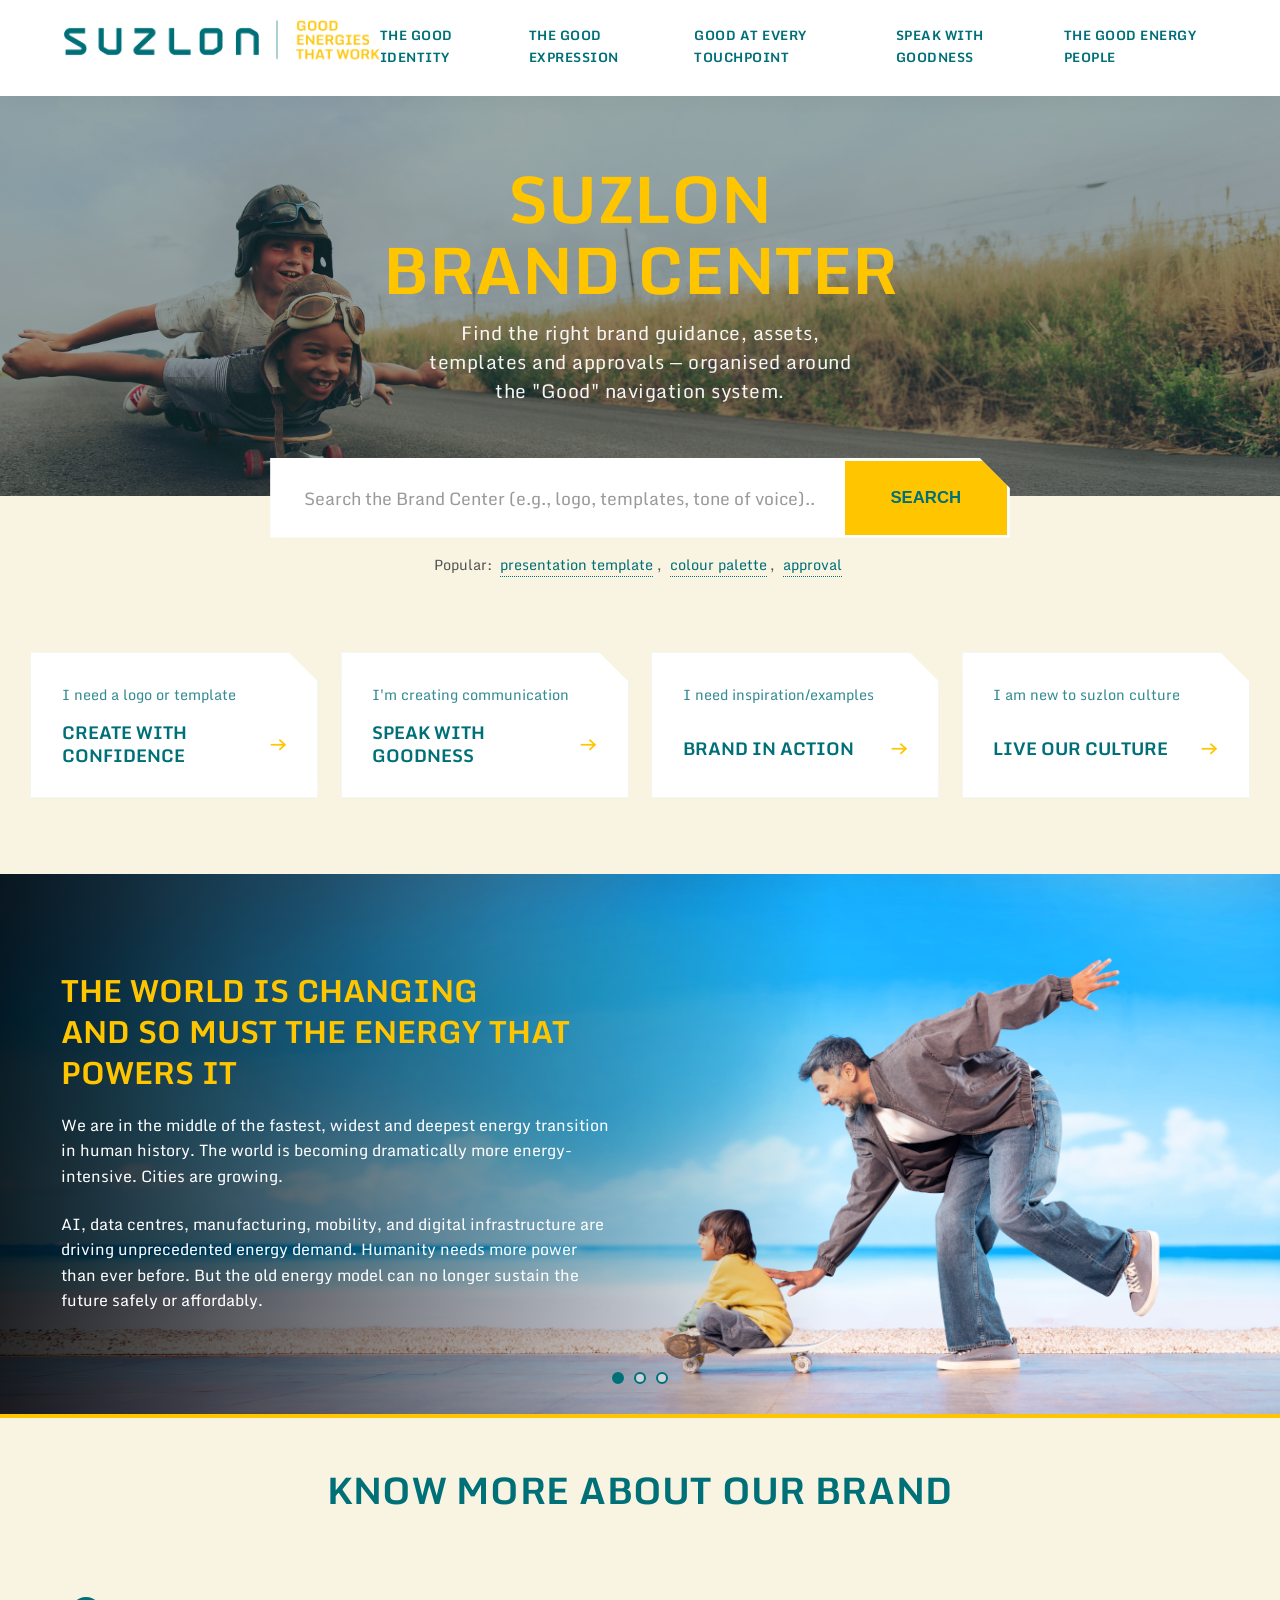
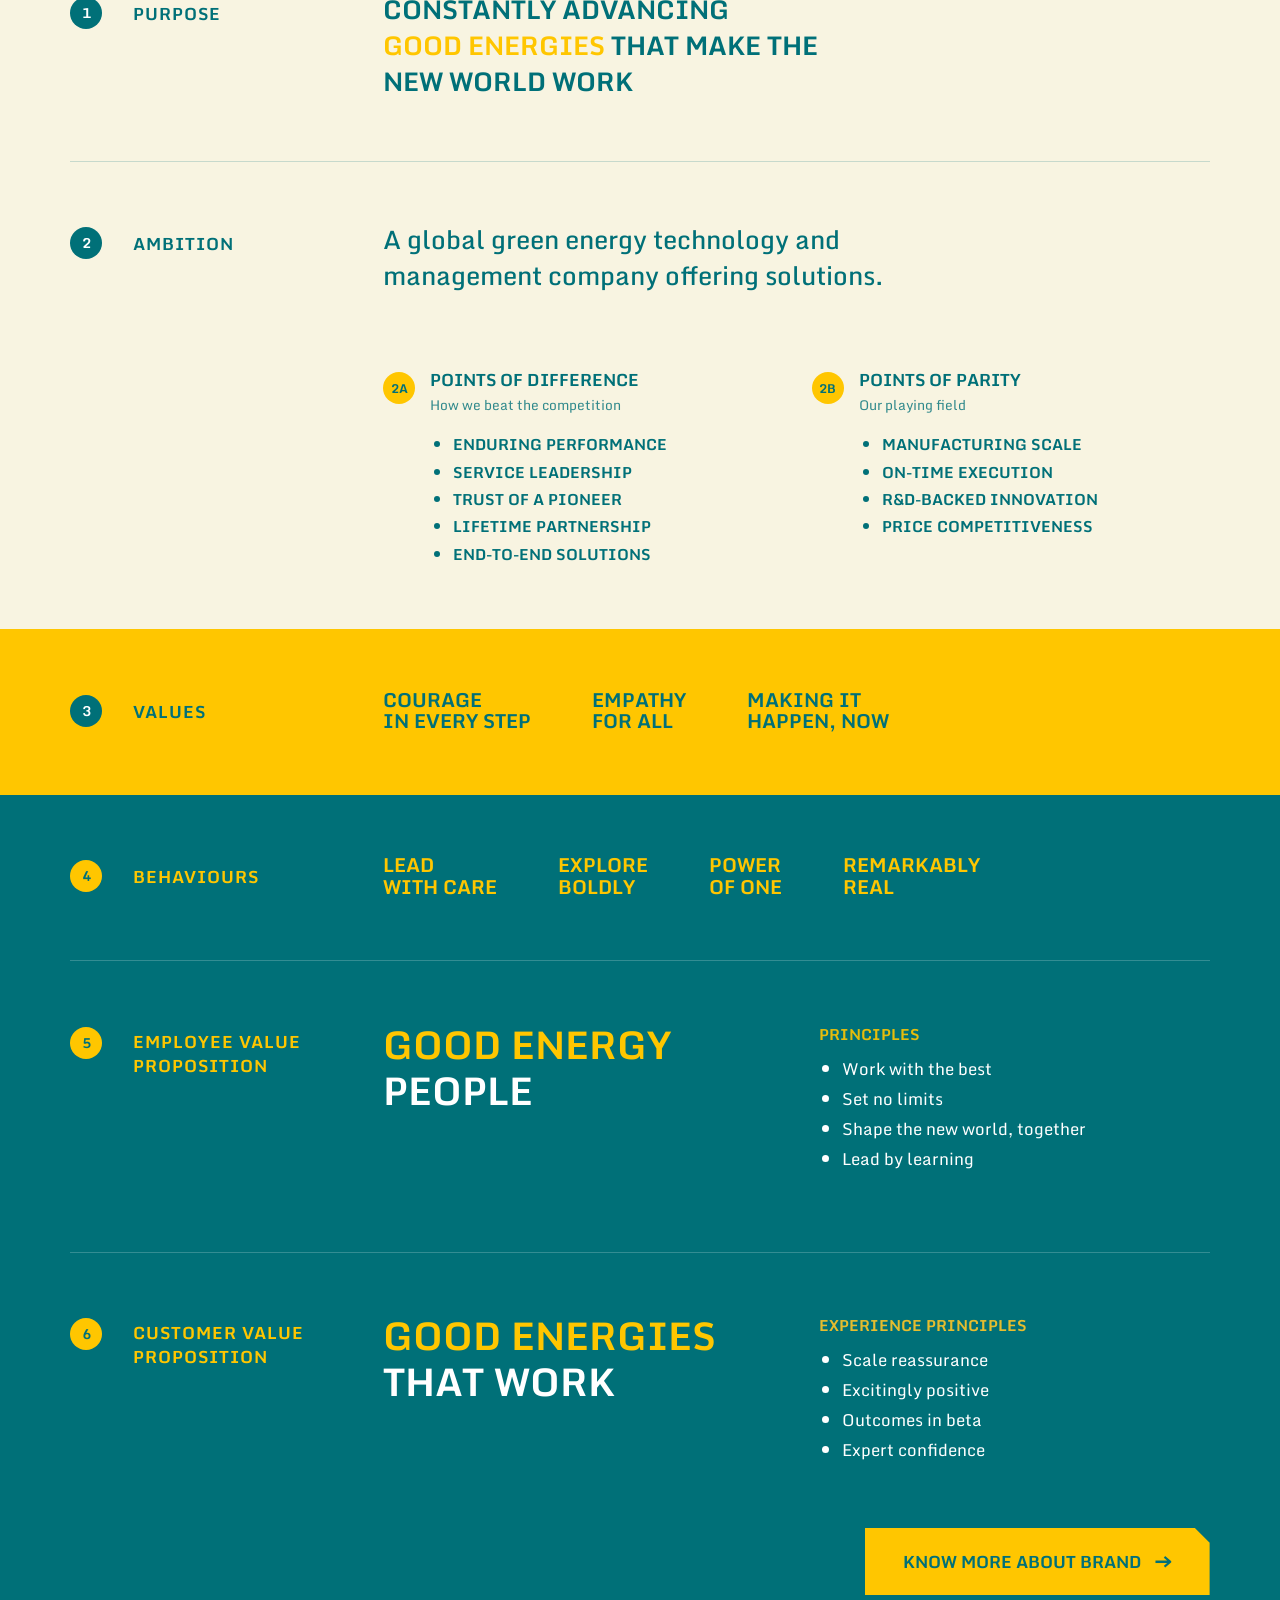
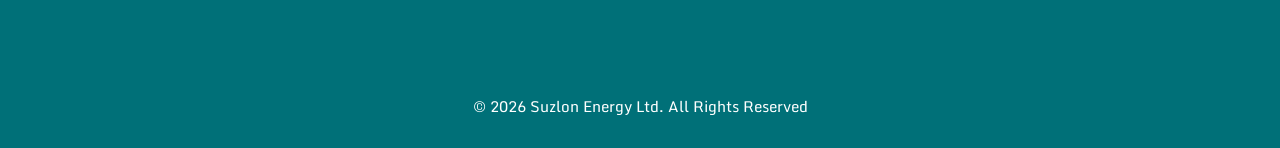
<file: index.html>
<!DOCTYPE html>
<html lang="en">
<head>
    <meta charset="UTF-8">
    <meta name="viewport" content="width=device-width, initial-scale=1.0">
    <title>Suzlon Brand Centre</title>
    
    <!-- Mandatory Primary Typeface: Monda -->
    <link rel="preconnect" href="https://fonts.googleapis.com">
    <link rel="preconnect" href="https://fonts.gstatic.com" crossorigin>
    <link href="https://fonts.googleapis.com/css2?family=Monda:wght@400;500;600;700&display=swap" rel="stylesheet">
    
    <!-- External Stylesheet -->
    <link rel="stylesheet" href="style.css">
</head>
<body>
    <!-- Global Navigation -->
<header class="main-header">
    <div class="logo">
        <!-- Logo links back to the main homepage. Primary version: Teal on light background -->
        <a href="index.html">
            <img src="Homepage Images/Asset 1@2x-8.png" alt="Suzlon Logo" style="height: 45px; border: none;">
        </a>
    </div>
      <nav class="nav-links">
        
        <a href="TheGoodIdentity.html" >The Good Identity</a>
            <a href="TheGoodExpression.html" >The Good Expression</a>
            <a href="touchpoints.html" >Good at Every Touchpoint</a>
			<a href="thegoodvoice.html" >Speak with Goodness</a>
			<a href="good-energy-people.html" >The Good Energy People</a>
    </nav>
</header>

    <main>
        
        <!-- Modern Hero Banner -->
       <section class="video-banner">
    <img src="Homepage Images/Main Banner.jpg" alt="Our Brand Banner" class="bg-video">
    <div class="video-overlay"></div>
    <div class="banner-content">
        <h1>Suzlon</br>Brand Center</h1>
		   <p>Find the right brand guidance, assets,</br> templates and approvals — organised around</br> the "Good" navigation system.</p>
<!--        <div class="brand-promise-tag">GOOD ENERGIES THAT WORK</div>-->
    </div>
</section>

       <!-- Floating Global Search Component -->
<div class="search-container" style="position: relative;">
    <div class="search-box cut-top-right">
        <!-- Added ID and autocomplete="off" -->
        <input type="text" id="brandSearchInput" placeholder="Search the Brand Center (e.g., logo, templates, tone of voice)..." autocomplete="off">
        <!-- Added ID -->
        <button id="brandSearchBtn">Search</button>
    </div>
    
    <!-- NEW: Dropdown container for live results -->
    <div id="brandSearchResults" class="search-results-dropdown"></div>

    <!-- Updated hrefs to actually work! -->
    <div class="search-hint">Popular: <a href="touchpoints.html">presentation template</a>, <a href="visualidentity.html">colour palette</a>, <a href="mailto:corpcom@suzlon.com">approval</a></div>
</div>

        <!-- Priority User Journeys -->
        <section class="journeys-section">
            
            <div class="journeys-grid">
<!--
                <a href="#" class="journey-card cut-bottom-left">
                    <span class="need">I'm new to Suzlon brand</span>
                    <div class="action-row">
                        <span class="action">Start with Good</span>
                        <span class="arrow">&rarr;</span>
                    </div>
                </a>
-->
                <a href="TheGoodIdentity.html" class="journey-card cut-top-right">
                    <span class="need">I need a logo or template</span>
                    <div class="action-row">
                        <span class="action">Create with Confidence</span>
                        <span class="arrow">&rarr;</span>
                    </div>
                </a>
                <a href="thegoodvoice.html" class="journey-card cut-top-right">
                    <span class="need">I'm creating communication</span>
                    <div class="action-row">
                        <span class="action">Speak with Goodness</span>
                        <span class="arrow">&rarr;</span>
                    </div>
                </a>
                <a href="touchpoints.html" class="journey-card cut-top-right">
                    <span class="need">I need inspiration/examples</span>
                    <div class="action-row">
                        <span class="action">Brand in Action</span>
                        <span class="arrow">&rarr;</span>
                    </div>
                </a>
                <a href="good-energy-people.html" class="journey-card cut-top-right">
                    <span class="need">I am new to suzlon culture</span>
                    <div class="action-row">
                        <span class="action">Live our culture</span>
                        <span class="arrow">&rarr;</span>
                    </div>
                </a>
            </div>

        </section>

		<!-- ==========================================
     MANIFESTO CAROUSEL (Combines Sec 3, 6, 7)
=========================================== -->
<section class="manifesto-carousel">
    
    <div class="carousel-track" id="manifestoTrack">
        
        <!-- SLIDE 1 (Former Section 3) -->
       
<!-- SLIDE 1 (Full Height Image & Exact Text) -->
        <div class="carousel-slide" style="background-image: linear-gradient(to right, rgba(0, 0, 0, 0.85) 0%, rgba(0, 0, 0, 0) 65%), url('Homepage%20Images/Manifesto%20Image.png'); background-size: cover; background-position: center; width: 100%; min-height: 60vh; position: relative; display: flex; align-items: center; box-sizing: border-box;">
            
            <div class="evolving-content-wrapper" style="display: flex; align-items: center; justify-content: flex-start; width: 100%; max-width: 1650px; margin: 0 auto; padding: 0 4rem; box-sizing: border-box;">
                
                <div class="evolving-text-group" style="text-align: left; max-width: 550px;">
                    <h2>
                        <span style="color:#FFC600; font-size: 2rem; line-height: 2.5rem;">THE WORLD IS CHANGING</span><br>
                        <span style="color:#FFC600; font-size: 2rem; line-height: 2.5rem;">AND SO MUST THE ENERGY THAT POWERS IT</span>
                    </h2>
                    <p style="font-size: 1.05rem; line-height: 1.6; color: #FFFFFF; margin-bottom: 1.5rem; font-weight: 400;">
                        We are in the middle of the fastest, widest and deepest energy transition in human history. The world is becoming dramatically more energy-intensive. Cities are growing.
                    </p>
                    <p style="font-size: 1.05rem; line-height: 1.6; color: #FFFFFF; margin-bottom: 1.5rem; font-weight: 400;">
                        AI, data centres, manufacturing, mobility, and digital infrastructure are driving unprecedented energy demand. Humanity needs more power than ever before. But the old energy model can no longer sustain the future safely or affordably.
                    </p>
                </div>
                
            </div>
        </div>

<!-- SLIDE 2 (Former Section 6) -->
        <div class="carousel-slide" style="background-image: linear-gradient(to right, rgba(0, 0, 0, 0.85) 0%, rgba(0, 0, 0, 0) 65%), url('Homepage Images/SUZLON IS EVOLVING (2).jpg'); background-size: cover; background-position: center; width: 100%; min-height: 60vh; position: relative; display: flex; align-items: center; box-sizing: border-box;">
            
            <div class="evolving-content-wrapper" style="display: flex; align-items: center; justify-content: flex-start; width: 100%; max-width: 1650px; margin: 0 auto; padding: 0 4rem; box-sizing: border-box;">
                
                <div class="evolving-text-group" style="text-align: left; max-width: 650px;">
                    <p class="body-desc">Wind, solar, battery storage, digital intelligence, predictive analytics, and grid-smart controls must now work together as one coordinated system to deliver flexible, stable, round-the-clock renewable power.</p>
                    <h2 style="color: white; font-size: 2rem; line-height: 2.5rem">THAT'S WHY <span class="highlight-yellow"><br>SUZLON IS EVOLVING.</span><br> TO REFLECT THIS LARGER SHIFT<br> IN THE ENERGY WORLD.</h2>
                    <p class="history-desc">Three decades ago, Suzlon pioneered wind energy in India at a time when renewable energy itself was still emerging.</p>
                    <p class="history-desc">We built deep expertise across wind technology, manufacturing, development, EPC, and lifecycle services. But the future of energy now demands more than standalone wind solutions.</p>
                </div>
                
            </div>
        </div>

        <!-- SLIDE 3 (Former Section 7) -->
        <div class="carousel-slide" style="background-image: linear-gradient(to right, rgba(0, 0, 0, 0.8) 0%, rgba(0, 0, 0, 0) 55%), url('Homepage%20Images/WindSolarStorage%202.jpg'); background-size: cover; background-position: center; width: 100%; min-height: 60vh; position: relative; display: flex; align-items: center; box-sizing: border-box;">
            
            <div class="evolving-content-wrapper" style="display: flex; align-items: center; justify-content: flex-start; width: 100%; max-width: 1650px; margin: 0 auto; padding: 0 4rem; box-sizing: border-box;">
                
                <div class="evolving-text-group" style="text-align: left; max-width: 750px;">
                    <h2>
                        <span style="color: #FFC600; font-size: 2rem; line-height: 2.5rem">THAT'S WHY TO SOLVE <br> THE MODERN ENERGY CHALLENGE,</span><br>
                        <span style="color: white; font-size: 2rem; line-height: 2.5rem">SUZLON IS NOW A FULL-STACK <br> RENEWABLE ENERGY SOLUTIONS<br>CONGLOMERATE.</span>
                    </h2>
                </div>
                
            </div>
        </div>

    <!-- Controls -->
<!--
    <button class="carousel-btn prev-btn" id="prevSlide">&#10094;</button>
    <button class="carousel-btn next-btn" id="nextSlide">&#10095;</button>
-->
    <div class="carousel-dots" id="carouselDots">
        <div class="dot active" data-index="0"></div>
        <div class="dot" data-index="1"></div>
        <div class="dot" data-index="2"></div>
    </div>

</section>

<!-- ==========================================
     SECTION 10: BRAND ON A PAGE (Strict 3-Column Left-Aligned Layout)
=========================================== -->
<section class="boap-framework" style="font-family: 'Monda', sans-serif;">
    
   <div class="boap-row-light" style="background-color: #F8F4E1; padding: 3rem 0 1rem 0;">
        <!-- Changed text-align to center -->
        <div class="boap-container" style="max-width: 1200px; margin: 0 auto; padding: 0rem; text-align: center;">
            <!-- Changed transform-origin to center center -->
            <div class="boap-text" style="display: inline-block; transform: scale(0.8); transform-origin: center center;">
                <h2 class="main-heading" style="margin: 0;">
                    <span class="teal-text" style="font-size: 3rem; color: #007078;">know more about our brand</span>
                </h2>
            </div>
        </div>
    </div>

    <!-- LIGHT SECTION: Purpose, Ambition & Points -->
    <div style="background-color: #F8F4E1; padding: 4rem 0;">
        <div class="boap-container" style="max-width: 1200px; margin: 0 auto; display: flex; flex-direction: column; gap: 4rem; padding: 0 2rem;">

            <!-- 1. PURPOSE -->
            <div style="display: flex; align-items: flex-start; gap: 2rem; border-bottom: 1px solid rgba(0, 112, 120, 0.2); padding-bottom: 4rem; width: 100%; flex-wrap: wrap;">
                <!-- Column 1: Number -->
                <div style="flex: 0 0 auto; margin-top: 5px;">
                    <span style="width: 32px; height: 32px; background: #007078; color: #fff; border-radius: 50%; display: flex; justify-content: center; align-items: center; font-size: 0.9rem; font-weight: 700;">1</span>
                </div>
                <!-- Column 2: Header -->
                <div style="flex: 0 0 220px; margin-top: 8px;">
                    <strong style="color: #007078; letter-spacing: 1px; font-size: 1.1rem;">PURPOSE</strong>
                </div>
                <!-- Column 3: Content -->
                <div style="flex: 1; min-width: 300px; text-align: left;">
                    <h2 style="color: #007078; font-size: clamp(1.4rem, 2vw, 1.8rem); font-weight: 700; margin: 0; line-height: 1.4;">
                        CONSTANTLY ADVANCING<br>
                        <span style="color: #FFC600;">GOOD ENERGIES</span> THAT MAKE THE<br>
                        NEW WORLD WORK
                    </h2>
                </div>
            </div>

            <!-- 2. AMBITION & POINTS -->
            <div style="display: flex; align-items: flex-start; gap: 2rem; width: 100%; flex-wrap: wrap;">
                <!-- Column 1: Number -->
                <div style="flex: 0 0 auto; margin-top: 5px;">
                    <span style="width: 32px; height: 32px; background: #007078; color: #fff; border-radius: 50%; display: flex; justify-content: center; align-items: center; font-size: 0.9rem; font-weight: 700;">2</span>
                </div>
                <!-- Column 2: Header -->
                <div style="flex: 0 0 220px; margin-top: 8px;">
                    <strong style="color: #007078; letter-spacing: 1px; font-size: 1.1rem;">AMBITION</strong>
                </div>
                <!-- Column 3: Content -->
                <div style="flex: 1; min-width: 300px; text-align: left;">
                    <h3 style="color: #007078; font-size: clamp(1.4rem, 2vw, 1.8rem); font-weight: 500; margin: 0; line-height: 1.4;">A global green energy technology and<br>management company offering solutions.</h3>
                    
                    <!-- 2A & 2B Nested Framework -->
                    <!-- 2A & 2B Nested Framework (No Overlap) -->
                    <!-- Increased gap to 3rem -->
                    <div style="display: flex; gap: 3rem; flex-wrap: wrap; margin-top: 2.5rem; color: #007078;">
                        
                        <!-- 2A POINTS OF DIFFERENCE -->
                        <!-- Increased min-width to 460px -->
                       <!-- 2A & 2B Nested Framework (Split-List Layout) -->
                   <!-- 2A & 2B Nested Framework (Forced Side-by-Side & Single-Line Text) -->
                    <div style="display: flex; gap: 2rem; flex-wrap: wrap; margin-top: 2.5rem; color: #007078;">
                        
                        <!-- 2A POINTS OF DIFFERENCE -->
                        <div style="flex: 1; min-width: 390px; display: flex; align-items: flex-start; gap: 1rem;">
                            <div style="flex: 0 0 auto; margin-top: 2px;">
                                <span style="width: 32px; height: 32px; background: #FFC600; color: #007078; border-radius: 50%; display: flex; justify-content: center; align-items: center; font-size: 0.8rem; font-weight: 700;">2A</span>
                            </div>
                            <div style="flex: 1; display: flex; gap: 1rem; flex-wrap: wrap;">
                                <!-- Increased width to 200px and added nowrap -->
                                <div style="flex: 0 0 200px; text-align: left;">
                                    <strong style="font-size: 1.1rem; display: block; line-height: 1.2; white-space: nowrap;">POINTS OF DIFFERENCE</strong>
                                    <span style="opacity: 0.8; font-size: 0.9rem; display: block; margin-top: 4px; white-space: nowrap;">How we beat the competition</span>
                                </div>
                                <div style="flex: 1; min-width: 140px; text-align: left;">
                                    <ul style="list-style: disc; padding: 0 0 0 1.5rem; font-weight: 700; line-height: 1.8; margin: 0;">
                                        <li>ENDURING PERFORMANCE</li>
                                        <li>SERVICE LEADERSHIP</li>
                                        <li>TRUST OF A PIONEER</li>
                                        <li>LIFETIME PARTNERSHIP</li>
                                        <li>END-TO-END SOLUTIONS</li>
                                    </ul>
                                </div>
                            </div>
                        </div>
                        
                        <!-- 2B POINTS OF PARITY -->
                        <div style="flex: 1; min-width: 390px; display: flex; align-items: flex-start; gap: 1rem;">
                            <div style="flex: 0 0 auto; margin-top: 2px;">
                                <span style="width: 32px; height: 32px; background: #FFC600; color: #007078; border-radius: 50%; display: flex; justify-content: center; align-items: center; font-size: 0.8rem; font-weight: 700;">2B</span>
                            </div>
                            <div style="flex: 1; display: flex; gap: 1rem; flex-wrap: wrap;">
                                <!-- Increased width to 200px and added nowrap -->
                                <div style="flex: 0 0 200px; text-align: left;">
                                    <strong style="font-size: 1.1rem; display: block; line-height: 1.2; white-space: nowrap;">POINTS OF PARITY</strong>
                                    <span style="opacity: 0.8; font-size: 0.9rem; display: block; margin-top: 4px; white-space: nowrap;">Our playing field</span>
                                </div>
                                <div style="flex: 1; min-width: 140px; text-align: left;">
                                    <ul style="list-style: disc; padding: 0 0 0 1.5rem; font-weight: 700; line-height: 1.8; margin: 0;">
                                        <li>MANUFACTURING SCALE</li>
                                        <li>ON-TIME EXECUTION</li>
                                        <li>R&D-BACKED INNOVATION</li>
                                        <li>PRICE COMPETITIVENESS</li>
                                    </ul>
                                </div>
                            </div>
                        </div>
                        
                    </div>
                        
                    </div>
                        
                    </div>
                        
                    </div>
                </div>
            </div>

    <!-- YELLOW SECTION: Values -->
    <div class="boap-row-yellow" style="background-color: #FFC600; padding: 4rem 0;">
        <div class="boap-container" style="max-width: 1200px; margin: 0 auto; padding: 0 2rem;">
            <div style="display: flex; align-items: flex-start; gap: 2rem; width: 100%; flex-wrap: wrap;">
                <!-- Column 1: Number -->
                <div style="flex: 0 0 auto; margin-top: 5px;">
                    <span style="width: 32px; height: 32px; background: #007078; color: #fff; border-radius: 50%; display: flex; justify-content: center; align-items: center; font-size: 0.9rem; font-weight: 700;">3</span>
                </div>
                <!-- Column 2: Header -->
                <div style="flex: 0 0 220px; margin-top: 8px;">
                    <strong style="color: #007078; letter-spacing: 1px; font-size: 1.1rem;">VALUES</strong>
                </div>
                <!-- Column 3: Content -->
                <div style="flex: 1; min-width: 300px; display: flex; gap: 4rem; flex-wrap: wrap; color: #007078; text-align: left;">
                    <h3 style="margin: 0; font-size: clamp(1.1rem, 1.5vw, 1.4rem); font-weight: 700; line-height: 1;">COURAGE<br><span style="font-weight: 400; font-size: clamp(1.1rem, 1.5vw, 1.4rem);font-weight: 700; line-height: 1.3;">IN EVERY STEP</span></h3>
                    <h3 style="margin: 0; font-size: clamp(1.1rem, 1.5vw, 1.4rem); font-weight: 700; line-height: 1;">EMPATHY<br><span style="font-weight: 400; font-size: clamp(1.1rem, 1.5vw, 1.4rem);font-weight: 700; line-height: 1.3;">FOR ALL</span></h3>
                    <h3 style="margin: 0; font-size: clamp(1.1rem, 1.5vw, 1.4rem); font-weight: 700; line-height: 1;">MAKING IT<br><span style="font-weight: 400; font-size: clamp(1.1rem, 1.5vw, 1.4rem);font-weight: 700; line-height: 1.3;">HAPPEN, NOW</span></h3>
                </div>
            </div>
        </div>
    </div>

    <!-- TEAL SECTION: Behaviours & Value Propositions -->
    <div class="boap-row-teal" style="background-color: #007078; padding: 4rem 0;">
        <div class="boap-container" style="max-width: 1200px; margin: 0 auto; display: flex; flex-direction: column; gap: 4rem; padding: 0 2rem;">
            
            <!-- 4. BEHAVIOURS -->
            <div style="display: flex; align-items: flex-start; gap: 2rem; width: 100%; border-bottom: 1px solid rgba(255, 255, 255, 0.2); padding-bottom: 4rem; flex-wrap: wrap;">
                <!-- Column 1: Number -->
                <div style="flex: 0 0 auto; margin-top: 5px;">
                    <span style="width: 32px; height: 32px; background: #FFC600; color: #007078; border-radius: 50%; display: flex; justify-content: center; align-items: center; font-size: 0.9rem; font-weight: 700;">4</span>
                </div>
                <!-- Column 2: Header -->
                <div style="flex: 0 0 220px; margin-top: 8px;">
                    <strong style="color: #FFC600; letter-spacing: 1px; font-size: 1.1rem;">BEHAVIOURS</strong>
                </div>
                <!-- Column 3: Content -->
                <div style="flex: 1; min-width: 300px; display: flex; gap: 4rem; flex-wrap: wrap; color: #FFC600; text-align: left;">
                    <h3 style="margin: 0; font-size: clamp(1.1rem, 1.5vw, 1.4rem); font-weight: 700; line-height: 1;">LEAD<br><span style="font-weight: 400; font-size: clamp(1.1rem, 1.5vw, 1.4rem);font-weight: 700; line-height: 1.3;">WITH CARE</span></h3>
                    <h3 style="margin: 0; font-size: clamp(1.1rem, 1.5vw, 1.4rem); font-weight: 700; line-height: 1;">EXPLORE<br><span style="font-weight: 400; font-size: clamp(1.1rem, 1.5vw, 1.4rem);font-weight: 700; line-height: 1.3;">BOLDLY</span></h3>
                    <h3 style="margin: 0; font-size: clamp(1.1rem, 1.5vw, 1.4rem); font-weight: 700; line-height: 1;">POWER<br><span style="font-weight: 400; font-size: clamp(1.1rem, 1.5vw, 1.4rem);font-weight: 700; line-height: 1.3;">OF ONE</span></h3>
                    <h3 style="margin: 0; font-size: clamp(1.1rem, 1.5vw, 1.4rem); font-weight: 700; line-height: 1;">REMARKABLY<br><span style="font-weight: 400; font-size: clamp(1.1rem, 1.5vw, 1.4rem);font-weight: 700; line-height: 1.3;">REAL</span></h3>
                </div>
            </div>

            <!-- 5. EMPLOYEE VALUE PROPOSITION -->
            <div style="display: flex; align-items: flex-start; gap: 2rem; width: 100%; border-bottom: 1px solid rgba(255, 255, 255, 0.2); padding-bottom: 4rem; flex-wrap: wrap;">
                <!-- Column 1: Number -->
                <div style="flex: 0 0 auto; margin-top: 5px;">
                    <span style="width: 32px; height: 32px; background: #FFC600; color: #007078; border-radius: 50%; display: flex; justify-content: center; align-items: center; font-size: 0.9rem; font-weight: 700;">5</span>
                </div>
                <!-- Column 2: Header -->
                <div style="flex: 0 0 220px; margin-top: 8px;">
                    <strong style="color: #FFC600; letter-spacing: 1px; font-size: 1.1rem; line-height: 1.4; display: block;">EMPLOYEE VALUE<br>PROPOSITION</strong>
                </div>
                <!-- Column 3: Content (Split into Headline & List) -->
                <div style="flex: 1; min-width: 300px; display: flex; gap: 3rem; flex-wrap: wrap; text-align: left;">
                    <div style="flex: 1; min-width: 250px;">
                        <h2 style="color: #FFC600; font-size: clamp(2rem, 3vw, 2.5rem); margin: 0; line-height: 1.2;">GOOD ENERGY<br><span style="color: #ffffff;">PEOPLE</span></h2>
                    </div>
                    <div style="flex: 1; min-width: 250px;">
                        <strong style="color: #FFC600; font-size: 1rem; opacity: 0.9;">PRINCIPLES</strong>
                        <ul style="list-style: disc; padding: 0 0 0 1.5rem; color: #ffffff; line-height: 1.8; margin-top: 0.5rem; font-size: 1.1rem;">
                            <li>Work with the best</li>
                            <li>Set no limits</li>
                            <li>Shape the new world, together</li>
                            <li>Lead by learning</li>
                        </ul>
                    </div>
                </div>
            </div>

            <!-- 6. CUSTOMER VALUE PROPOSITION -->
            <div style="display: flex; align-items: flex-start; gap: 2rem; width: 100%; flex-wrap: wrap;">
                <!-- Column 1: Number -->
                <div style="flex: 0 0 auto; margin-top: 5px;">
                    <span style="width: 32px; height: 32px; background: #FFC600; color: #007078; border-radius: 50%; display: flex; justify-content: center; align-items: center; font-size: 0.9rem; font-weight: 700;">6</span>
                </div>
                <!-- Column 2: Header -->
                <div style="flex: 0 0 220px; margin-top: 8px;">
                    <strong style="color: #FFC600; letter-spacing: 1px; font-size: 1.1rem; line-height: 1.4; display: block;">CUSTOMER VALUE<br>PROPOSITION</strong>
                </div>
                <!-- Column 3: Content (Split into Headline & List) -->
                <div style="flex: 1; min-width: 300px; display: flex; gap: 3rem; flex-wrap: wrap; text-align: left;">
                    <div style="flex: 1; min-width: 250px;">
                        <h2 style="color: #FFC600; font-size: clamp(2rem, 3vw, 2.5rem); margin: 0; line-height: 1.2;">GOOD ENERGIES<br><span style="color: #ffffff;">THAT WORK</span></h2>
                    </div>
                    <div style="flex: 1; min-width: 250px; display: flex; justify-content: space-between; align-items: flex-end; flex-wrap: wrap; gap: 2rem;">
    
    <!-- Left Side: Heading and List -->
    <div>
        <strong style="color: #FFC627; font-size: 1rem; opacity: 0.9;">EXPERIENCE PRINCIPLES</strong>
        <ul style="list-style: disc; padding: 0 0 0 1.5rem; color: #ffffff; line-height: 1.8; margin-top: 0.5rem; font-size: 1.1rem;">
            <li>Scale reassurance</li>
            <li>Excitingly positive</li>
            <li>Outcomes in beta</li>
            <li>Expert confidence</li>
        </ul>
    </div>

   

</div>
					 <!-- Right Side: Download Button -->
<div style="margin-bottom: 0.5rem; display: flex; justify-content: flex-end; width: 100%;">
        <!-- Add your actual download link inside the href below -->
        <a href="#" class="contact-btn">
            Know more about Brand <span class="arrow">&rarr;</span>
        </a>
    </div>
                </div>
            </div>

        </div>
    </div>

</section>
<!-- ========================================== -->
<!-- ========================================== -->

    </main>
    
    <!-- Support / Contact Section -->
    <footer class="support-section">
       
         
			<p>© 2026 Suzlon Energy Ltd. All Rights Reserved</p>
            
        
    </footer>
		<script>
document.addEventListener('DOMContentLoaded', () => {
    
    // The content index for your site
    const searchIndex = [
        {
            title: "The Good Expression",
            url: "TheGoodExpression.html",
            description: "Icons, photography style, motion principles, and layout grids.",
            keywords: "icon, dual tone, photography, images, warmth, motion, layout, grid, system"
        },
        {
            title: "Speak with Goodness (Tone of Voice)",
            url: "thegoodvoice.html",
            description: "Verbal identity, grammar, and writing style guidelines.",
            keywords: "voice, tone, writing, grammar, checklist, active voice, copy, messaging"
        },
        {
            title: "The Good Energy People",
            url: "good-energy-people.html",
            description: "Culture, EVP, Values, Behaviours, and Recruitment assets.",
            keywords: "people, culture, video, film, evp, employer brand, values, behaviours, recruitment, posters"
        },
        {
            title: "Good at Every Touchpoint",
            url: "touchpoints.html",
            description: "Download PPT, Word, and digital UI templates.",
            keywords: "templates, presentation template, ready to use, ppt, powerpoint, word, document, ui, physical, operations, signage"
        },
        {
            title: "The Visual Identity",
            url: "TheGoodIdentity.html",
            description: "Logos, colour palettes, typography, and core brand identity.",
            keywords: "logo, colours, colour palette, fonts, typography, identity, brand, yellow, teal"
        }
    ];

    const searchInput = document.getElementById('brandSearchInput');
    const searchBtn = document.getElementById('brandSearchBtn');
    const searchDropdown = document.getElementById('brandSearchResults');

    if (searchInput && searchDropdown) {
        
        const performSearch = () => {
            const query = searchInput.value.toLowerCase().trim();
            
            if (query.length === 0) {
                searchDropdown.innerHTML = '';
                searchDropdown.classList.remove('active');
                return;
            }

            const results = searchIndex.filter(item => {
                return item.title.toLowerCase().includes(query) || 
                       item.keywords.toLowerCase().includes(query) || 
                       item.description.toLowerCase().includes(query);
            });

            searchDropdown.innerHTML = '';
            
            if (results.length > 0) {
                results.forEach(item => {
                    const link = document.createElement('a');
                    link.href = item.url;
                    link.className = 'search-result-item';
                    link.innerHTML = `
                        <span class="search-result-title">${item.title}</span>
                        <span class="search-result-desc">${item.description}</span>
                    `;
                    searchDropdown.appendChild(link);
                });
            } else {
                searchDropdown.innerHTML = `<div class="no-results">No results found for "${query}"</div>`;
            }

            searchDropdown.classList.add('active');
        };

        // Trigger on typing
        searchInput.addEventListener('input', performSearch);
        
        // Trigger on button click
        if(searchBtn) {
            searchBtn.addEventListener('click', (e) => {
                e.preventDefault();
                performSearch();
            });
        }

        // Close when clicking outside
        document.addEventListener('click', function(e) {
            if (!searchInput.contains(e.target) && !searchDropdown.contains(e.target) && (!searchBtn || !searchBtn.contains(e.target))) {
                searchDropdown.classList.remove('active');
            }
        });
        
        // Re-open if input clicked
        searchInput.addEventListener('click', function() {
            if (this.value.trim().length > 0) {
                searchDropdown.classList.add('active');
            }
        });
    }
});
			// --- MANIFESTO CAROUSEL LOGIC ---
    const track = document.getElementById('manifestoTrack');
    const dots = document.querySelectorAll('.dot');
    const prevBtn = document.getElementById('prevSlide');
    const nextBtn = document.getElementById('nextSlide');
    let currentSlide = 0;
    const totalSlides = 3;

    if (track && dots.length > 0) {
        const updateCarousel = (index) => {
            // Slide the track
            track.style.transform = `translateX(-${index * 100}%)`;
            // Update active dot
            dots.forEach(dot => dot.classList.remove('active'));
            dots[index].classList.add('active');
        };

        const nextSlide = () => {
            currentSlide = (currentSlide === totalSlides - 1) ? 0 : currentSlide + 1;
            updateCarousel(currentSlide);
        };

        const prevSlideFunc = () => {
            currentSlide = (currentSlide === 0) ? totalSlides - 1 : currentSlide - 1;
            updateCarousel(currentSlide);
        };

        // Button Listeners
//        nextBtn.addEventListener('click', nextSlide);
//        prevBtn.addEventListener('click', prevSlideFunc);

        // Dot Listeners
        dots.forEach(dot => {
            dot.addEventListener('click', (e) => {
                currentSlide = parseInt(e.target.getAttribute('data-index'));
                updateCarousel(currentSlide);
            });
        });

        // Optional: Auto-play every 6 seconds (Remove if you don't want it to auto-slide)
        setInterval(nextSlide, 4000);
    }
</script>
</body>
</html>
</file>
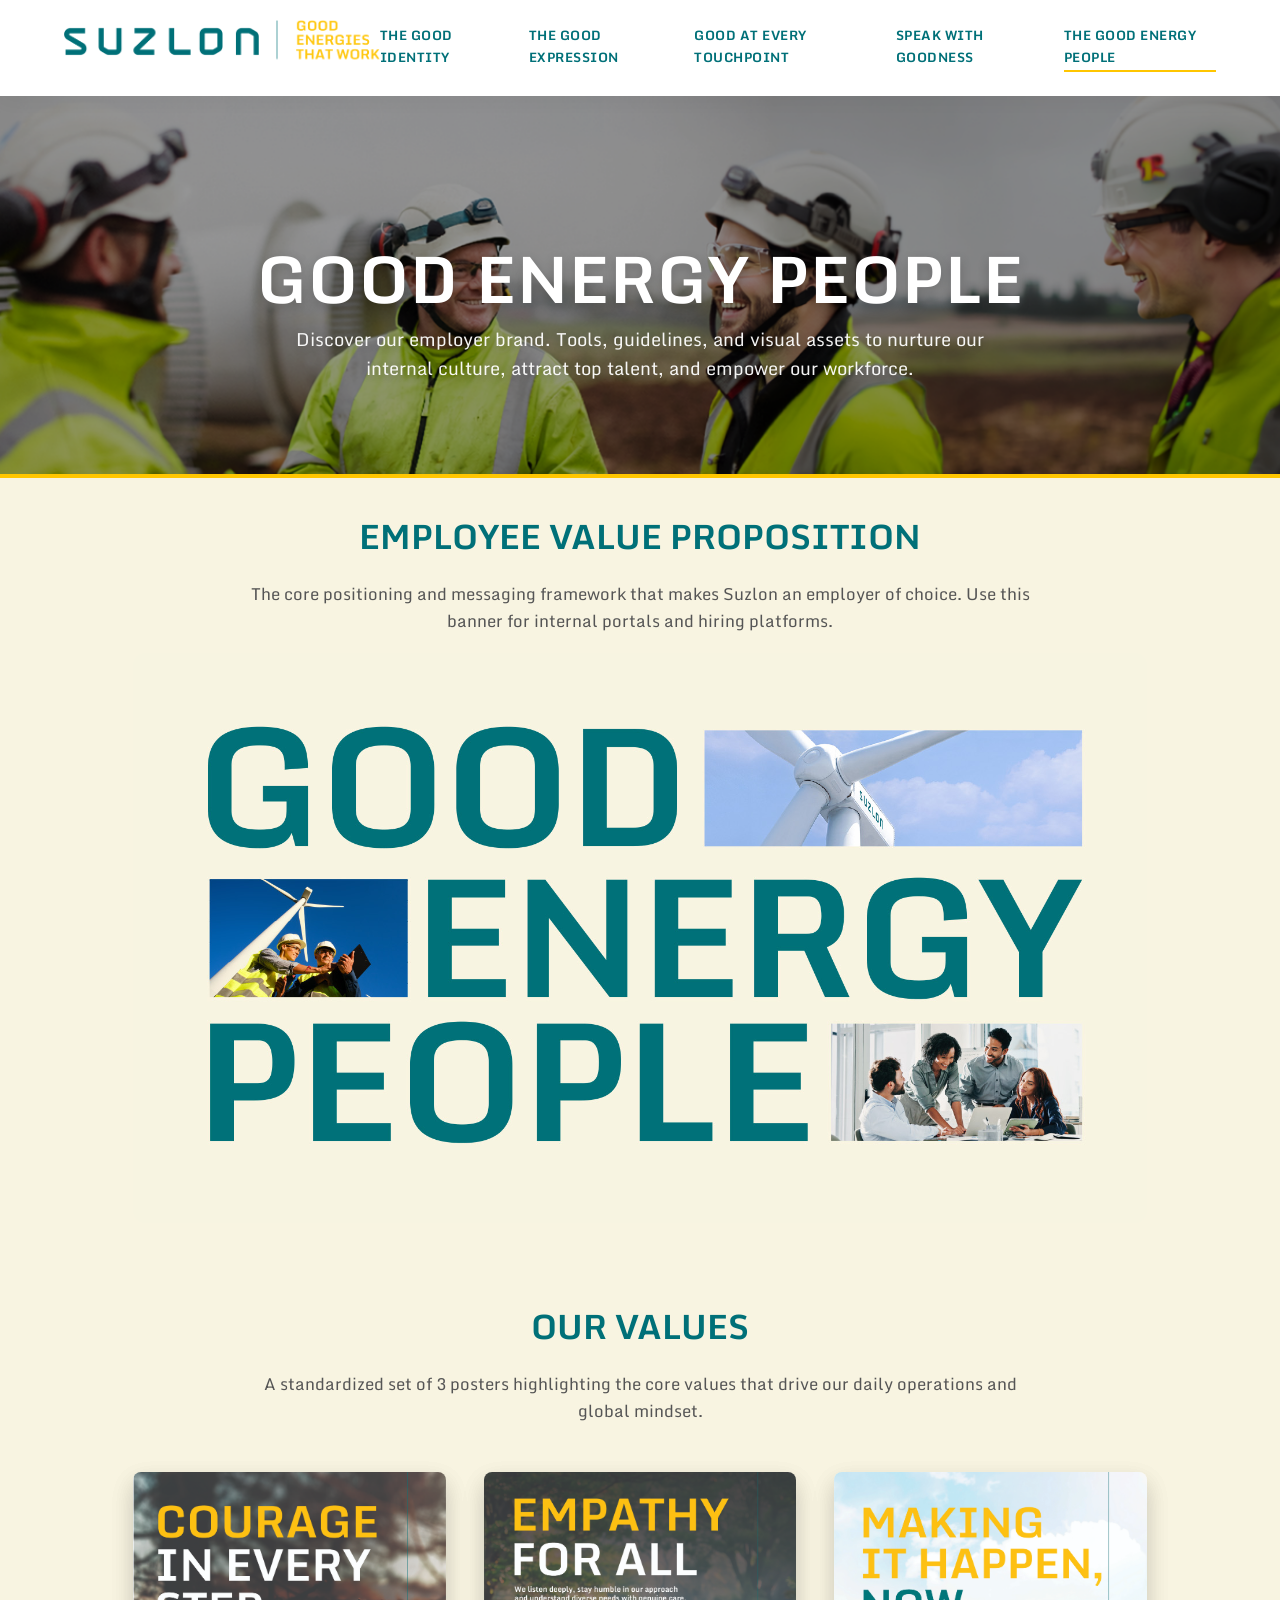
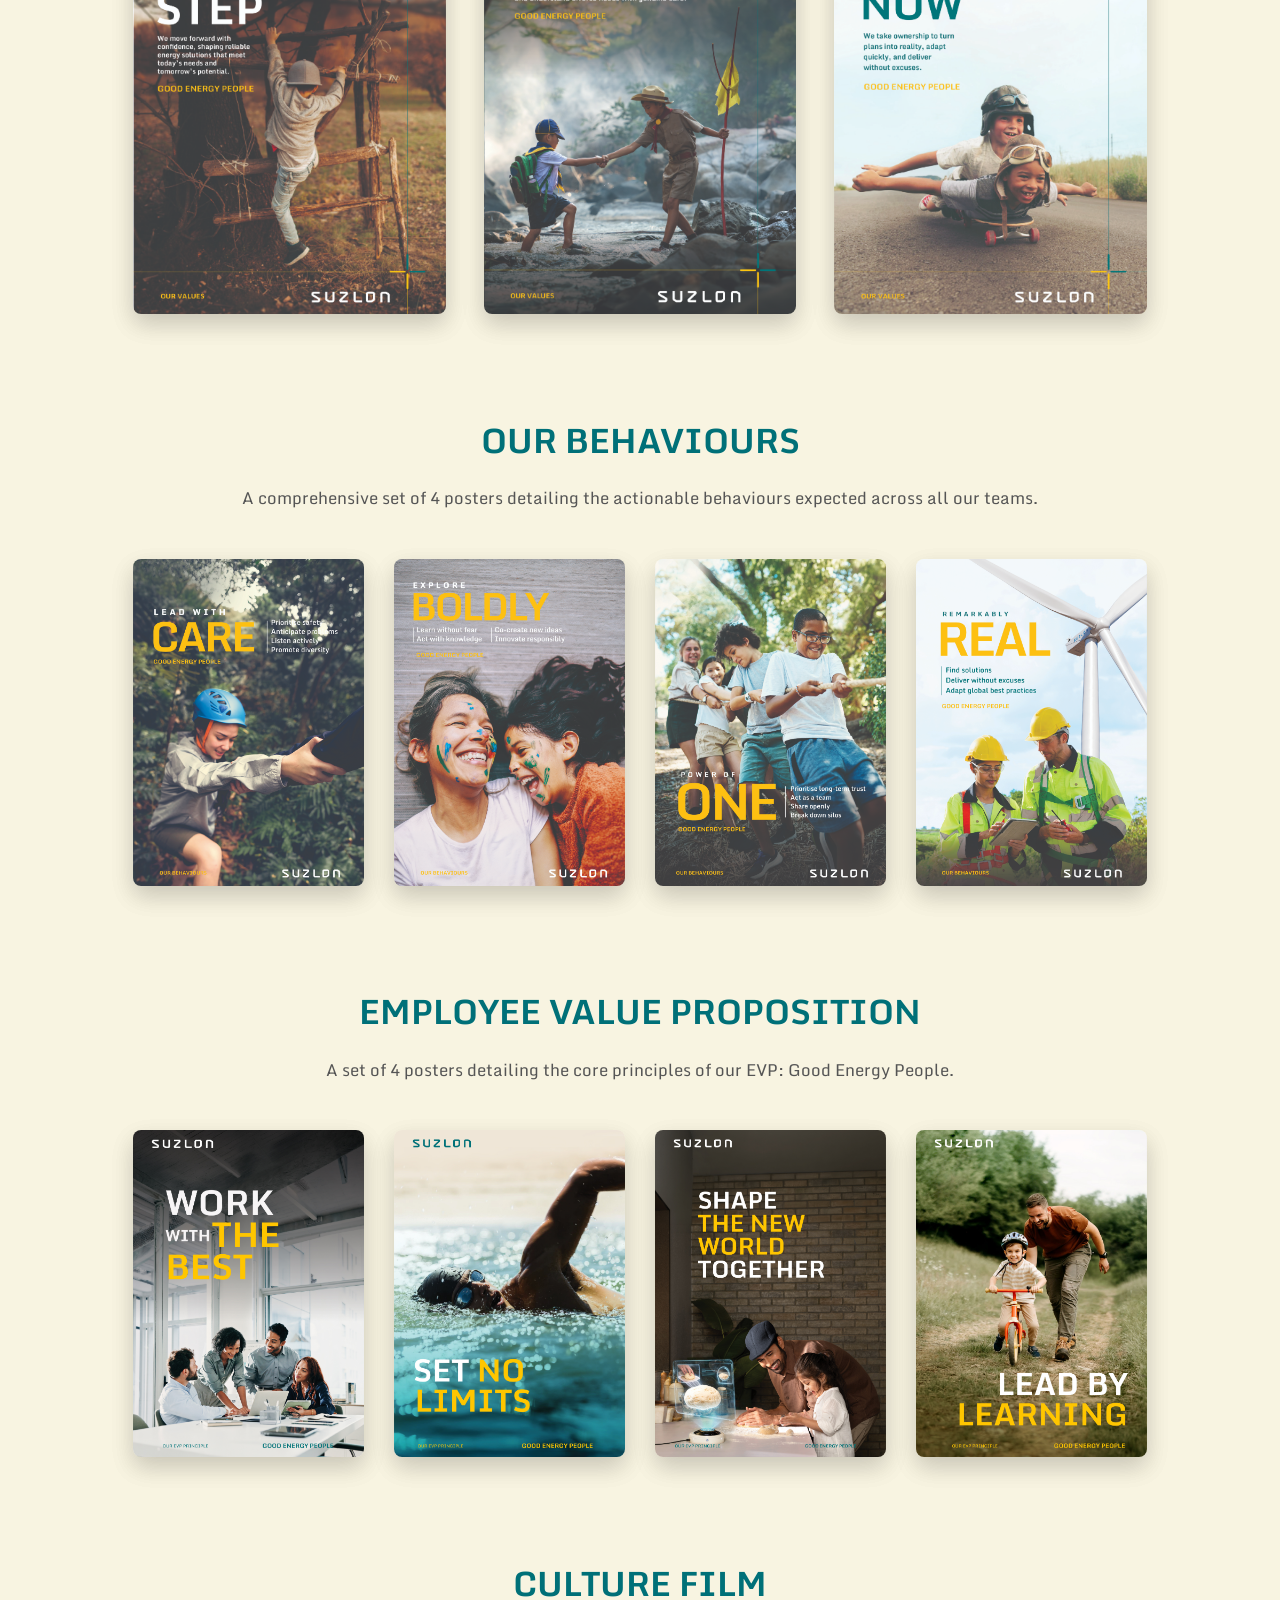
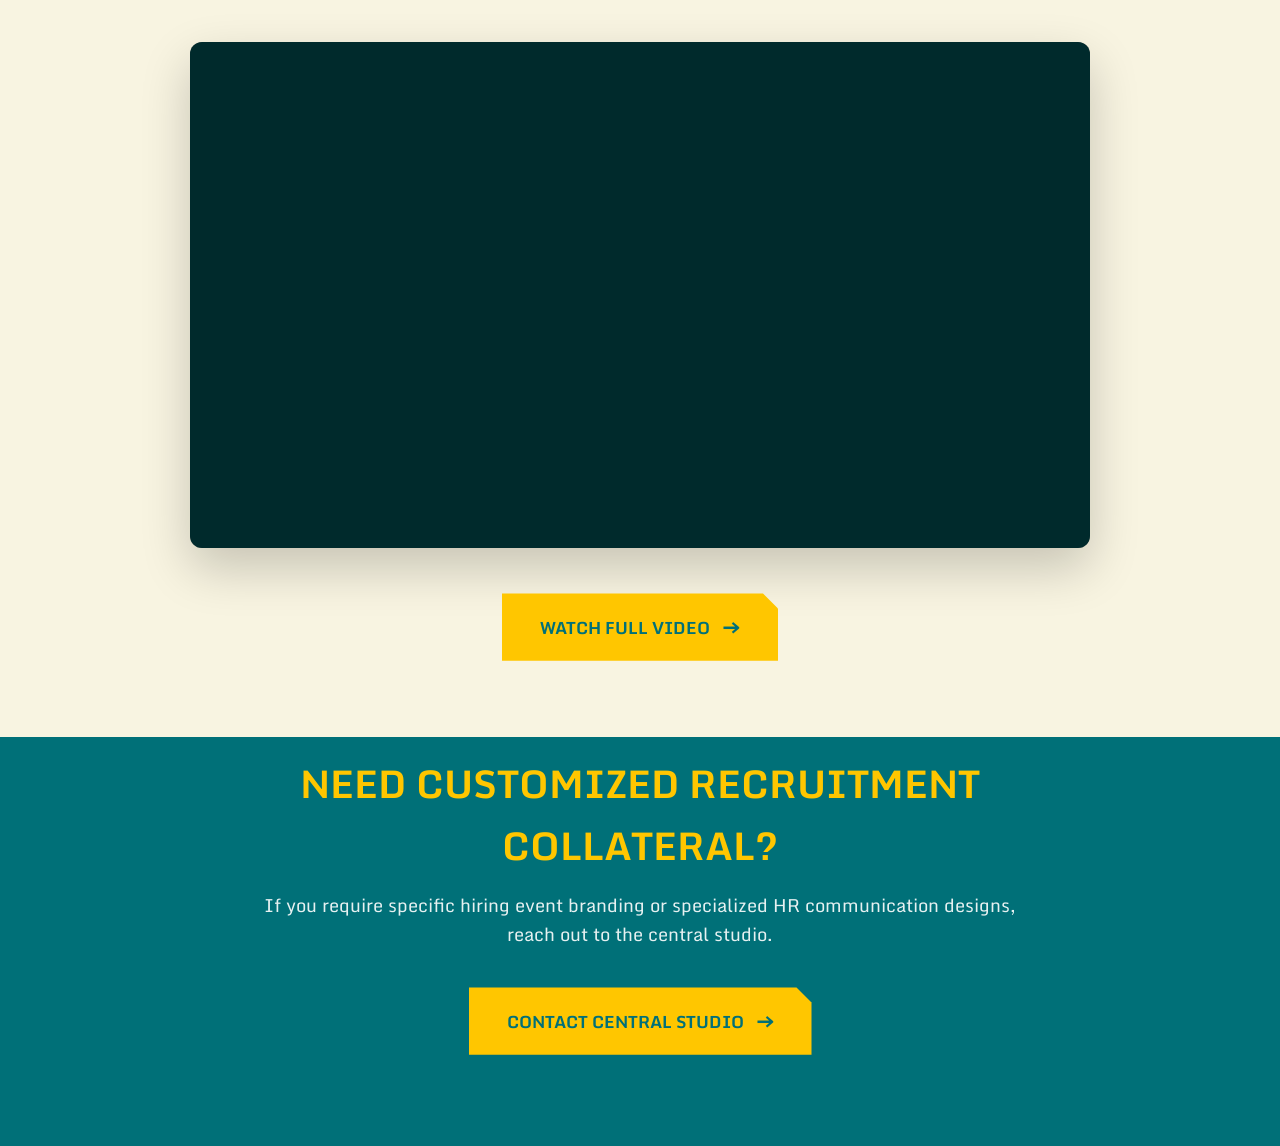
<file: good-energy-people.html>
<!DOCTYPE html>
<html lang="en">
<head>
    <meta charset="UTF-8">
    <meta name="viewport" content="width=device-width, initial-scale=1.0">
    <title>Good energy people | Suzlon Brand Centre</title>
    
    <!-- Mandatory Monda Font -->
    <link rel="preconnect" href="https://fonts.googleapis.com">
    <link rel="preconnect" href="https://fonts.gstatic.com" crossorigin>
    <link href="https://fonts.googleapis.com/css2?family=Monda:wght@400;600;700&display=swap" rel="stylesheet">
    
    <!-- Core Brand Stylesheet -->
    <link rel="stylesheet" href="style.css">
    <link rel="stylesheet" href="Navpagescss.css">

    <!-- Landing Page Showcase CSS -->
    <style>
        /* =========================================
           SCROLL FIX OVERRIDE
           This forces the browser to ignore any scroll-snapping 
           or locked heights from your external CSS files.
        ========================================= */
        html, body {
            scroll-behavior: auto !important;
            scroll-snap-type: none !important;
            height: auto !important;
            overflow-y: visible !important;
        }
        * {
            scroll-snap-align: none !important;
        }
        /* ========================================= */

        .showcase-container {
            max-width: 1200px;
            margin: 0 auto;
            padding: 0 2rem;
            display: flex;
            flex-direction: column;
            gap: 1rem;  Space between major sections 
            padding-bottom: 6rem;
        }

        /* Section Headers */
        .section-header {
            text-align: center;
            max-width: 800px;
            margin: 4rem auto 0.1rem auto;
        }

        .section-header h2 {
            font-size: 2.2rem;
            color: var(--ever-teal, #007078);
            margin-bottom: 0.1rem;
            font-weight: 700;
        }

        .section-header p {
            color: #555;
            font-size: 1.1rem;
            line-height: 1.6;
        }

        /* 1. EVP Banner Section */
        .evp-banner {
            width: 100%;
            aspect-ratio: 16 / 9; /* Wide banner format */
            background-color: #f4f7f6;
            background-image: url("Homepage Images/EVP.jpg");
            background-size: cover;
            background-position: center;
            border-radius: 12px;
/*            box-shadow: 0 15px 40px rgba(0, 112, 120, 0.15);*/
/*            margin-bottom: 1.5rem;*/
            transition: transform 0.4s ease;
        }
        .evp-banner:hover {
            transform: scale(1.02);
        }

        /* 2. Values (3 Posters Grid) */
        .grid-3-cols {
            display: grid;
            grid-template-columns: repeat(3, 1fr);
            gap: 2.5rem;
            margin-bottom: 1.5rem;
        }

        /* 3. Behaviours (4 Posters Grid) */
        .grid-4-cols {
            display: grid;
            grid-template-columns: repeat(4, 1fr);
            gap: 2rem;
            margin-bottom: 1.5rem;
        }

        /* Poster Styling */
        .poster-item {
            width: 100%;
            aspect-ratio: 1 / 1.414; /* Standard Poster/A4 Ratio */
            background-color: #eef2f1;
            background-size: cover;
            background-position: center;
            border-radius: 8px;
            box-shadow: 0 10px 25px rgba(0, 0, 0, 0.1);
            transition: transform 0.3s ease, box-shadow 0.3s ease;
        }
        .poster-item:hover {
            transform: translateY(-8px);
            box-shadow: 0 15px 35px rgba(0, 112, 120, 0.2);
        }

        /* 4. Culture Film Video Section */
        .video-container {
            width: 100%;
            max-width: 900px;
            margin: 0 auto 1.5rem auto;
            aspect-ratio: 16 / 9;
            background-color: #000;
            background-image: url('Homepage Images/Culture_Film.png');
            background-size: cover;
            background-position: center;
            border-radius: 12px;
            box-shadow: 0 20px 50px rgba(0, 0, 0, 0.2);
            position: relative;
            display: flex;
            align-items: center;
            justify-content: center;
            cursor: pointer;
            overflow: hidden;
        }
        
        .video-container::before {
            content: '';
            position: absolute;
            top: 0; left: 0; right: 0; bottom: 0;
            background: rgba(0, 112, 120, 0.3);
            transition: background 0.3s ease;
        }

        .video-container:hover::before {
            background: rgba(0, 112, 120, 0.1);
        }

        .play-button {
            width: 80px;
            height: 80px;
            background-color: rgba(255, 198, 39, 0.9); /* Prime Yellow */
            border-radius: 50%;
            display: flex;
            align-items: center;
            justify-content: center;
            position: relative;
            z-index: 2;
            transition: transform 0.3s ease, background-color 0.3s ease;
        }

        .video-container:hover .play-button {
            transform: scale(1.1);
            background-color: #FFC627;
        }

        .play-button svg {
            width: 35px;
            height: 35px;
            fill: #007078;
            margin-left: 5px; /* Optically center the play triangle */
        }

        /* Action Buttons Wrapper */
        .action-wrapper {
            display: flex;
            justify-content: center;
            margin-top: 0.5rem;
        }
		
		/* --- FLIP CARD STYLING --- */
        .poster-item {
            width: 100%;
            aspect-ratio: 1 / 1.414; /* Standard Poster/A4 Ratio */
            background-color: transparent;
            perspective: 1000px; /* Gives the 3D depth effect */
            cursor: pointer;
        }

        .flip-card-inner {
            position: relative;
            width: 100%;
            height: 100%;
            transition: transform 0.6s cubic-bezier(0.4, 0.2, 0.2, 1);
            transform-style: preserve-3d;
            border-radius: 8px;
            box-shadow: 0 10px 25px rgba(0, 0, 0, 0.1);
        }

        .poster-item:hover .flip-card-inner {
            transform: rotateY(180deg);
            box-shadow: 0 15px 35px rgba(0, 112, 120, 0.2);
        }

        .flip-card-front, .flip-card-back {
            position: absolute;
            width: 100%;
            height: 100%;
            -webkit-backface-visibility: hidden; /* Safari */
            backface-visibility: hidden;
            border-radius: 8px;
            overflow: hidden;
        }

        .flip-card-front {
            background-size: cover;
            background-position: center;
            background-color: #eef2f1;
        }

        .flip-card-back {
            background-color: #007078; /* Ever Teal background */
            color: white;
            transform: rotateY(180deg);
            display: flex;
            flex-direction: column;
            justify-content: center;
            align-items: center;
            padding: 2rem;
            text-align: center;
        }

        .flip-card-back h3 {
			color: #FFC627; /* Prime Yellow */
            font-size: 1.5rem;
            margin-bottom: 1rem;
            font-weight: 700;
            text-transform: uppercase; /* Forces the text to be ALL CAPS */
        }

        .flip-card-back p {
            font-size: 0.95rem;
            line-height: 1.5;
            color: #ffffff;
            margin: 0;
        }
        /* ------------------------- */

        /* MOBILE RESPONSIVENESS */
        @media (max-width: 900px) {
            .grid-3-cols {
                grid-template-columns: repeat(1, 1fr);
                gap: 2rem;
                max-width: 400px;
                margin-left: auto;
                margin-right: auto;
            }
            .grid-4-cols {
                grid-template-columns: repeat(2, 1fr);
                gap: 1.5rem;
            }
            .evp-banner {
                aspect-ratio: 16 / 9; /* Adjust banner ratio for mobile */
            }
        }
        @media (max-width: 600px) {
            .grid-4-cols {
                grid-template-columns: repeat(1, 1fr);
                max-width: 400px;
                margin-left: auto;
                margin-right: auto;
            }
        }
    </style>
</head>
<body>

    <!-- Global Navigation -->
    <header class="main-header">
        <div class="logo">
            <a href="index.html">
                <img src="Homepage Images/Asset 1@2x-8.png" alt="Suzlon Logo" style="height: 45px; border: none;">
            </a>
        </div>
           <nav class="nav-links">
        
        <a href="TheGoodIdentity.html" >The Good Identity</a>
            <a href="TheGoodExpression.html" >The Good Expression</a>
            <a href="touchpoints.html" >Good at Every Touchpoint</a>
			<a href="thegoodvoice.html" >Speak with Goodness</a>
			<a href="good-energy-people.html"  class="active-nav">The Good Energy People</a>
    </nav>
    </header>

    <main class="editorial-main" style="margin-top: 0; padding-top: 0;">
        
<section class="page-hero" style="margin-top: 0; margin-bottom: 0; padding: 6rem 8%; background: url('Homepage Images/Good energy people.png'); background-size: cover; background-position: center; background-repeat: no-repeat; width: 100vw; position: relative; left: 50%; right: 50%; margin-left: -50vw; margin-right: -50vw; box-sizing: border-box;">
    
    <div class="page-hero-content reveal" style="text-align: center; margin: 0 auto; max-width: 1200px;">
        <h1 style="margin-bottom: 0.5rem; line-height: 1.2; color: #ffffff;">Good energy people</h1>
        <p style="margin-top: 0; font-size: 1.2rem; line-height: 1.6; color: #ffffff;">Discover our employer brand. Tools, guidelines, and visual assets to nurture our internal culture, attract top talent, and empower our workforce.</p>
    </div>
    
</section>

<!-- Landing Page Showcase Container -->
<!-- Added padding-top: 0 to ensure the container itself doesn't add space -->
<div class="showcase-container" style="padding-top: 0;">

    <!-- 1. Employee Value Proposition Banner -->
    <section>
        <!-- Added margin-top: 2rem (or set to 0 if you want it completely touching) to override the default 4rem gap -->
        <div class="section-header" style="margin-top: 2rem; ">
            <h2>Employee Value Proposition</h2>
            <p>The core positioning and messaging framework that makes Suzlon an employer of choice. Use this banner for internal portals and hiring platforms.</p>
        </div>
        <div class="evp-banner"></div>
        
    </section>

    <!-- ... rest of your code ... -->
	 <section>
                <div class="section-header" style="margin-bottom: 2rem;">
                    <h2>Our Values</h2>
                    <p>A standardized set of 3 posters highlighting the core values that drive our daily operations and global mindset.</p>
                </div>
                
                <div class="grid-3-cols">
                    
                    <div class="poster-item">
                        <div class="flip-card-inner">
                            <div class="flip-card-front" style="background-image: url('Homepage%20Images/Courage.jpg');"></div>
                            <div class="flip-card-back">
                                <h3>Courage In Every Step</h3>
                                <p>We bring courage to every decision and step; innovating, leading
change, and pioneering new paths, even when it's tough. This courage
shows up in how we innovate: by questioning existing systems, taking
responsibility for new ideas, and committing to make them work in the
real world. We keep moving forward with confidence, shaping reliable
energy solutions that meet today's needs and tomorrow's potential.</p>
                            </div>
                        </div>
                    </div>

                    <div class="poster-item">
                        <div class="flip-card-inner">
                            <div class="flip-card-front" style="background-image: url('Homepage%20Images/Empathy.jpg');"></div>
                            <div class="flip-card-back">
                                <h3>Empathy For All</h3>
                                <p>We listen deeply, stay humble in our approach, and understand diverse
needs with genuine care. This empathy builds strong, lasting relationships
beyond contracts, strengthens self-reliance in communities, and supports
our teams in doing their best work. By valuing people and partnerships as a
core strength, we ensure our progress lifts others while delivering
uninterrupted outcomes.</p>
                            </div>
                        </div>
                    </div>

                    <div class="poster-item">
                        <div class="flip-card-inner">
                            <div class="flip-card-front" style="background-image: url('Homepage%20Images/Making%20it%20happen.jpg');"></div>
                            <div class="flip-card-back">
                                <h3>Making it happen Now</h3>
                                <p>We take ownership to turn plans into reality, handling the details so our
partners can focus on their growth. It's about being dependable, adapting
quickly, and delivering without excuses. This commitment builds trust
and keeps progress uninterrupted, for us and everyone we serve.</p>
                            </div>
                        </div>
                    </div>

                </div>
            </section>

            <section>
                <div class="section-header"  style="margin-bottom: 2rem;">
                    <h2>Our Behaviours</h2>
                    <p>A comprehensive set of 4 posters detailing the actionable behaviours expected across all our teams.</p>
                </div>
                
                <div class="grid-4-cols">
                    
                    <div class="poster-item">
                        <div class="flip-card-inner">
                            <div class="flip-card-front" style="background-image: url('Homepage Images/care.jpg');"></div>
                            <div class="flip-card-back">
                                <h3>Lead With Care</h3>
                                <p>We nurture an environment of safety, respect, and well-being for everyone.</p>
                            </div>
                        </div>
                    </div>

                    <div class="poster-item">
                        <div class="flip-card-inner">
                            <div class="flip-card-front" style="background-image: url('Homepage Images/boldly.jpg');"></div>
                            <div class="flip-card-back">
                                <h3>Explore Boldly</h3>
                                <p>We step out of our comfort zones to innovate and embrace new challenges.</p>
                            </div>
                        </div>
                    </div>

                    <div class="poster-item">
                        <div class="flip-card-inner">
                            <div class="flip-card-front" style="background-image: url('Homepage Images/One.jpg');"></div>
                            <div class="flip-card-back">
                                <h3>Power of One</h3>
                                <p>We collaborate seamlessly across teams and borders as one unified Suzlon.</p>
                            </div>
                        </div>
                    </div>

                    <div class="poster-item">
                        <div class="flip-card-inner">
                            <div class="flip-card-front" style="background-image: url('Homepage Images/Real.jpg');"></div>
                            <div class="flip-card-back">
                                <h3>Remarkably Real</h3>
                                <p>We act with authenticity, transparency, and uncompromising integrity in all we do.</p>
                            </div>
                        </div>
                    </div>

                </div>
            </section>
			<!-- 3.5 Employee Value Proposition Posters -->
            <section>
                <div class="section-header" style="margin-bottom: 2rem;">
                    <h2>Employee Value Proposition</h2>
                    <p>A set of 4 posters detailing the core principles of our EVP: Good Energy People.</p>
                </div>
                
                <div class="grid-4-cols">
                    
                    <!-- EVP 1 -->
                    <div class="poster-item">
                        <div class="flip-card-inner">
                            <div class="flip-card-front" style="background-image: url('Homepage Images/WorkWithTheBest.jpg');"></div>
                            <div class="flip-card-back">
                                <h3>Work with the best</h3>
                                <p>Join a team of industry pioneers and experts. We surround ourselves with top talent to continuously elevate our standards and deliver unmatched green energy solutions.</p>
                            </div>
                        </div>
                    </div>

                    <!-- EVP 2 -->
                    <div class="poster-item">
                        <div class="flip-card-inner">
                            <div class="flip-card-front" style="background-image: url('Homepage Images/SetNoLimits.jpg');"></div>
                            <div class="flip-card-back">
                                <h3>Set no limits</h3>
                                <p>We empower our people to think bigger. Whether it's innovating new turbine technologies or optimizing grid controls, we remove barriers so your potential is limitless.</p>
                            </div>
                        </div>
                    </div>

                    <!-- EVP 3 -->
                    <div class="poster-item">
                        <div class="flip-card-inner">
                            <div class="flip-card-front" style="background-image: url('Homepage Images/ShapeTheNewWorldTogether.jpg');"></div>
                            <div class="flip-card-back">
                                <h3>Shape the new world, together</h3>
                                <p>Every role at Suzlon contributes directly to the global energy transition. We collaborate across borders to build a sustainable, renewable future for generations to come.</p>
                            </div>
                        </div>
                    </div>

                    <!-- EVP 4 -->
                    <div class="poster-item">
                        <div class="flip-card-inner">
                            <div class="flip-card-front" style="background-image: url('Homepage Images/LeadByLearning.jpg');"></div>
                            <div class="flip-card-back">
                                <h3>Lead by learning</h3>
                                <p>The energy landscape evolves rapidly, and so do we. We foster a culture of continuous growth, curiosity, and upskilling to stay ahead of the curve.</p>
                            </div>
                        </div>
                    </div>

                </div>
            </section>

           <!-- 4. Culture Film -->
            <section>
                <div class="section-header" style="margin-bottom: 2rem;">
                    <h2>Culture Film</h2>
                </div>
                
                <!-- Modern YouTube Iframe Embed (Perfect 16:9 Aspect Ratio) -->
                <div class="video-container" style="background-image: none; background-color: #000; overflow: hidden; margin-bottom: 3rem">
                    
                    <!-- Removed the scale transform so it fits the standard YouTube 16:9 frame perfectly -->
                    <iframe 
                        width="100%" 
                        height="100%" 
                        src="https://www.youtube.com/embed/ioabYpRdazY?autoplay=1&mute=1&loop=1&playlist=ioabYpRdazY&controls=0&disablekb=1&fs=0&modestbranding=1&iv_load_policy=3&cc_load_policy=0" 
                        title="Suzlon Culture Film" 
                        frameborder="0" 
                        allow="autoplay; web-share" 
                        allowfullscreen
                        style="position: absolute; top: 0; left: 0; width: 100%; height: 100%; pointer-events: none;">
                    </iframe>
                    
                    <!-- Keeping the overlay to maintain the brand look -->
                    <div style="position: absolute; top: 0; left: 0; right: 0; bottom: 0; background: rgba(0, 112, 120, 0.1); z-index: 1;"></div>
                   
                </div>

                <div class="action-wrapper">
                    <a href="https://www.youtube.com/watch?v=ioabYpRdazY" class="contact-btn" target="_blank">
                        Watch Full Video <span class="arrow">&rarr;</span>
                    </a>
                </div>
            </section>
        </div>
    </main>
    
    <!-- Support / Contact Section -->
    <footer class="support-section">
        <div class="support-content">
            <h2>Need customized recruitment collateral?</h2>
            <p>If you require specific hiring event branding or specialized HR communication designs, reach out to the central studio.</p>
            <div>
                <a href="mailto:corpcom@suzlon.com" class="contact-btn">
                    Contact Central Studio <span class="arrow">&rarr;</span>
                </a>
            </div>
        </div>
    </footer>

</body>
</html>
</file>
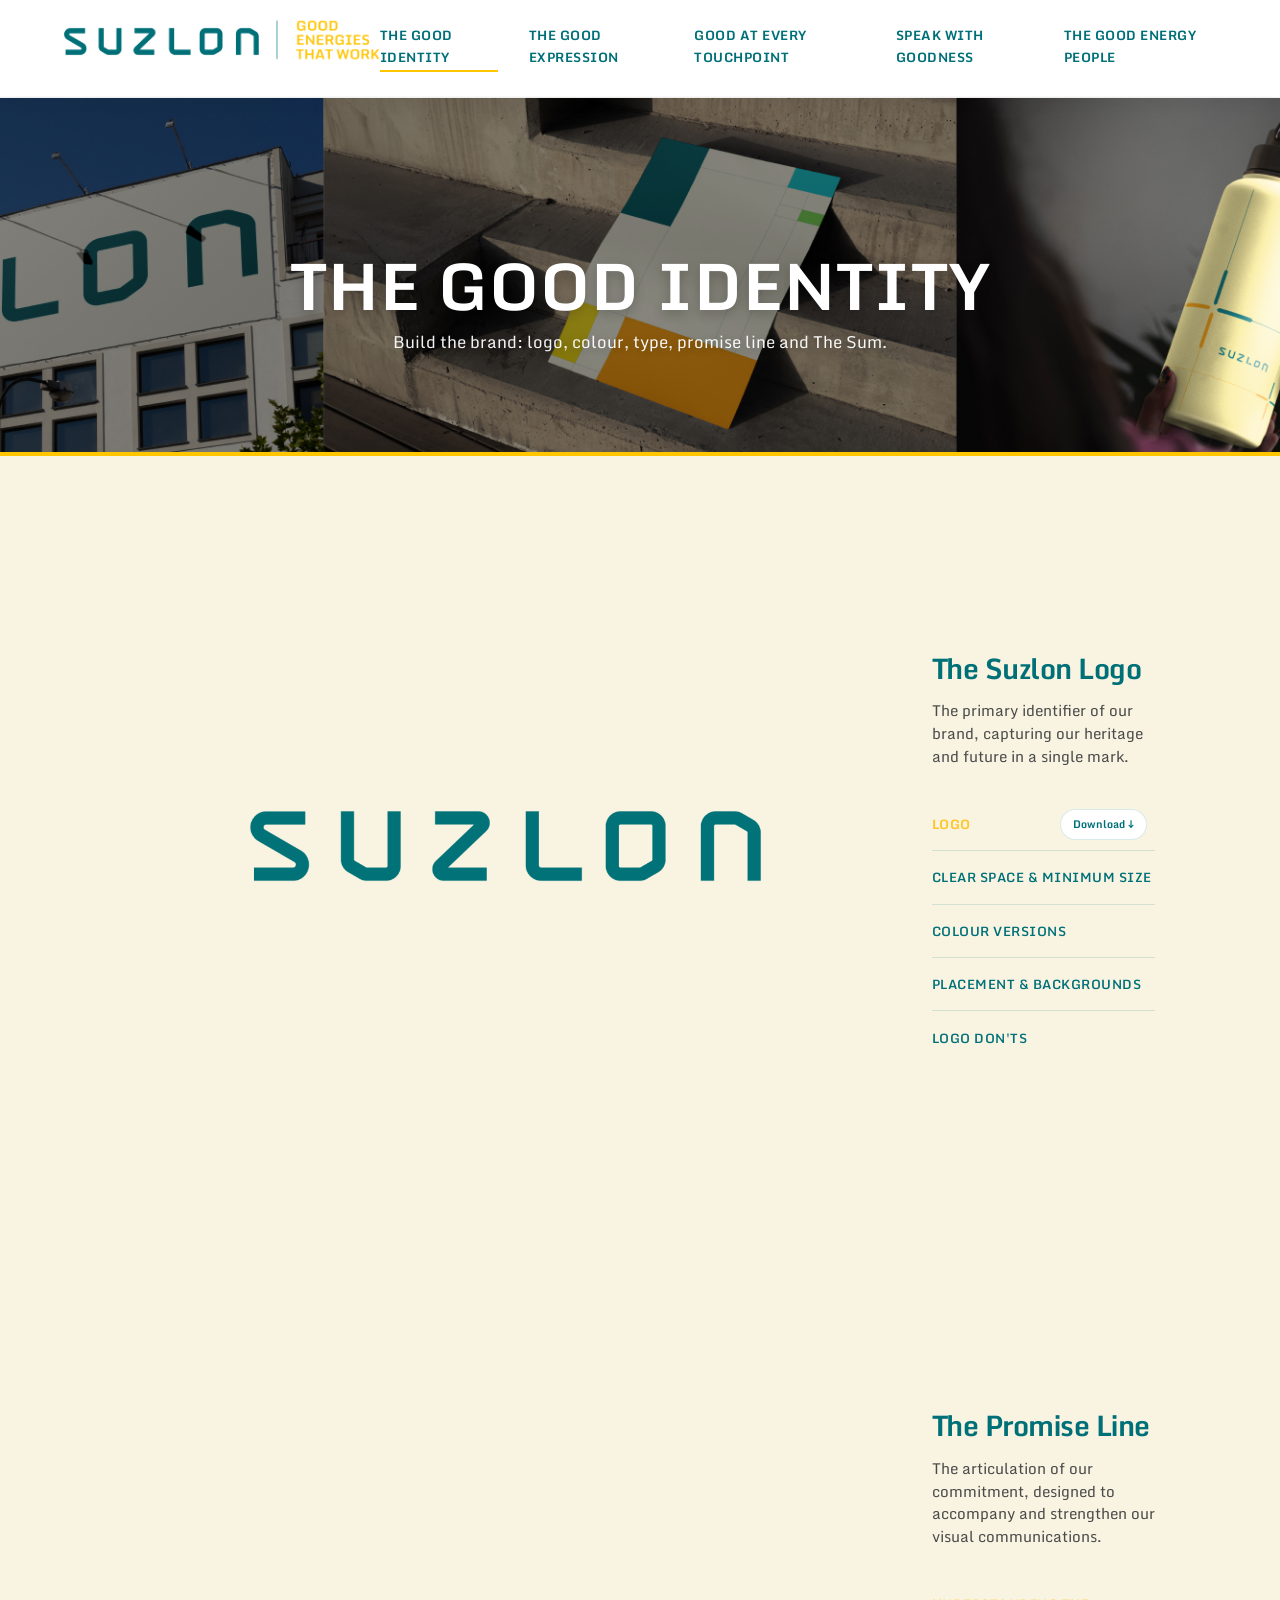
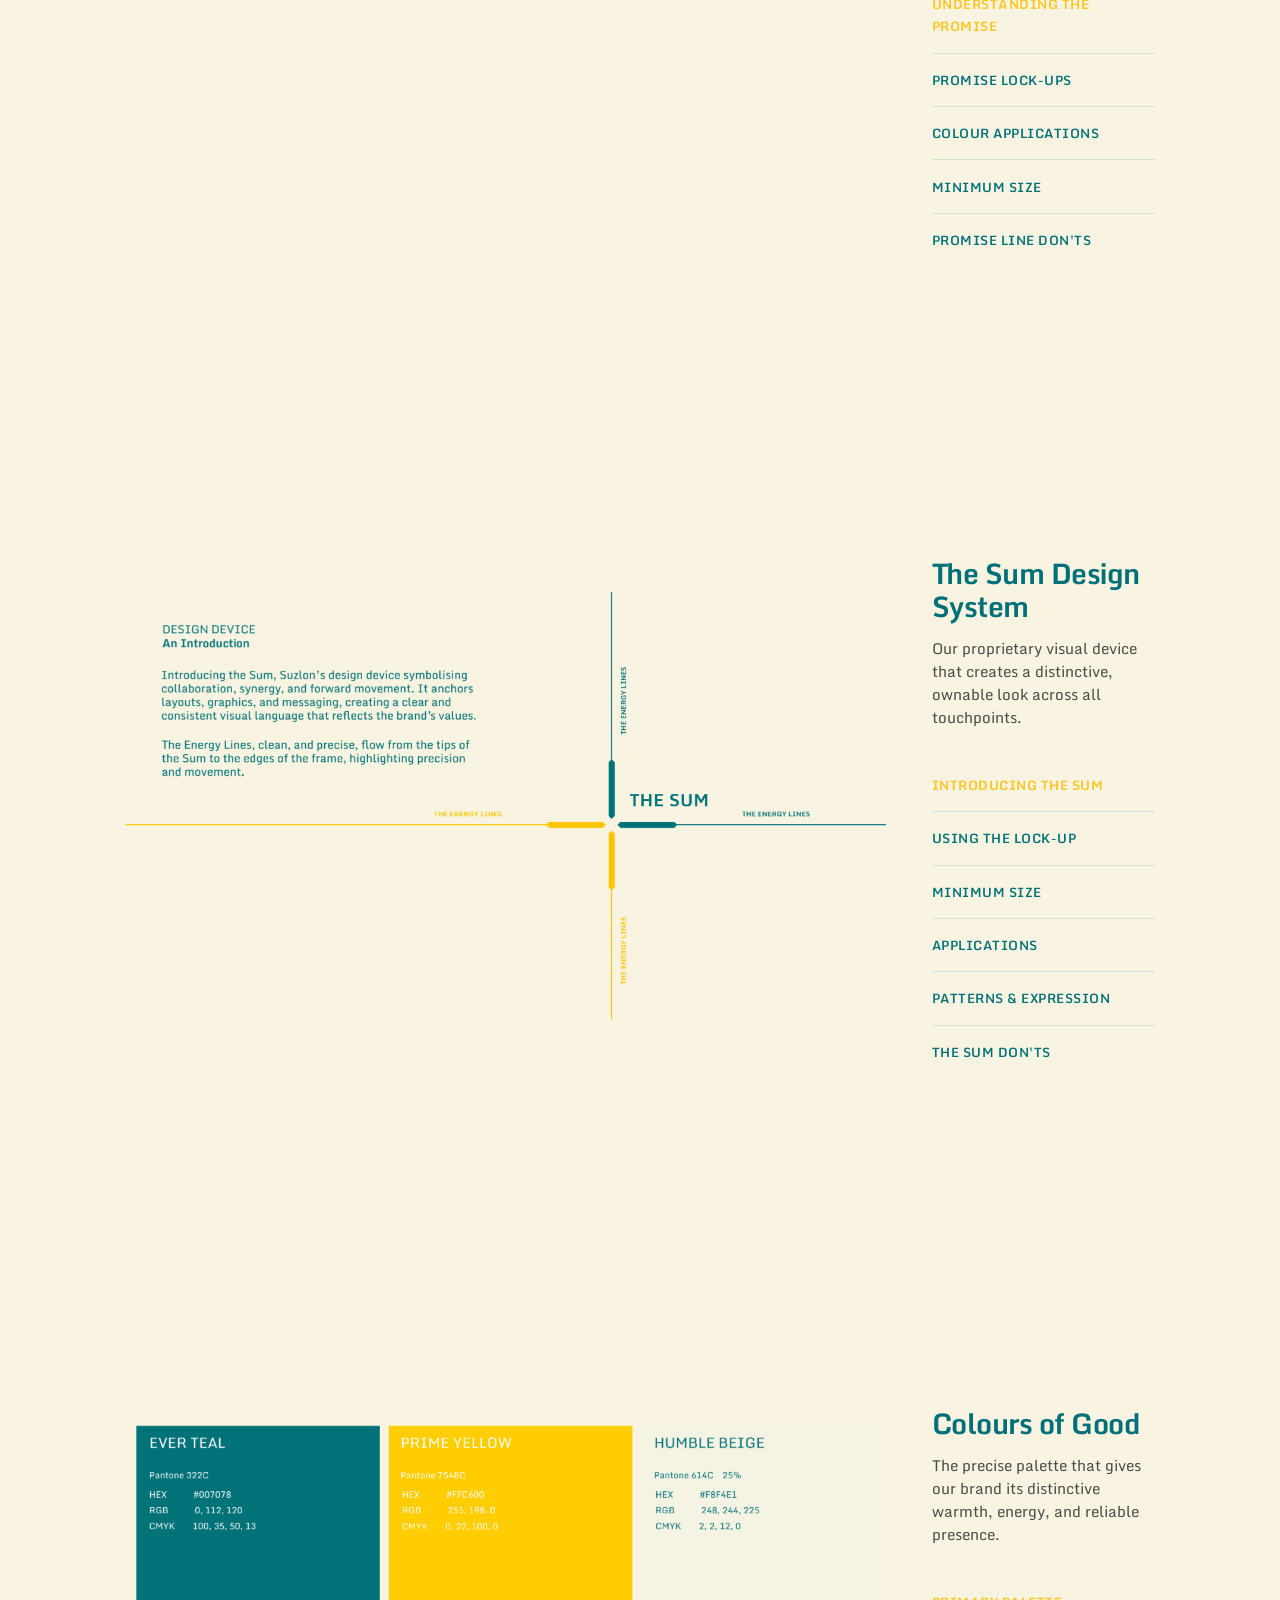
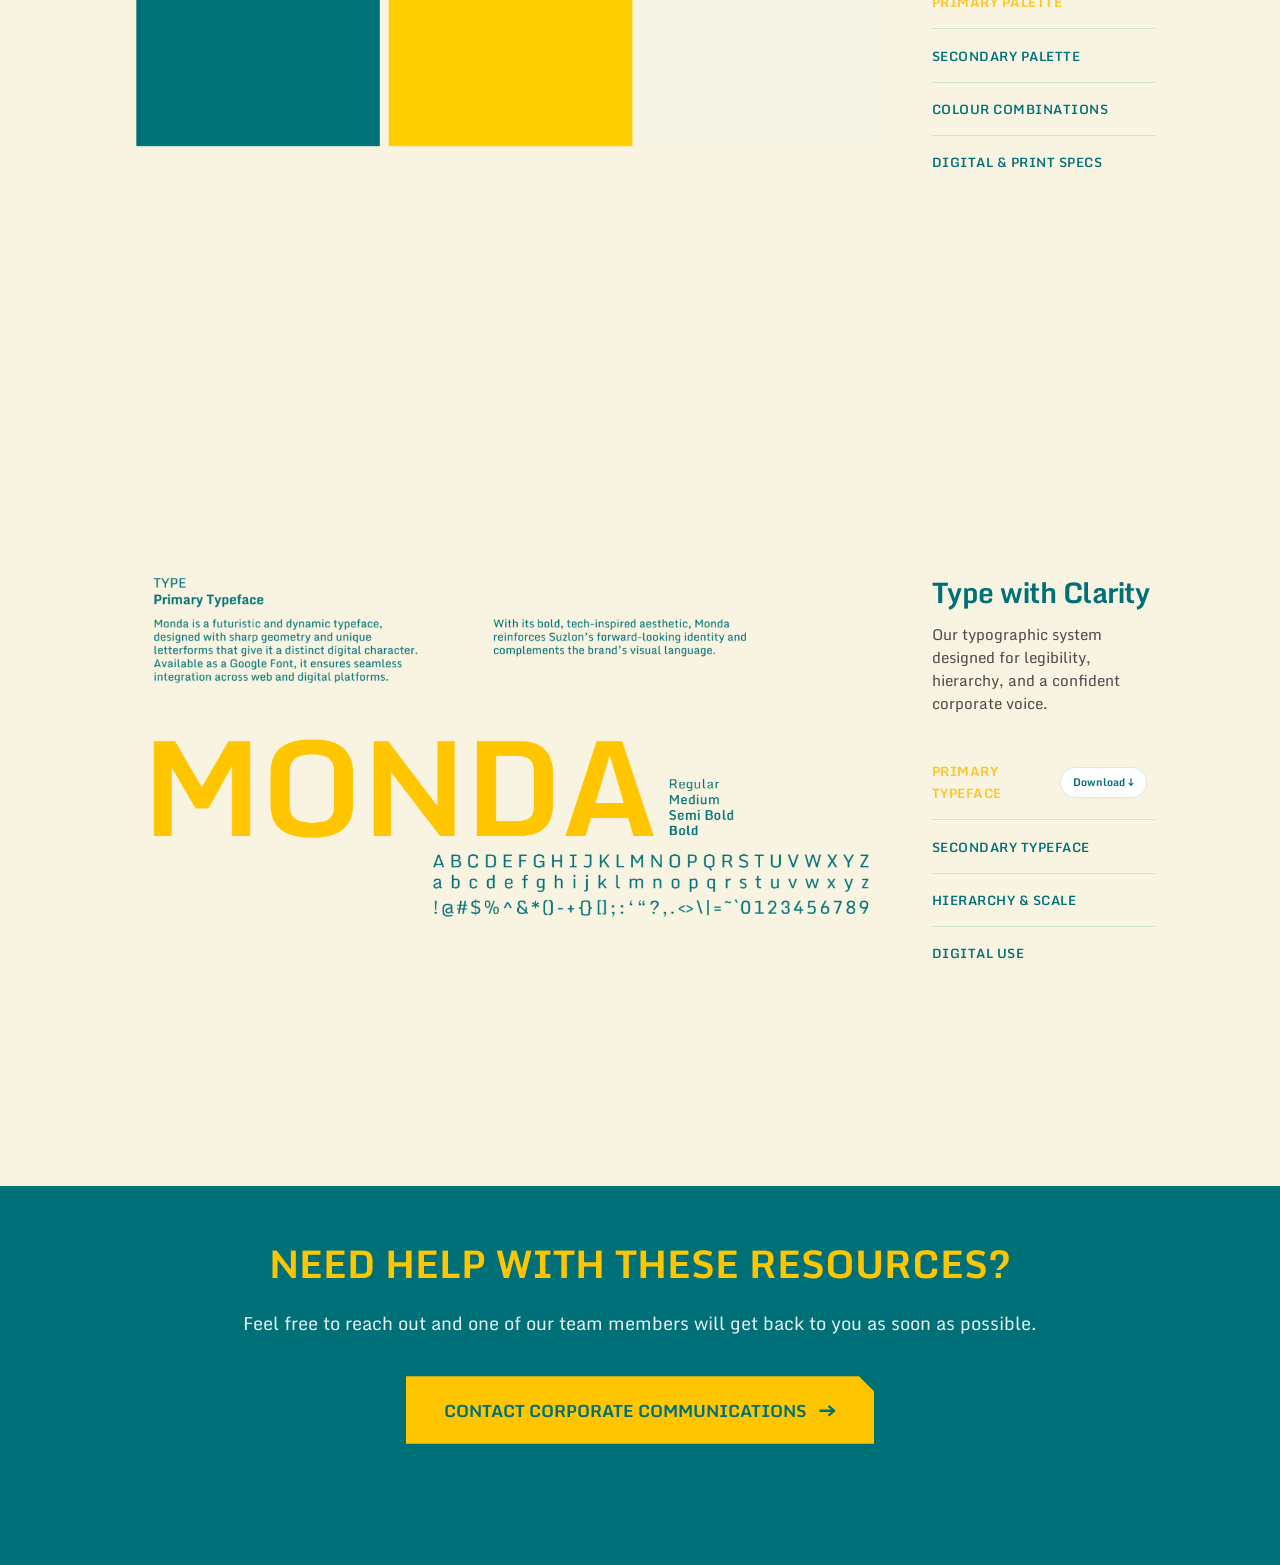
<file: TheGoodIdentity.html>
<!DOCTYPE html>
<html lang="en">
<head>
    <meta charset="UTF-8">
    <meta name="viewport" content="width=device-width, initial-scale=1.0">
    <title>The Good Identity | Suzlon Brand Centre</title>
    
    <!-- Mandatory Monda Font -->
    <link rel="preconnect" href="https://fonts.googleapis.com">
    <link rel="preconnect" href="https://fonts.gstatic.com" crossorigin>
    <link href="https://fonts.googleapis.com/css2?family=Monda:wght@400;600;700&display=swap" rel="stylesheet">
    
    <!-- Core Brand Stylesheet -->
    <link rel="stylesheet" href="style.css">
    <link rel="stylesheet" href="Navpagescss.css">

    <style>
        /* =========================================
           GLOBAL RESET (Fixes the Slider Bleed)
        ========================================= */
        *, *::before, *::after {
            box-sizing: border-box;
        }

        /* =========================================
           SUZLON.COM TYPOGRAPHY MATCH
        ========================================= */
        body, html, .editorial-main {
            font-family: 'Monda', Arial, Helvetica, sans-serif;
            -webkit-font-smoothing: antialiased;
            -moz-osx-font-smoothing: grayscale;
        }

        /* =========================================
           PREMIUM CHOREOGRAPHED SCROLL REVEAL 
        ========================================= */
        .reveal {
            opacity: 0;
            transform: translateY(60px);
            transition: opacity 0.8s cubic-bezier(0.16, 1, 0.3, 1), transform 1s cubic-bezier(0.16, 1, 0.3, 1);
        }
        .reveal.active {
            opacity: 1;
            transform: translateY(0);
        }

        .reveal .showcase-canvas {
            opacity: 0;
            transform: scale(0.95);
            transition: opacity 1s ease-out 0.2s, transform 1.2s cubic-bezier(0.16, 1, 0.3, 1) 0.2s; 
        }
        .reveal.active .showcase-canvas {
            opacity: 1;
            transform: scale(1);
        }

        .reveal .showcase-controls {
            opacity: 0;
            transform: translateY(30px);
            transition: opacity 0.8s ease-out 0.4s, transform 1s cubic-bezier(0.16, 1, 0.3, 1) 0.4s;
        }
        .reveal.active .showcase-controls {
            opacity: 1;
            transform: translateY(0);
        }

        /* =========================================
           HORIZONTAL GALLERY SHOWCASE LAYOUT
        ========================================= */
        .hubs-container {
            max-width: 1800px;
            margin: auto; /* REDUCED TOP/BOTTOM GAP */
            padding: auto;
        }

        .showcase-hub {
            background: var(--humble-beige, #F8F7F2);
            border-radius: 12px;
            overflow: hidden;
            margin-bottom: auto; /* REDUCED INTER-HUB SPACING */
            display: grid;
            grid-template-columns: 75% 25%; 
            height: calc(100vh - 120px); 
            min-height: 500px;
        }

        /* 1. The Presentation Canvas & Slider Track */
        .showcase-canvas {
            width: 100%;
            height: 100%; 
            background-color: transparent; 
            position: relative;
            overflow: hidden;
            display: flex;
            align-items: center;
            justify-content: center;
        }

        .slider-track {
            display: flex;
            width: 100%;
            height: 100%;
            transition: transform 0.8s cubic-bezier(0.25, 1, 0.5, 1), opacity 0.3s ease-in-out;
            will-change: transform;
        }

        .slide-item {
            flex: 0 0 100%; 
            width: 100%;
            height: 100%;
            padding: 1.5rem; 
            display: flex;
            align-items: center;
            justify-content: center;
            transition: opacity 0.4s ease-in-out;
        }

        .slide-item img, .slide-item video {
            width: 100%;
            height: 100%;
            object-fit: contain; 
        }

        /* 1b. Navigation Dots Container */
        .slider-dots {
            position: absolute;
            bottom: 1.5rem;
            left: 50%;
            transform: translateX(-50%);
            display: flex;
            gap: 0.5rem;
            pointer-events: auto;
            z-index: 10;
        }

        .dot {
            width: 10px; height: 10px;
            border-radius: 50%;
            background: rgba(0, 112, 120, 0.3);
            cursor: pointer;
            transition: all 0.3s ease;
        }

        .dot.active {
            background: var(--ever-teal, #007078);
            transform: scale(1.3);
        }

        /* 2. Control Panel */
        .showcase-controls {
            display: flex;
            flex-direction: column;
            justify-content: center; 
            gap: 1rem; 
            padding: 1.5rem; 
            background-color: transparent; 
            border-left: none; 
            overflow-y: auto; 
            height: 100%; 
        }

        .showcase-info h2 {
            font-family: 'Monda', sans-serif;
            font-size: clamp(1.6rem, 2.2vw, 2.2rem); 
            font-weight: 700;
            color: var(--ever-teal, #007078);
            text-transform: none; 
            letter-spacing: -0.5px; 
            margin-bottom: 0.5rem; 
            line-height: 1.15;
        }

        .showcase-info p {
            font-family: 'Monda', sans-serif;
            font-size: 1rem; 
            font-weight: 400;
            color: #4A4A4A;
            line-height: 1.5; 
            margin-bottom: 1rem; 
        }

        /* =========================================
           3. INLINE DYNAMIC NAVIGATION PILLS 
        ========================================= */
        .showcase-nav {
            display: flex;
            flex-direction: column; 
            width: 100%;
            gap: 0; 
        }

        .nav-item {
            display: flex;
            align-items: center;
            width: 100%;
            border-bottom: 1px solid rgba(0, 112, 120, 0.15); 
            transition: all 0.3s ease;
            background-color: transparent;
        }

        .nav-item:last-child {
            border-bottom: none;
        }

        .nav-link {
            flex: 1; 
            text-align: left; 
            padding: 1rem 0; 
            color: var(--ever-teal, #007078);
            text-decoration: none;
            font-family: 'Monda', sans-serif;
            font-weight: 600;
            font-size: 0.85rem; 
            text-transform: uppercase;
            letter-spacing: 0.5px;
            transition: color 0.2s ease; 
        }

        .nav-item:hover .nav-link {
            color: #FFC627; 
        }

        .nav-item.active-item .nav-link {
            color: #FFC627; 
            font-weight: 700; 
        }

        .nav-download {
            display: none; 
            text-decoration: none;
            font-family: 'Monda', sans-serif;
            font-weight: 700;
            font-size: 0.7rem;
            color: var(--ever-teal, #007078);
            padding: 0.35rem 0.8rem;
            margin-right: 0.5rem; 
            border-radius: 50px;
            background-color: #ffffff;
            border: 1px solid rgba(0, 112, 120, 0.15);
            transition: all 0.2s ease;
            white-space: nowrap;
        }

        .nav-download:hover {
            background-color: var(--ever-teal, #007078);
            color: #ffffff;
            border-color: var(--ever-teal, #007078);
        }

        .nav-item.active-item .nav-download {
            display: inline-block;
            animation: popIn 0.3s cubic-bezier(0.16, 1, 0.3, 1) forwards;
        }

        @keyframes popIn {
            0% { opacity: 0; transform: scale(0.95); }
            100% { opacity: 1; transform: scale(1); }
        }

        /* Support section spacing adjustment */
        .support-section {
            margin-top: 2rem;
            padding: 3rem 1rem;
        }

        /* =========================================
           4. RESPONSIVE MEDIA QUERIES 
        ========================================= */
        @media (max-width: 1200px) {
            .showcase-hub {
                grid-template-columns: 65% 35%;
            }
        }
        
        @media (max-width: 1024px) {
            .showcase-hub {
                grid-template-columns: 1fr;
                height: auto;
                min-height: unset;
                margin-bottom: 1.5rem;
            }
            .showcase-canvas {
                min-height: 400px;
                padding: 1rem;
                border-bottom: 1px solid rgba(0, 112, 120, 0.1);
            }
            .showcase-controls {
                padding: 1.5rem;
                height: auto;
            }
        }
        
        @media (max-width: 768px) {
            .page-hero {
                padding: 2.5rem 5% !important;
            }
            .page-hero-content h1 {
                font-size: 1.8rem;
            }
            .page-hero-content p {
                font-size: 0.95rem !important;
            }
            .showcase-hub {
                margin-bottom: 1.25rem;
            }
            .showcase-canvas {
                min-height: 300px;
                padding: 0.5rem;
            }
            .slide-item {
                padding: 0.75rem;
            }
            .showcase-controls {
                padding: 1.25rem;
                gap: 0.75rem;
            }
            .showcase-info h2 {
                font-size: 1.35rem;
            }
            .showcase-info p {
                font-size: 0.9rem;
                margin-bottom: 0.75rem;
            }
            .nav-link {
                padding: 0.75rem 0;
                font-size: 0.75rem;
            }
            .slider-dots {
                bottom: 0.75rem;
            }
        }
    </style>
</head>
<body>

    <!-- Global Navigation -->
    <header class="main-header">
        <div class="logo">
            <a href="index.html">
                <img src="Homepage Images/Asset 1@2x-8.png" alt="Suzlon Logo" style="height: 45px; border: none;">
            </a>
        </div>
        <nav class="nav-links">
            <a href="TheGoodIdentity.html" class="active-nav">The Good Identity</a>
            <a href="TheGoodExpression.html">The Good Expression</a>
            <a href="touchpoints.html">Good at Every Touchpoint</a>
            <a href="thegoodvoice.html">Speak with Goodness</a>
            <a href="good-energy-people.html">The Good Energy People</a>
        </nav>
    </header>

    <main class="editorial-main" style="margin-top: 0; padding-top: 0; background-color: transparent;">
        
        <!-- Tightened Page Hero -->
        <section class="page-hero" style="margin-top: 0; margin-bottom: 0; padding: 3.5rem 8%; background:url('Homepage Images/The Good Identity.jpg'); background-size: cover; background-position: center; background-repeat: no-repeat; width: 100vw; position: relative; left: 50%; right: 50%; margin-left: -50vw; margin-right: -50vw; box-sizing: border-box;">
            <div class="page-hero-content reveal" style="text-align: center; margin: 0 auto; max-width: 1200px;">
                <h1 style="margin-bottom: 0.4rem; line-height: 1.2; color: #ffffff;">The Good Identity</h1>
                <p style="margin-top: 0; font-size: 1.1rem; line-height: 1.5; color: #ffffff;">Build the brand: logo, colour, type, promise line and The Sum.</p>
            </div>
        </section>

        <div class="hubs-container">

            <!-- HUB 1: The Suzlon Logo -->
            <article class="showcase-hub reveal">
                <div class="showcase-canvas">
                    <div class="slider-track"></div>
                    <div class="slider-dots"></div>
                </div>
                
                <div class="showcase-controls">
                    <div class="showcase-info">
                        <h2>The Suzlon Logo</h2>
                        <p>The primary identifier of our brand, capturing our heritage and future in a single mark.</p>
                    </div>
                    <div class="showcase-nav">
                        <div class="nav-item active-item">
                            <a href="/" class="nav-link" data-image="Homepage Images/TGE logo.png">Logo</a>
                            <a href="Homepage Images/Suzlon-logo.zip" class="nav-download" target="_blank">Download &darr;</a>
                        </div>
                        <div class="nav-item">
                            <a href="#" class="nav-link" data-image="Homepage Images/Logo clear space.png">Clear Space & Minimum Size</a>
                        </div>
                        <div class="nav-item">
                            <a href="#" class="nav-link" data-image="Homepage Images/Colour Version 2.png,Homepage Images/Colour Version 1.png">Colour Versions</a>
                        </div>
                        <div class="nav-item">
                            <a href="#" class="nav-link" data-image="Homepage Images/2x/2x/Placement & Backgrounds 1.png,Homepage Images/2x/2x/Placement & Backgrounds 2.png,Homepage Images/2x/2x/Placement & Backgrounds 3.png,Homepage Images/2x/2x/Placement & Backgrounds 4.png,Homepage Images/2x/2x/Placement & Backgrounds 5.png">Placement & Backgrounds</a>
                        </div>
                        <div class="nav-item">
                            <a href="#" class="nav-link" data-image="Homepage Images/Logo Don'ts/2x/Logo don't 1.png,Homepage Images/Logo Don'ts/2x/Logo don't 2.png,Homepage Images/Logo Don'ts/2x/Logo don't 3.png,Homepage Images/Logo Don'ts/2x/Logo don't 4.png">Logo Don'ts</a>
                        </div>
                    </div>
                </div>
            </article>

            <!-- HUB 2: The Promise Line -->
            <article class="showcase-hub reveal">
                <div class="showcase-canvas">
                    <div class="slider-track"></div>
                    <div class="slider-dots"></div>
                </div>
                
                <div class="showcase-controls">
                    <div class="showcase-info">
                        <h2>The Promise Line</h2>
                        <p>The articulation of our commitment, designed to accompany and strengthen our visual communications.</p>
                    </div>
                    <div class="showcase-nav">
                        <div class="nav-item active-item">
                            <a href="#" class="nav-link" data-image="Homepage Images/Promise/BrandPromise.mp4">Understanding the Promise</a>
                        </div>
                        <div class="nav-item">
                            <a href="#" class="nav-link" data-image="Homepage Images/The Promise Line/Promise Lock-ups/2x/Promise Lock-ups 1.png,Homepage Images/The Promise Line/Promise Lock-ups/2x/Promise Lock-ups 2.png,Homepage Images/The Promise Line/Promise Lock-ups/2x/Promise Lock-ups 3.png,Homepage Images/The Promise Line/Promise Lock-ups/2x/Promise Lock-ups 4.png,Homepage Images/The Promise Line/Promise Lock-ups/2x/Promise Lock-ups 5.png">Promise Lock-ups</a>
                        </div>
                        <div class="nav-item">
                            <a href="#" class="nav-link" data-image="Homepage Images/The Promise Line/Colour Applications/2x/Colour Applications 1.png,Homepage Images/The Promise Line/Colour Applications/2x/Colour Applications 2.png,Homepage Images/The Promise Line/Colour Applications/2x/Colour Applications 3.png,Homepage Images/The Promise Line/Colour Applications/2x/Colour Applications 4.png">Colour Applications</a>
                        </div>
                        <div class="nav-item">
                            <a href="#" class="nav-link" data-image="Homepage Images/The Promise Line/Minimum Size/2x/Minimum Size 1.png,Homepage Images/The Promise Line/Minimum Size/2x/Minimum Size 2.png,Homepage Images/The Promise Line/Minimum Size/2x/Minimum Size 3.png,Homepage Images/The Promise Line/Minimum Size/2x/Minimum Size 4.png">Minimum Size</a>
                        </div>
                        <div class="nav-item">
                            <a href="#" class="nav-link" data-image="Homepage Images/The Promise Line/Promise Line Don'ts/2x/Promise Line Don'ts 1.png,Homepage Images/The Promise Line/Promise Line Don'ts/2x/Promise Line Don'ts 2.png,Homepage Images/The Promise Line/Promise Line Don'ts/2x/Promise Line Don'ts 3.png">Promise Line Don'ts</a>
                        </div>
                    </div>
                </div>
            </article>

            <!-- HUB 3: The Sum Design System -->
            <article class="showcase-hub reveal">
                <div class="showcase-canvas">
                    <div class="slider-track"></div>
                    <div class="slider-dots"></div>
                </div>
                
                <div class="showcase-controls">
                    <div class="showcase-info">
                        <h2>The Sum Design System</h2>
                        <p>Our proprietary visual device that creates a distinctive, ownable look across all touchpoints.</p>
                    </div>
                    <div class="showcase-nav">
                        <div class="nav-item active-item">
                            <a href="#" class="nav-link" data-image="Homepage Images/The Sum Design System/Applications/2x/Applications 1.png">Introducing the Sum</a>
                        </div>
                        <div class="nav-item">
                            <a href="#" class="nav-link" data-image="Homepage Images/The Sum Design System/Applications/2x/Applications 2.png">Using the Lock-up</a>
                        </div>
                        <div class="nav-item">
                            <a href="#" class="nav-link" data-image="Homepage Images/The Sum Design System/Applications/2x/Applications 3.png">Minimum Size</a>
                        </div>
                        <div class="nav-item">
                            <a href="#" class="nav-link" data-image="Homepage Images/The Sum Design System/Applications/2x/Applications 4.png,Homepage Images/The Sum Design System/Applications/2x/Applications 5.png,Homepage Images/The Sum Design System/Applications/2x/Applications 6.png,Homepage Images/The Sum Design System/Applications/2x/Applications 7.png">Applications</a>
                        </div>
                        <div class="nav-item">
                            <a href="#" class="nav-link" data-image="Homepage Images/The Sum Design System/Patterns & Expression/2x/Patterns & Expression 1.png,Homepage Images/The Sum Design System/Patterns & Expression/2x/Patterns & Expression 2.png,Homepage Images/The Sum Design System/Patterns & Expression/2x/Patterns & Expression 3.png">Patterns & Expression</a>
                        </div>
                        <div class="nav-item">
                            <a href="#" class="nav-link" data-image="Homepage Images/The Sum Design System/The Sum Don'ts/The Sum Don'ts 1.png,Homepage Images/The Sum Design System/The Sum Don'ts/The Sum Don'ts 2.png,Homepage Images/The Sum Design System/The Sum Don'ts/The Sum Don'ts 3.png,Homepage Images/The Sum Design System/The Sum Don'ts/The Sum Don'ts 4.png">The Sum Don'ts</a>
                        </div>
                    </div>
                </div>
            </article>

            <!-- HUB 4: Colours of Good -->
            <article class="showcase-hub reveal">
                <div class="showcase-canvas">
                    <div class="slider-track"></div>
                    <div class="slider-dots"></div>
                </div>
                
                <div class="showcase-controls">
                    <div class="showcase-info">
                        <h2>Colours of Good</h2>
                        <p>The precise palette that gives our brand its distinctive warmth, energy, and reliable presence.</p>
                    </div>
                    <div class="showcase-nav">
                        <div class="nav-item active-item">
                            <a href="#" class="nav-link" data-image="Homepage Images/Colours of Good/2x/Colours of Good 1.png">Primary Palette</a>
                        </div>
                        <div class="nav-item">
                            <a href="#" class="nav-link" data-image="Homepage Images/Colours of Good/2x/Colours of Good 2.png">Secondary Palette</a>
                        </div>
                        <div class="nav-item">
                            <a href="#" class="nav-link" data-image="Homepage Images/Colours of Good/2x/Colours of Good 3.png">Colour Combinations</a>
                        </div>
                        <div class="nav-item">
                            <a href="#" class="nav-link" data-image="Homepage Images/Colours of Good/2x/Colours of Good 4.png,Homepage Images/Colours of Good/2x/Colours of Good 5.png,Homepage Images/Colours of Good/2x/Colours of Good 6.png">Digital & Print Specs</a>
                        </div>
                    </div>
                </div>
            </article>

            <!-- HUB 5: Type with Clarity -->
            <article class="showcase-hub reveal">
                <div class="showcase-canvas">
                    <div class="slider-track"></div>
                    <div class="slider-dots"></div>
                </div>
                
                <div class="showcase-controls">
                    <div class="showcase-info">
                        <h2>Type with Clarity</h2>
                        <p>Our typographic system designed for legibility, hierarchy, and a confident corporate voice.</p>
                    </div>
                    <div class="showcase-nav">
                        <div class="nav-item active-item">
                            <a href="#" class="nav-link" data-image="Homepage Images/Type with Clarity/2x/Type with Clarity 1.png">Primary Typeface</a>
                            <a href="Homepage Images/Font/Monda.zip" class="nav-download" target="_blank">Download &darr;</a>
                        </div>
                        <div class="nav-item">
                            <a href="#" class="nav-link" data-image="Homepage Images/Type with Clarity/2x/Type with Clarity 2.png">Secondary Typeface</a>
                            <a href="Homepage Images/Font/Tahoma.zip" class="nav-download" target="_blank">Download &darr;</a>
                        </div>
                        <div class="nav-item">
                            <a href="#" class="nav-link" data-image="Homepage Images/Type with Clarity/2x/Type with Clarity 3.png">Hierarchy & Scale</a>
                        </div>
                        <div class="nav-item">
                            <a href="#" class="nav-link" data-image="Homepage Images/Type with Clarity/2x/Type with Clarity 4.png">Digital Use</a>
                        </div>
                    </div>
                </div>
            </article>

        </div>
    </main>
    
    <!-- Support / Contact Section -->
    <footer class="support-section reveal">
        <div class="support-content">
            <h2>Need help with these resources?</h2>
            <p>Feel free to reach out and one of our team members will get back to you as soon as possible.</p>
            <div>
                <a href="mailto:corpcom@suzlon.com" class="contact-btn">
                    Contact Corporate Communications <span class="arrow">&rarr;</span>
                </a>
            </div>
        </div>
    </footer>

    <!-- JavaScript supporting true Infinite loop sliding & Video Hover Pausing -->
    <script>
        document.addEventListener('DOMContentLoaded', () => {
            
            // 1. SCROLL REVEAL OBSERVER
            const revealElements = document.querySelectorAll('.reveal');
            const revealOptions = { threshold: 0.15, rootMargin: "0px 0px -50px 0px" };

            const revealOnScroll = new IntersectionObserver((entries, observer) => {
                entries.forEach(entry => {
                    if (entry.isIntersecting) {
                        entry.target.classList.add('active');
                        observer.unobserve(entry.target);
                    }
                });
            }, revealOptions);

            revealElements.forEach(el => revealOnScroll.observe(el));


            // 2. MASTER HUB LOGIC
            const hubs = document.querySelectorAll('.showcase-hub');
            
            hubs.forEach(hub => {
                const sliderTrack = hub.querySelector('.slider-track');
                const dotsContainer = hub.querySelector('.slider-dots');
                const canvas = hub.querySelector('.showcase-canvas');
                const navLinks = hub.querySelectorAll('.nav-link');
                
                let currentMediaUrls = [];
                let currentSlideIndex = 0;
                let autoSlideInterval = null;
                let isBlinkEffect = false;

                const goToSlide = (index) => {
                    if (currentMediaUrls.length === 0) return;
                    
                    currentSlideIndex = index;
                    
                    if (isBlinkEffect) {
                        // Blink/Fade transition logic
                        const slides = sliderTrack.querySelectorAll('.slide-item');
                        slides.forEach((slide, idx) => {
                            if (idx === currentSlideIndex) {
                                slide.style.display = 'flex';
                                setTimeout(() => { slide.style.opacity = '1'; }, 50);
                            } else {
                                slide.style.opacity = '0';
                                setTimeout(() => { 
                                    if(currentSlideIndex !== idx) slide.style.display = 'none'; 
                                }, 300);
                            }
                        });
                        sliderTrack.style.transform = 'translateX(0%)';
                        
                        if (dotsContainer) {
                            Array.from(dotsContainer.children).forEach((dot, idx) => {
                                dot.classList.toggle('active', idx === currentSlideIndex);
                            });
                        }
                    } else {
                        // Restore smooth CSS transition for sliding
                        sliderTrack.style.transition = 'transform 0.8s cubic-bezier(0.25, 1, 0.5, 1), opacity 0.3s ease-in-out';
                        sliderTrack.style.transform = `translateX(calc(-${currentSlideIndex * 100}%))`;
                        
                        // Map the clone slide (at the end) back to dot 0
                        const activeDotIndex = currentSlideIndex % currentMediaUrls.length;
                        if (dotsContainer) {
                            Array.from(dotsContainer.children).forEach((dot, idx) => {
                                dot.classList.toggle('active', idx === activeDotIndex);
                            });
                        }

                        // Infinite loop magic: Wait for transition to end, then instantly jump back to real 0
                        if (currentSlideIndex === currentMediaUrls.length) {
                            setTimeout(() => {
                                sliderTrack.style.transition = 'none'; // Turn off transition for instant jump
                                currentSlideIndex = 0;
                                sliderTrack.style.transform = `translateX(0%)`;
                            }, 800); // 800ms matches the CSS transition duration
                        }
                    }
                };

                const startAutoSlide = () => {
                    if (autoSlideInterval) clearInterval(autoSlideInterval);
                    if (currentMediaUrls.length > 1) {
                        autoSlideInterval = setInterval(() => {
                            if (isBlinkEffect) {
                                goToSlide((currentSlideIndex + 1) % currentMediaUrls.length);
                            } else {
                                goToSlide(currentSlideIndex + 1);
                            }
                        }, 3500);
                    }
                };

                const stopAutoSlide = () => {
                    if (autoSlideInterval) {
                        clearInterval(autoSlideInterval);
                        autoSlideInterval = null;
                    }
                };

                // Pause on hover + Video Hover Pausing Logic
                if (canvas) {
                    canvas.addEventListener('mouseenter', () => {
                        stopAutoSlide();
                        const videos = canvas.querySelectorAll('video');
                        videos.forEach(video => video.pause());
                    });
                    canvas.addEventListener('mouseleave', () => {
                        startAutoSlide();
                        const videos = canvas.querySelectorAll('video');
                        videos.forEach(video => video.play());
                    });
                }

                // Render HTML for track
                const renderTrack = () => {
                    sliderTrack.innerHTML = '';
                    sliderTrack.style.transition = 'none'; 
                    
                    currentMediaUrls.forEach((url, idx) => {
                        const slide = document.createElement('div');
                        slide.className = 'slide-item';
                        
                        if (isBlinkEffect) {
                            slide.style.position = 'absolute';
                            slide.style.top = '0';
                            slide.style.left = '0';
                            slide.style.opacity = idx === 0 ? '1' : '0';
                            slide.style.display = idx === 0 ? 'flex' : 'none';
                        }
                        
                        if (url.toLowerCase().endsWith('.mp4')) {
                            slide.innerHTML = `<video src="${url}" autoplay loop muted playsinline></video>`;
                        } else {
                            slide.innerHTML = `<img src="${url}" alt="Showcase Media">`;
                        }
                        sliderTrack.appendChild(slide);
                    });

                    // CLONE THE FIRST SLIDE FOR SEAMLESS INFINITE LOOPING
                    if (currentMediaUrls.length > 1 && !isBlinkEffect) {
                        const firstClone = sliderTrack.children[0].cloneNode(true);
                        firstClone.classList.add('slide-clone');
                        sliderTrack.appendChild(firstClone);
                    }

                    // Render Dots
                    if (dotsContainer) {
                        dotsContainer.innerHTML = '';
                        if (currentMediaUrls.length > 1) {
                            dotsContainer.style.display = 'flex';
                            currentMediaUrls.forEach((_, idx) => {
                                const dot = document.createElement('div');
                                dot.className = `dot ${idx === 0 ? 'active' : ''}`;
                                dot.addEventListener('click', () => {
                                    stopAutoSlide();
                                    
                                    if (currentSlideIndex === currentMediaUrls.length && !isBlinkEffect) {
                                        sliderTrack.style.transition = 'none';
                                        currentSlideIndex = 0;
                                        sliderTrack.style.transform = `translateX(0%)`;
                                        void sliderTrack.offsetWidth;
                                    }
                                    
                                    goToSlide(idx);
                                    startAutoSlide();
                                });
                                dotsContainer.appendChild(dot);
                            });
                        } else {
                            dotsContainer.style.display = 'none';
                        }
                    }

                    if (currentMediaUrls.length > 1) {
                        currentSlideIndex = 0;
                        sliderTrack.style.transform = 'translateX(0%)';
                        startAutoSlide();
                    } else {
                        stopAutoSlide();
                        sliderTrack.style.transform = 'translateX(0%)';
                    }
                };

                // Link Click Logic
                navLinks.forEach(link => {
                    link.addEventListener('click', function(e) {
                        e.preventDefault(); 
                        
                        const allItems = hub.querySelectorAll('.nav-item');
                        allItems.forEach(item => item.classList.remove('active-item'));
                        this.closest('.nav-item').classList.add('active-item');

                        isBlinkEffect = this.getAttribute('data-effect') === 'blink';

                        const rawMedia = this.getAttribute('data-slider') || this.getAttribute('data-image');
                        if (!rawMedia) return;

                        currentMediaUrls = rawMedia.split(',').map(url => url.trim()).filter(Boolean);

                        sliderTrack.style.opacity = '0';
                        stopAutoSlide();
                        
                        setTimeout(() => {
                            renderTrack();
                            sliderTrack.style.opacity = '1';
                        }, 200);
                    });
                });

                // Init default active tab on load
                const defaultLink = hub.querySelector('.active-item .nav-link');
                if (defaultLink) {
                    defaultLink.click(); 
                }
            });
        });
    </script>
</body>
</html>
</file>
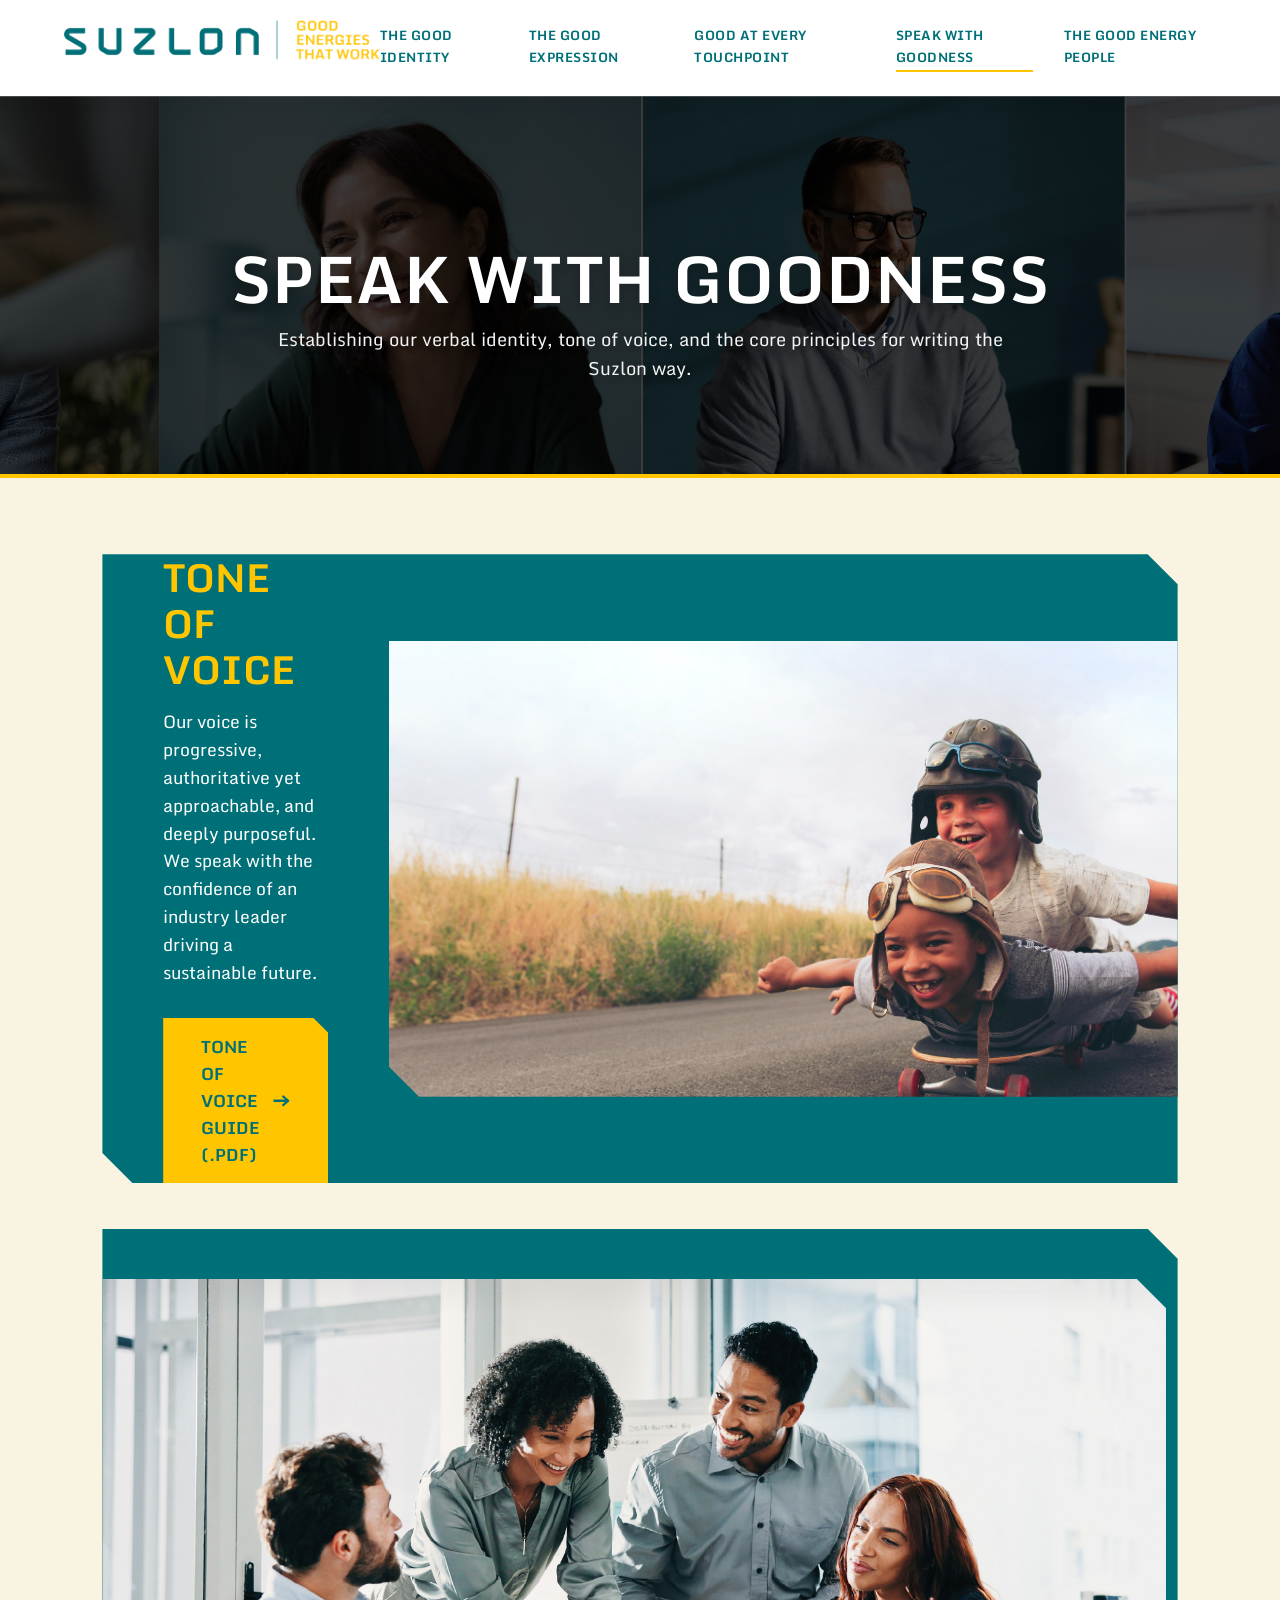
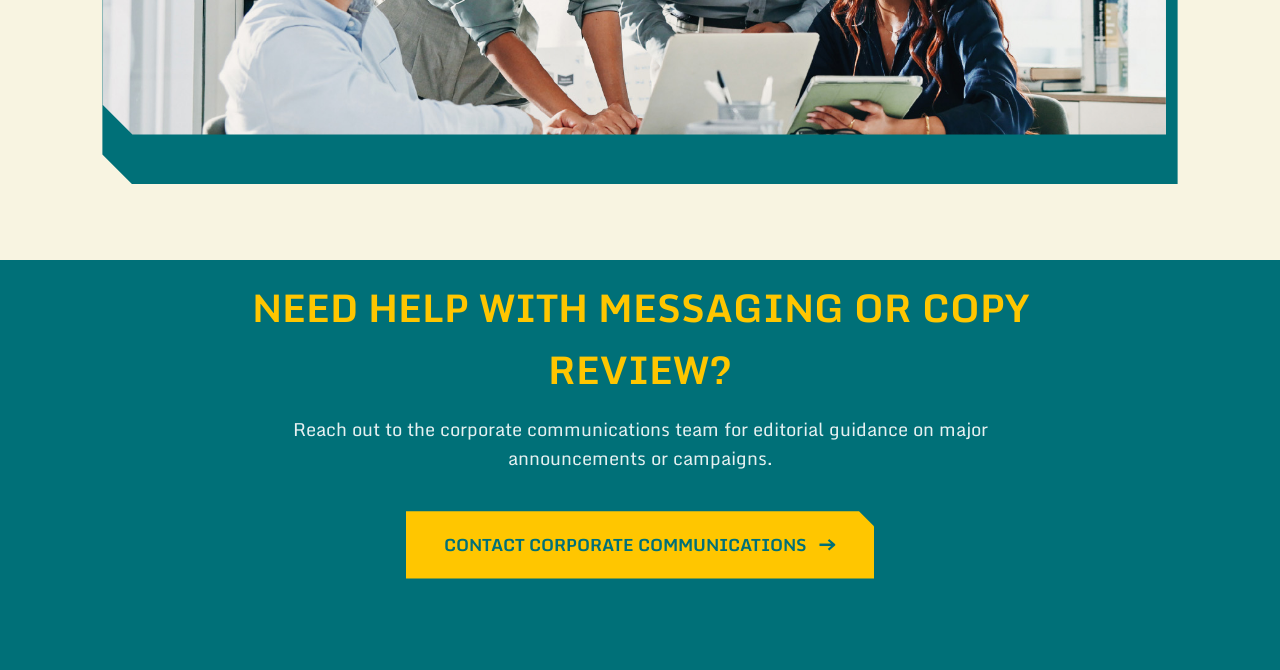
<file: thegoodvoice.html>
<!DOCTYPE html>
<html lang="en">
<head>
    <meta charset="UTF-8">
    <meta name="viewport" content="width=device-width, initial-scale=1.0">
    <title>Speak with Goodness | Suzlon Brand Centre</title>
    
    <!-- Mandatory Fonts -->
    <link rel="preconnect" href="https://fonts.googleapis.com">
    <link rel="preconnect" href="https://fonts.gstatic.com" crossorigin>
    <link href="https://fonts.googleapis.com/css2?family=Monda:wght@400;600;700&display=swap" rel="stylesheet">
    
    <!-- External CSS for global navigation/footer -->
    <link rel="stylesheet" href="style.css">
    <link rel="stylesheet" href="Navpagescss.css">

    <!-- Integrated Page-Specific CSS -->
    <style>
        /* =========================================
           SCROLL REVEAL ANIMATION 
        ========================================= */
        .reveal {
            opacity: 0;
            transform: translateY(30px);
            transition: all 0.8s cubic-bezier(0.5, 0, 0, 1);
        }
        .reveal.active {
            opacity: 1;
            transform: translateY(0);
        }

        /* =========================================
           SPEAK WITH GOODNESS: STACKED LAYOUT
        ========================================= */
        /* Main container with standard margins */
        .voice-section-container {
            max-width: 1200px;
            margin: 4rem auto 6rem auto; 
            padding: 0 8%; /* Matches your standard page margins */
        }

/* Stacks the cards one below another */
        .voice-grid {
            display: flex;
            flex-direction: column;
            gap: 3rem; 
            margin-top: 5rem; /* Adds the gap you want on top */
        }

        /* The card wrapper spans full width of the container */
        .voice-text-card {
            width: 100%;
            display: flex;
            flex-direction: column;
            transition: transform 0.4s ease;
        }

        .voice-text-card:hover {
            transform: translateY(-5px);
        }

        /* The wide horizontal banners - Upgraded to a 2-column Grid */
        .embedded-banner {
			 clip-path: polygon(0 0, calc(100% - 30px) 0, 100% 30px, 100% 100%, 30px 100%, 0 calc(100% - 30px));
            width: 100%;
            background-color: var(--ever-teal, #007078);
/*            border-radius: 12px;*/
            padding: 0 0 0 4rem;
/*            box-shadow: 0 20px 40px rgba(0, 112, 120, 0.15);*/
            display: grid;
            grid-template-columns: 1.2fr 1fr; /* Text gets slightly more space than the image */
            gap: 4rem;
            align-items: center;
        }

        /* Darker teal for the second banner */
        .embedded-banner.alt-tone {
/*            background-color: #005a61; */
        }

        .banner-text-content {
            display: flex;
            flex-direction: column;
            align-items: flex-start;
        }

        .embedded-banner h3 {
            color: var(--prime-yellow, #FFC627);
            font-size: clamp(2rem, 3vw, 2.8rem);
            font-weight: 700;
            line-height: 1.2;
            margin: 0 0 1rem 0;
            text-transform: uppercase;
        }

        .embedded-banner p {
            color: #FFFFFF;
            font-size: 1.15rem;
            line-height: 1.6;
            margin: 0 0 2rem 0;
        }
        
        /* New Image Container Styles */
.banner-image-content {
            width: 70rem;
            height: 30rem;
            min-height: 300px;
            margin: 0;
            padding: 0;
            overflow: hidden;
/*            box-shadow: 0 10px 25px rgba(0, 0, 0, 0.2); */
        }

        .banner-image-content img {
            width: 100%;
            height: 100%;
            object-fit: cover;  Ensures the image fills the box perfectly without stretching 
            display: block;
        }

        /* Mobile adjustments for the banners */
        @media (max-width: 900px) {
            .embedded-banner {
                grid-template-columns: 1fr; /* Stacks text and image on mobile */
                padding: 3rem 2rem;
                gap: 2.5rem;
            }
            .banner-image-content {
                min-height: 250px;
                order: -1; /* Forces the image to always show ABOVE the text on mobile screens */
            }
        }
		/* Adds the customized chamfer cuts on top-right and bottom-left to images */
        .chamfer-image-cut {
            /* clip-path cuts: 
               Start (0,0) -> 
               Cut Top-Right (calc(100% - 30px), 0) to (100%, 30px) -> 
               Bottom-Right (100%, 100%) -> 
               Cut Bottom-Left (30px, 100%) to (0, calc(100% - 30px)) 
            */
            clip-path: polygon(0 0, calc(100% - 30px) 0, 100% 30px, 100% 100%, 30px 100%, 0 calc(100% - 30px));
            transition: clip-path 0.4s ease, transform 0.4s ease;
        }

        /* Minor transition effect for card image during hovering */
        .voice-text-card:hover .chamfer-image-cut {
            clip-path: polygon(0 0, calc(100% - 35px) 0, 100% 35px, 100% 100%, 35px 100%, 0 calc(100% - 35px));
        }
    </style>
</head>
<body>

    <!-- Global Navigation -->
    <header class="main-header">
        <div class="logo">
            <a href="index.html">
                <img src="Homepage Images/Asset 1@2x-8.png" alt="Suzlon Logo" style="height: 45px; border: none;">
            </a>
        </div>
        <nav class="nav-links">
            <a href="TheGoodIdentity.html">The Good Identity</a>
            <a href="TheGoodExpression.html">The Good Expression</a>
            <a href="touchpoints.html">Good at Every Touchpoint</a>
            <a href="thegoodvoice.html" class="active-nav">Speak with Goodness</a>
            <a href="good-energy-people.html">The Good Energy People</a>
        </nav>
    </header>

    <!-- Main Content -->
    <main class="editorial-main" style="margin-top: 0; padding-top: 0; background-color: transparent;">
        
        <!-- Page Hero -->
        <section class="page-hero" style="margin-top: 0; margin-bottom: 0; padding: 6rem 8%; background: linear-gradient(rgba(0, 0, 0, 0.5), rgba(0, 0, 0, 0.5)), url('Homepage Images/Speak with good.jpg'); background-size: cover; background-position: center; background-repeat: no-repeat; width: 100vw; position: relative; left: 50%; right: 50%; margin-left: -50vw; margin-right: -50vw; box-sizing: border-box;">
            <div class="page-hero-content reveal" style="text-align: center; margin: 0 auto; max-width: 1200px;">
                <h1 style="margin-bottom: 0.5rem; line-height: 1.2; color: #ffffff;">Speak with Goodness</h1>
                <p style="margin-top: 0; font-size: 1.2rem; line-height: 1.6; color: #ffffff;">Establishing our verbal identity, tone of voice, and the core principles for writing the Suzlon way.</p>
            </div>
        </section>

       
<!-- Stacked Voice Sections -->
        
            <div class="voice-grid reveal">

                <!-- 1. Tone of Voice Banner (Text Left, Image Right) -->
                <div class="voice-text-card">
                    <div class="embedded-banner">
                        
                        <!-- Left Side: Text -->
                        <div class="banner-text-content">
                            <h3>Tone of Voice</h3>
                            <p>Our voice is progressive, authoritative yet approachable, and deeply purposeful. We speak with the confidence of an industry leader driving a sustainable future.</p>
                            <div class="voice-actions">
                                <a href="Homepage Images/Suzlon Tone of Voice.pdf" class="contact-btn" target="_blank">
                                    Tone of Voice Guide (.PDF) <span class="arrow">&rarr;</span>
                                </a>
                            </div>
                        </div>

                        <!-- Right Side: Image -->
                        <div class="banner-image-content chamfer-image-cut">
                            <!-- Change the src to your actual image file name -->
                            <img src="Homepage Images/Main Banner - Copy.jpg" alt="Tone of Voice Preview">
                        </div>

                    </div>
                </div>

                
                <!-- 2. Brand Voice Banner (Image Left, Text Right) -->
<div class="voice-text-card">
    <div class="embedded-banner alt-tone" style="padding: 0 4rem 0 0; grid-template-columns: 1fr 1.2fr;">

        <!-- Left Side: Image (Flush to left edge) -->
        <div class="banner-image-content chamfer-image-cut" style="margin: 0; padding: 0;">
            <img src="Homepage Images/WorkWithTheBest - Copy.jpg" alt="Brand Voice Preview" style="margin: 0; display: block; width: 100%; height: 100%; object-fit: cover;">
        </div>
        
        <!-- Right Side: Text -->
        <div class="banner-text-content">
            <h3>Brand Voice</h3>
            <p>Clear, concise, and structured. Guidelines on active voice, plain English standards, and formatting terminology to ensure consistent communication across all channels.</p>
            <div class="voice-actions">
                <a href="Homepage Images/Suzlon Brand Voice.pdf" class="contact-btn" target="_blank">
                    Brand Voice Guide (.PDF) <span class="arrow">&rarr;</span>
                </a>
            </div>
        </div>

    </div>
</div>

            </div>
       
    </main>
    
    <!-- Footer -->
    <footer class="support-section reveal">
        <div class="support-content">
            <h2>Need help with messaging or copy review?</h2>
            <p>Reach out to the corporate communications team for editorial guidance on major announcements or campaigns.</p>
            <div>
                <a href="mailto:corpcom@suzlon.com" class="contact-btn">
                    Contact Corporate Communications <span class="arrow">&rarr;</span>
                </a>
            </div>
        </div>
    </footer>

    <!-- Scroll Animation Script -->
    <script>
        document.addEventListener('DOMContentLoaded', () => {
            const revealElements = document.querySelectorAll('.reveal');
            const revealOptions = { threshold: 0.1, rootMargin: "0px 0px -20px 0px" };

            const revealOnScroll = new IntersectionObserver(function(entries, observer) {
                entries.forEach(entry => {
                    if (entry.isIntersecting) {
                        entry.target.classList.add('active');
                        observer.unobserve(entry.target);
                    }
                });
            }, revealOptions);

            revealElements.forEach(el => revealOnScroll.observe(el));
        });
    </script>
</body>
</html>
</file>
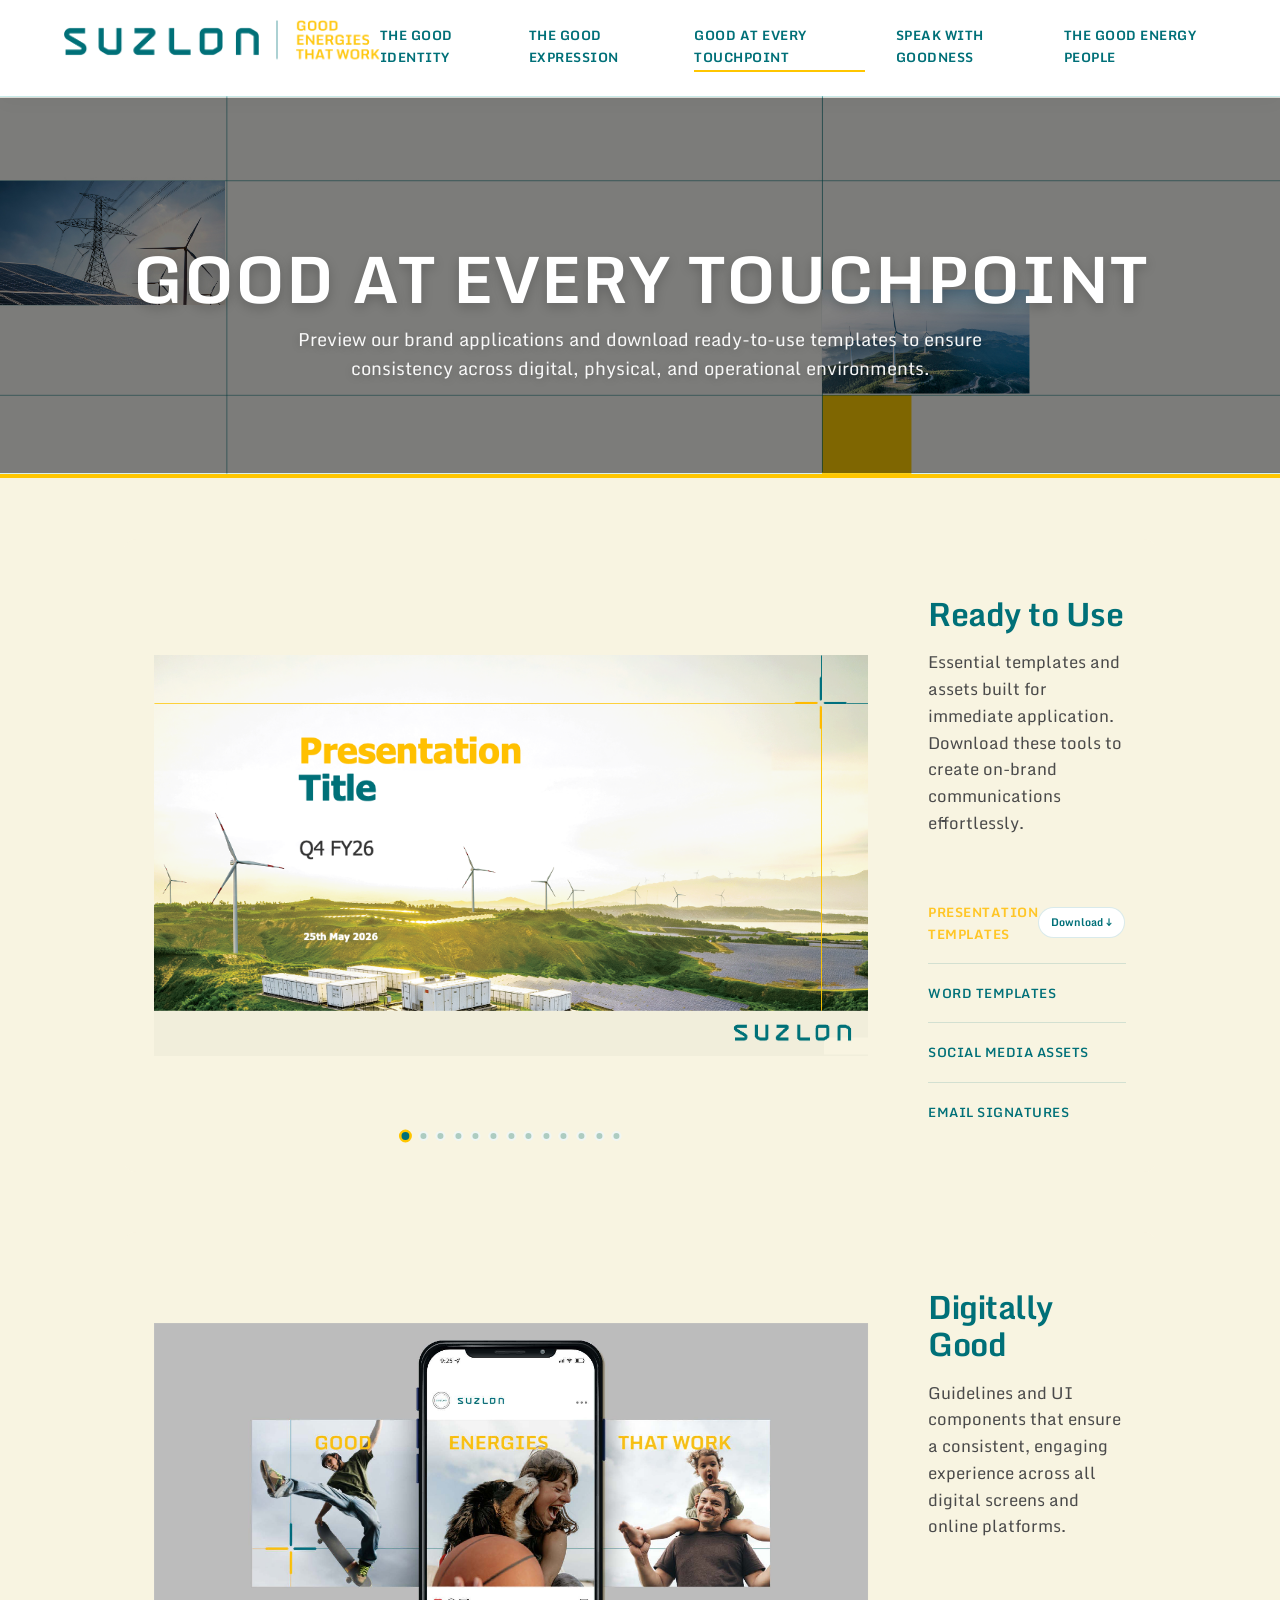
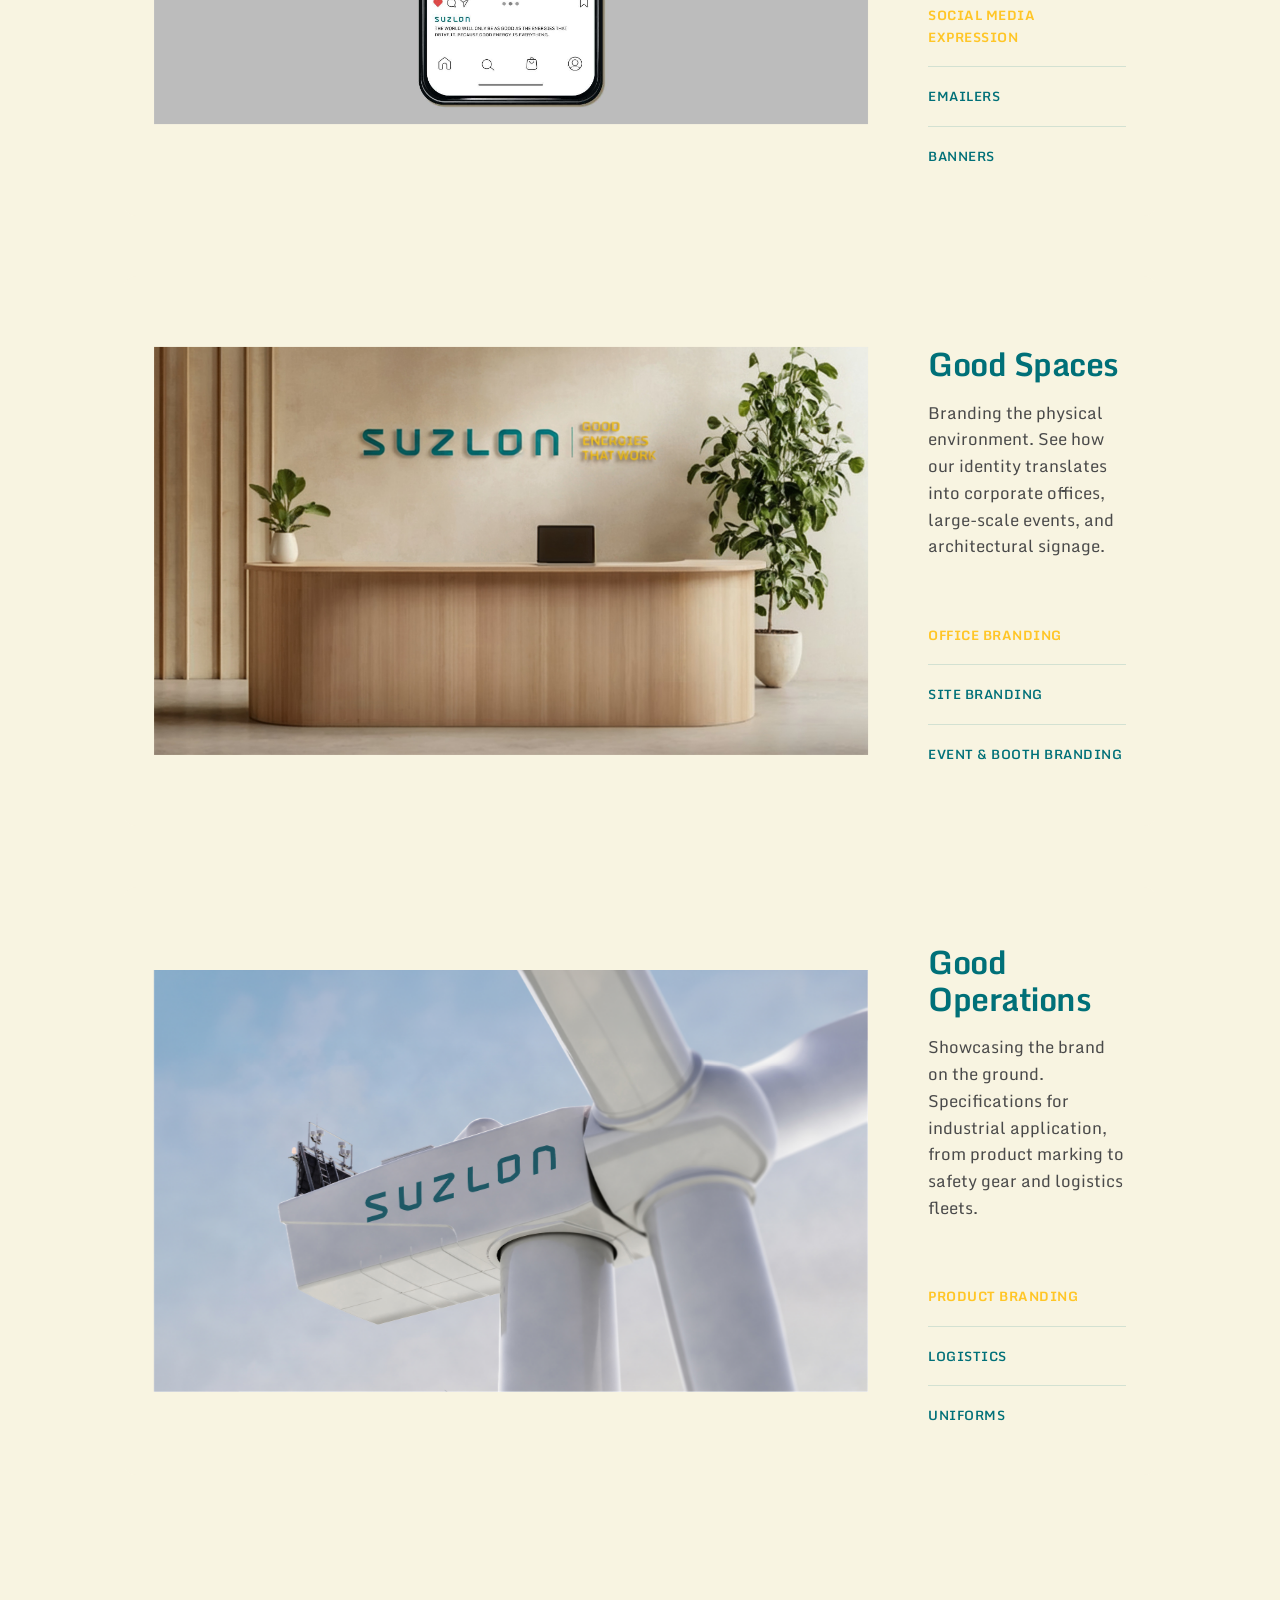
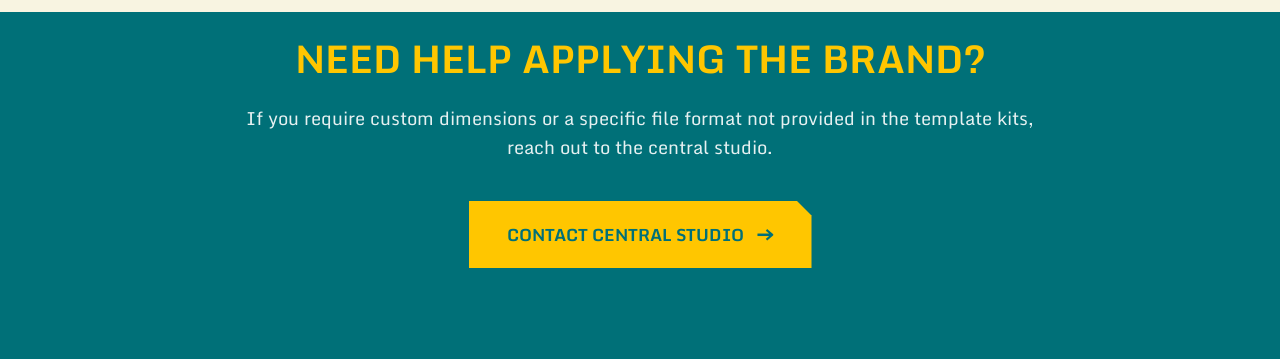
<file: touchpoints.html>
<!DOCTYPE html>
<html lang="en">
<head>
    <meta charset="UTF-8">
    <meta name="viewport" content="width=device-width, initial-scale=1.0">
    <title>Good at Every Touchpoint | Suzlon Brand Centre</title>
    
    <!-- Mandatory Monda Font -->
    <link rel="preconnect" href="https://fonts.googleapis.com">
    <link rel="preconnect" href="https://fonts.gstatic.com" crossorigin>
    <link href="https://fonts.googleapis.com/css2?family=Monda:wght@400;600;700&display=swap" rel="stylesheet">
    
    <!-- Core Brand Stylesheet -->
    <link rel="stylesheet" href="style.css">
    <link rel="stylesheet" href="Navpagescss.css">

    <style>
        /* =========================================
           GLOBAL RESET (Fixes the Slider Bleed)
        ========================================= */
        *, *::before, *::after {
            box-sizing: border-box;
        }

        /* =========================================
           SUZLON.COM TYPOGRAPHY MATCH
        ========================================= */
        body, html, .editorial-main {
            font-family: 'Monda', Arial, Helvetica, sans-serif;
            -webkit-font-smoothing: antialiased;
            -moz-osx-font-smoothing: grayscale;
        }

        /* =========================================
           PREMIUM CHOREOGRAPHED SCROLL REVEAL 
        ========================================= */
        .reveal {
            opacity: 0;
            transform: translateY(60px);
            transition: opacity 0.8s cubic-bezier(0.16, 1, 0.3, 1), transform 1s cubic-bezier(0.16, 1, 0.3, 1);
        }
        .reveal.active {
            opacity: 1;
            transform: translateY(0);
        }

        .reveal .showcase-canvas {
            opacity: 0;
            transform: scale(0.95);
            transition: opacity 1s ease-out 0.2s, transform 1.2s cubic-bezier(0.16, 1, 0.3, 1) 0.2s; 
        }
        .reveal.active .showcase-canvas {
            opacity: 1;
            transform: scale(1);
        }

        .reveal .showcase-controls {
            opacity: 0;
            transform: translateY(30px);
            transition: opacity 0.8s ease-out 0.4s, transform 1s cubic-bezier(0.16, 1, 0.3, 1) 0.4s;
        }
        .reveal.active .showcase-controls {
            opacity: 1;
            transform: translateY(0);
        }

        /* =========================================
           HORIZONTAL GALLERY SHOWCASE LAYOUT
        ========================================= */
        .hubs-container {
            max-width: 1800px;
            margin: 4rem auto;
            padding: 0 2%;
        }

        .showcase-hub {
            background: var(--humble-beige, #F8F7F2);
            border-radius: 12px;
            overflow: hidden;
            margin-bottom: 4rem; 
            display: grid;
            grid-template-columns: 75% 25%; 
            height: auto; 
            min-height: 550px;
        }

        /* 1. Presentation Canvas & Slider Track */
        .showcase-canvas {
            width: 100%;
            height: auto; 
            background-color: transparent; 
            position: relative;
            overflow: hidden;
            display: flex;
            align-items: center;
            justify-content: center;
        }

        .slider-track {
            display: flex;
            width: 100%;
            height: 100%;
            transition: transform 0.8s cubic-bezier(0.25, 1, 0.5, 1), opacity 0.3s ease-in-out;
            will-change: transform;
        }

        .slide-item {
            flex: 0 0 100%; 
            width: 100%;
            height: 100%;
            padding: 2rem; 
            display: flex;
            align-items: center;
            justify-content: center;
            transition: opacity 0.4s ease-in-out;
        }

        .slide-item img, .slide-item video {
            width: 100%;
            height: auto;
            max-height: 85vh;
            object-fit: contain; 
            display: block;
        }

        /* 1b. Navigation Dots Container */
        .slider-dots {
            position: absolute;
            bottom: 2rem;
            left: 50%;
            transform: translateX(-50%);
            display: flex;
            gap: 0.5rem;
            pointer-events: auto;
            z-index: 10;
        }

        .dot {
            width: 10px; height: 10px;
            border-radius: 50%;
            background: rgba(0, 112, 120, 0.3);
            cursor: pointer;
            transition: all 0.3s ease;
        }

        .dot.active {
            background: var(--ever-teal, #007078);
            transform: scale(1.3);
        }

        /* 2. Control Panel */
        .showcase-controls {
            display: flex;
            flex-direction: column;
            justify-content: center; 
            gap: 1.5rem; 
            padding: 2rem; 
            background-color: transparent; 
            border-left: none; 
            overflow-y: auto; 
            height: 100%; 
        }

        .showcase-info h2 {
            font-family: 'Monda', sans-serif;
            font-size: clamp(1.8rem, 2.5vw, 2.4rem); 
            font-weight: 700;
            color: var(--ever-teal, #007078);
            text-transform: none; 
            letter-spacing: -0.5px; 
            margin-bottom: 1rem; 
            line-height: 1.15;
        }

        .showcase-info p {
            font-family: 'Monda', sans-serif;
            font-size: 1.1rem; 
            font-weight: 400;
            color: #4A4A4A;
            line-height: 1.6; 
            margin-bottom: 1.5rem; 
        }

        /* =========================================
           3. INLINE DYNAMIC NAVIGATION PILLS 
        ========================================= */
        .showcase-nav {
            display: flex;
            flex-direction: column; 
            width: 100%;
            gap: 0; 
        }

        .nav-item {
            display: flex;
            align-items: center;
            width: 100%;
            border-bottom: 1px solid rgba(0, 112, 120, 0.15); 
            transition: all 0.3s ease;
            background-color: transparent;
        }

        .nav-item:last-child {
            border-bottom: none;
        }

        .nav-link {
            flex: 1; 
            text-align: left; 
            padding: 1.2rem 0; 
            color: var(--ever-teal, #007078);
            text-decoration: none;
            font-family: 'Monda', sans-serif;
            font-weight: 600;
            font-size: 0.85rem; 
            text-transform: uppercase;
            letter-spacing: 0.5px;
            transition: color 0.2s ease; 
        }

        .nav-item:hover .nav-link {
            color: #FFC627; 
        }

        .nav-item.active-item .nav-link {
            color: #FFC627; 
            font-weight: 700; 
        }

        .nav-download {
            display: none; 
            text-decoration: none;
            font-family: 'Monda', sans-serif;
            font-weight: 700;
            font-size: 0.7rem;
            color: var(--ever-teal, #007078);
            padding: 0.35rem 0.8rem;
            margin-right: 0.5rem; 
            border-radius: 50px;
            background-color: #ffffff;
            border: 1px solid rgba(0, 112, 120, 0.15);
            transition: all 0.2s ease;
            white-space: nowrap;
        }

        .nav-download:hover {
            background-color: var(--ever-teal, #007078);
            color: #ffffff;
            border-color: var(--ever-teal, #007078);
        }

        .nav-item.active-item .nav-download {
            display: inline-block;
            animation: popIn 0.3s cubic-bezier(0.16, 1, 0.3, 1) forwards;
        }

        @keyframes popIn {
            0% { opacity: 0; transform: scale(0.95); }
            100% { opacity: 1; transform: scale(1); }
        }

        /* =========================================
           4. RESPONSIVE MEDIA QUERIES 
        ========================================= */
        @media (max-width: 1200px) {
            .showcase-hub {
                grid-template-columns: 65% 35%;
            }
        }
        
        @media (max-width: 1024px) {
            .showcase-hub {
                grid-template-columns: 1fr;
                display: flex;
                flex-direction: column;
                height: auto;
            }
            .showcase-canvas {
                min-height: 50vh;
                border-bottom: 1px solid rgba(0, 112, 120, 0.1);
            }
            .showcase-controls {
                padding: 2rem;
                height: auto;
            }
        }
        
        @media (max-width: 768px) {
            .page-hero {
                padding: 4rem 5% !important;
            }
            .showcase-canvas {
                min-height: 40vh;
            }
            .slide-item {
                padding: 1rem;
            }
            .showcase-info h2 {
                font-size: 1.6rem;
            }
            .nav-link {
                font-size: 0.8rem;
            }
            .slider-dots {
                bottom: 1rem;
            }
            .slide-item img, .slide-item video {
                max-height: 50vh;
            }
        }
    </style>
</head>
<body>

    <!-- Global Navigation -->
    <header class="main-header">
        <div class="logo">
            <a href="index.html">
                <img src="Homepage Images/Asset 1@2x-8.png" alt="Suzlon Logo" style="height: 45px; border: none;">
            </a>
        </div>
        <nav class="nav-links">
            <a href="TheGoodIdentity.html">The Good Identity</a>
            <a href="TheGoodExpression.html">The Good Expression</a>
            <a href="touchpoints.html" class="active-nav">Good at Every Touchpoint</a>
            <a href="thegoodvoice.html">Speak with Goodness</a>
            <a href="good-energy-people.html">The Good Energy People</a>
        </nav>
    </header>

    <main class="editorial-main" style="margin-top: 0; padding-top: 0; background-color: transparent;">
        
        <!-- Full-Width Page Hero -->
        <section class="page-hero" style="margin-top: 0; margin-bottom: 0; padding: 6rem 8%; background: url('Homepage Images/Good at Every Touchpoint.jpg'); background-size: cover; background-position: center; background-repeat: no-repeat; width: 100vw; position: relative; left: 50%; right: 50%; margin-left: -50vw; margin-right: -50vw; box-sizing: border-box;">
            <div class="page-hero-content reveal" style="text-align: center; margin: 0 auto; max-width: 1200px;">
                <h1 style="margin-bottom: 0.5rem; line-height: 1.2; color: #ffffff;">Good at Every Touchpoint</h1>
                <p style="margin-top: 0; font-size: 1.2rem; line-height: 1.6; color: #ffffff;">Preview our brand applications and download ready-to-use templates to ensure consistency across digital, physical, and operational environments.</p>
            </div>
        </section>

        <div class="hubs-container">

            <!-- HUB 1: Ready to Use -->
            <article class="showcase-hub reveal">
                <div class="showcase-canvas">
                    <div class="slider-track"></div>
                    <div class="slider-dots"></div>
                </div>
                
                <div class="showcase-controls">
                    <div class="showcase-info">
                        <h2>Ready to Use</h2>
                        <p>Essential templates and assets built for immediate application. Download these tools to create on-brand communications effortlessly.</p>
                    </div>
                    <div class="showcase-nav">
                        <div class="nav-item active-item">
                            <a href="#" class="nav-link" data-image="Homepage Images/PPT/Presentation_template-new/Slide1.png,Homepage Images/PPT/Presentation_template-new/Slide2.png,Homepage Images/PPT/Presentation_template-new/Slide3.png,Homepage Images/PPT/Presentation_template-new/Slide4.png,Homepage Images/PPT/Presentation_template-new/Slide5.png,Homepage Images/PPT/Presentation_template-new/Slide6.png,Homepage Images/PPT/Presentation_template-new/Slide7.png,Homepage Images/PPT/Presentation_template-new/Slide8.png,Homepage Images/PPT/Presentation_template-new/Slide9.png,Homepage Images/PPT/Presentation_template-new/Slide10.png,Homepage Images/PPT/Presentation_template-new/Slide11.png,Homepage Images/PPT/Presentation_template-new/Slide12.png,Homepage Images/PPT/Presentation_template-new/Slide13.png">Presentation Templates</a>
                            <a href="https://suzlonenergy365-my.sharepoint.com/:p:/g/personal/47001_suzlon_com/IQDZ8Oi2UmMDTLXPlUHW2x3IAX2yDcyfMA0SrHI9NTRghdY?e=gHpMEM" class="nav-download" target="_blank">Download &darr;</a>
                        </div>
                        <div class="nav-item">
                            <a href="#" class="nav-link" data-image="Homepage Images/Word Template/Word-template-Aug-2026.png">Word Templates</a>
                            <a href="Homepage Images/Word Template.docx" class="nav-download" download>Download &darr;</a>
                        </div>
                        <div class="nav-item">
                            <a href="#" class="nav-link" data-effect="blink" data-image="Homepage Images/Social Media Assets/Media1.mp4,Homepage Images/Social Media Assets/Social Media Assets 1.png,Homepage Images/Social Media Assets/Social Media Assets 2.png,Homepage Images/Social Media Assets/Social Media Assets 3.png,Homepage Images/Social Media Assets/Social Media Assets 4.png">Social Media Assets</a>
                        </div>
                        <div class="nav-item">
                            <a href="#" class="nav-link" data-image="Homepage Images/E-mail signature.jpg">Email Signatures</a>
                        </div>
                    </div>
                </div>
            </article>

            <!-- HUB 2: Digitally Good -->
            <article class="showcase-hub reveal">
                <div class="showcase-canvas">
                    <div class="slider-track"></div>
                    <div class="slider-dots"></div>
                </div>
                
                <div class="showcase-controls">
                    <div class="showcase-info">
                        <h2>Digitally Good</h2>
                        <p>Guidelines and UI components that ensure a consistent, engaging experience across all digital screens and online platforms.</p>
                    </div>
                    <div class="showcase-nav">
                        <div class="nav-item active-item">
                            <a href="#" class="nav-link" data-image="Homepage Images/Suzlon Design Exploration_Feb 3_Page_28.jpg">Social Media Expression</a>
                        </div>
                        <div class="nav-item">
                            <a href="#" class="nav-link" data-image="Homepage Images/26Mar26_IB_for_Suzlon_emailers_v1_Page_2.jpg">Emailers</a>
                        </div>
                        <div class="nav-item">
                            <a href="#" class="nav-link" data-image="Homepage Images/Banner/Media3.mp4,Homepage Images/Banner/Media2.mp4,Homepage Images/Banner/Banner 1.png,Homepage Images/Banner/Banner 2.png,Homepage Images/Banner/Banner 3.png,Homepage Images/Banner/Banner 5.png">Banners</a>
                        </div>
                    </div>
                </div>
            </article>

            <!-- HUB 3: Good Spaces -->
            <article class="showcase-hub reveal">
                <div class="showcase-canvas">
                    <div class="slider-track"></div>
                    <div class="slider-dots"></div>
                </div>
                
                <div class="showcase-controls">
                    <div class="showcase-info">
                        <h2>Good Spaces</h2>
                        <p>Branding the physical environment. See how our identity translates into corporate offices, large-scale events, and architectural signage.</p>
                    </div>
                    <div class="showcase-nav">
                        <div class="nav-item active-item">
                            <a href="#" class="nav-link" data-image="Homepage Images/Office Branding.jpeg">Office Branding</a>
                        </div>
                        <div class="nav-item">
                            <a href="#" class="nav-link" data-image="Homepage Images/Site Branding.jpeg">Site Branding</a>
                        </div>
                        <div class="nav-item">
                            <a href="#" class="nav-link" data-image="Homepage Images/Booth.jpeg">Event & Booth Branding</a>
                        </div>
                    </div>
                </div>
            </article>

            <!-- HUB 4: Good Operations -->
            <article class="showcase-hub reveal">
                <div class="showcase-canvas">
                    <div class="slider-track"></div>
                    <div class="slider-dots"></div>
                </div>
                
                <div class="showcase-controls">
                    <div class="showcase-info">
                        <h2>Good Operations</h2>
                        <p>Showcasing the brand on the ground. Specifications for industrial application, from product marking to safety gear and logistics fleets.</p>
                    </div>
                    <div class="showcase-nav">
                        <div class="nav-item active-item">
                            <a href="#" class="nav-link" data-image="Homepage Images/Product Branding.jpg">Product Branding</a>
                        </div>
                        <div class="nav-item">
                            <a href="#" class="nav-link" data-image="Homepage Images/Product Branding/Container 1.png,Homepage Images/Product Branding/Container 2.png,Homepage Images/Product Branding/Container 3.png">Logistics</a>
                        </div>
                        <div class="nav-item">
                            <a href="#" class="nav-link" data-image="Homepage Images/Updated Files/Uniforms.png,Homepage Images/Updated Files/Uniform 2.png,Homepage Images/Updated Files/Uniform 3.png">Uniforms</a>
                        </div>
                    </div>
                </div>
            </article>

        </div>
    </main>
    
    <!-- Support / Contact Section -->
    <footer class="support-section reveal">
        <div class="support-content">
            <h2>Need help applying the brand?</h2>
            <p>If you require custom dimensions or a specific file format not provided in the template kits, reach out to the central studio.</p>
            <div>
                <a href="mailto:corpcom@suzlon.com" class="contact-btn">
                    Contact Central Studio <span class="arrow">&rarr;</span>
                </a>
            </div>
        </div>
    </footer>

    <!-- JavaScript supporting Yoyo sliding vs Blink effects -->
    <script>
        document.addEventListener('DOMContentLoaded', () => {
            
            // 1. SCROLL REVEAL OBSERVER
            const revealElements = document.querySelectorAll('.reveal');
            const revealOptions = { threshold: 0.15, rootMargin: "0px 0px -50px 0px" };

            const revealOnScroll = new IntersectionObserver((entries, observer) => {
                entries.forEach(entry => {
                    if (entry.isIntersecting) {
                        entry.target.classList.add('active');
                        observer.unobserve(entry.target);
                    }
                });
            }, revealOptions);

            revealElements.forEach(el => revealOnScroll.observe(el));

            // 2. MASTER HUB LOGIC
            const hubs = document.querySelectorAll('.showcase-hub');
            
            hubs.forEach(hub => {
                const sliderTrack = hub.querySelector('.slider-track');
                const dotsContainer = hub.querySelector('.slider-dots');
                const canvas = hub.querySelector('.showcase-canvas');
                const navLinks = hub.querySelectorAll('.nav-link');
                
                let currentMediaUrls = [];
                let currentSlideIndex = 0;
                let slideDirection = 1; // 1 for forward, -1 for reverse
                let autoSlideInterval = null;
                let isBlinkEffect = false;

                const goToSlide = (index) => {
                    if (currentMediaUrls.length === 0) return;
                    currentSlideIndex = index;
                    
                    if (isBlinkEffect) {
                        // Blink/Fade transition logic
                        const slides = sliderTrack.querySelectorAll('.slide-item');
                        slides.forEach((slide, idx) => {
                            if (idx === currentSlideIndex) {
                                slide.style.display = 'flex';
                                setTimeout(() => { slide.style.opacity = '1'; }, 50);
                            } else {
                                slide.style.opacity = '0';
                                setTimeout(() => { 
                                    if(currentSlideIndex !== idx) slide.style.display = 'none'; 
                                }, 300); // Wait for fade out to complete before hiding
                            }
                        });
                        sliderTrack.style.transform = 'translateX(0%)';
                    } else {
                        // Continuous smooth sliding transition using safe CSS math
                        sliderTrack.style.transform = `translateX(calc(-${currentSlideIndex * 100}%))`;
                    }
                    
                    if (dotsContainer) {
                        Array.from(dotsContainer.children).forEach((dot, idx) => {
                            dot.classList.toggle('active', idx === currentSlideIndex);
                        });
                    }
                };

                const startAutoSlide = () => {
                    if (autoSlideInterval) clearInterval(autoSlideInterval);
                    if (currentMediaUrls.length > 1) {
                        autoSlideInterval = setInterval(() => {
                            if (isBlinkEffect) {
                                // Blink effect continuously loops forward
                                goToSlide((currentSlideIndex + 1) % currentMediaUrls.length);
                            } else {
                                // Slider effect reverses when it hits the ends (Yoyo loop)
                                if (currentSlideIndex >= currentMediaUrls.length - 1) {
                                    slideDirection = -1; // Switch to reverse
                                } else if (currentSlideIndex <= 0) {
                                    slideDirection = 1; // Switch to forward
                                }
                                goToSlide(currentSlideIndex + slideDirection);
                            }
                        }, 3500); // 3.5 seconds per slide for better readability
                    }
                };

                const stopAutoSlide = () => {
                    if (autoSlideInterval) {
                        clearInterval(autoSlideInterval);
                        autoSlideInterval = null;
                    }
                };

                // Pause on hover
                if (canvas) {
                    canvas.addEventListener('mouseenter', stopAutoSlide);
                    canvas.addEventListener('mouseleave', startAutoSlide);
                }

                // Render HTML for track
                const renderTrack = () => {
                    sliderTrack.innerHTML = '';
                    
                    currentMediaUrls.forEach((url, idx) => {
                        const slide = document.createElement('div');
                        slide.className = 'slide-item';
                        
                        if (isBlinkEffect) {
                            slide.style.position = 'absolute';
                            slide.style.top = '0';
                            slide.style.left = '0';
                            slide.style.opacity = idx === 0 ? '1' : '0';
                            slide.style.display = idx === 0 ? 'flex' : 'none';
                        }
                        
                        if (url.toLowerCase().endsWith('.mp4')) {
                            slide.innerHTML = `<video src="${url}" autoplay loop muted playsinline></video>`;
                        } else {
                            slide.innerHTML = `<img src="${url}" alt="Showcase Media">`;
                        }
                        sliderTrack.appendChild(slide);
                    });

                    // Render Dots if applicable
                    if (dotsContainer) {
                        dotsContainer.innerHTML = '';
                        if (currentMediaUrls.length > 1) {
                            dotsContainer.style.display = 'flex';
                            currentMediaUrls.forEach((_, idx) => {
                                const dot = document.createElement('div');
                                dot.className = `dot ${idx === 0 ? 'active' : ''}`;
                                dot.addEventListener('click', () => {
                                    stopAutoSlide();
                                    // Set correct direction based on dot clicked
                                    slideDirection = idx > currentSlideIndex ? 1 : -1;
                                    goToSlide(idx);
                                    startAutoSlide();
                                });
                                dotsContainer.appendChild(dot);
                            });
                        } else {
                            dotsContainer.style.display = 'none';
                        }
                    }

                    if (currentMediaUrls.length > 1) {
                        goToSlide(0);
                        startAutoSlide();
                    } else {
                        stopAutoSlide();
                        sliderTrack.style.transform = 'translateX(0%)';
                    }
                };

                // Link Click Logic
                navLinks.forEach(link => {
                    link.addEventListener('click', function(e) {
                        e.preventDefault(); 
                        
                        // Active State UI
                        const allItems = hub.querySelectorAll('.nav-item');
                        allItems.forEach(item => item.classList.remove('active-item'));
                        this.closest('.nav-item').classList.add('active-item');

                        // Check for blink effect attribute
                        isBlinkEffect = this.getAttribute('data-effect') === 'blink';

                        // Get media paths
                        const rawMedia = this.getAttribute('data-slider') || this.getAttribute('data-image');
                        if (!rawMedia) return;

                        // Parse into array
                        currentMediaUrls = rawMedia.split(',').map(url => url.trim()).filter(Boolean);

                        sliderTrack.style.opacity = '0';
                        stopAutoSlide();
                        
                        // Reset direction to forward on new tab click
                        slideDirection = 1; 

                        setTimeout(() => {
                            renderTrack();
                            sliderTrack.style.opacity = '1';
                        }, 200);
                    });
                });

                // Init default active tab on load
                const defaultLink = hub.querySelector('.active-item .nav-link');
                if (defaultLink) {
                    defaultLink.click(); 
                }
            });
        });
    </script>
</body>
</html>
</file>
<file: style.css>
.editorial-main {
    margin-top: 0 !important;
    padding-top: 0 !important;
}
html {
    font-size: 95% !important;
}
/* =========================================
           SCROLL FIX OVERRIDE (AGGRESSIVE)
           This completely disables any scroll-snapping 
           or locked heights from your external CSS files 
           across the entire page and forces smooth scrolling.
        ========================================= */
        html, body, main, .editorial-main, .showcase-container, section {
            scroll-snap-type: none !important;
            scroll-behavior: smooth !important;
            height: auto !important;
            max-height: none !important;
            overflow-y: visible !important; /* Forces the scrollbar back to the main browser window */
        }
        * {
            scroll-snap-align: none !important;
            scroll-snap-stop: normal !important;
        }
        /* ========================================= */
/* =========================================

   1. VARIABLES & GLOBAL STYLES

========================================= */

:root {

    /* Primary Brand Colours */

    --ever-teal: #007078;

    --prime-yellow: #FFC600;

    --humble-beige: #F8F4E1;

    --white: #FFFFFF;

    

    /* Secondary Brand Colours */

    --electric-cyan: #0083C1;

    --sure-orange: #EE7623;

    --emergent-green: #61A60E;

    

    /* Layout Variables */

    --grid-margin: 5vw;

    --card-shadow: 0 10px 30px rgba(0, 112, 120, 0.08);

    --hover-shadow: 0 15px 35px rgba(0, 112, 120, 0.15);

}



* {

    box-sizing: border-box;

}



body {

    background-color: var(--humble-beige);

    font-family: 'Monda', Tahoma, sans-serif;

    font-weight: 400; /* Level 3 Body Text */

    margin: 0;

    padding: 0;

    color: var(--ever-teal);

    overflow-x: hidden; 

}



h1, h2, h3, h4, h5, h6 {

    font-family: 'Monda', Tahoma, sans-serif;

    font-weight: 700; /* Level 1 Heading */

}



/* =========================================

   2. HEADER & NAVIGATION

========================================= */

.main-header {

    background-color: var(--white);

    display: flex;

    justify-content: space-between;

    align-items: center;

    padding: 1.25rem var(--grid-margin);

    box-shadow: 0 4px 20px rgba(0,0,0,0.04);

    position: sticky;

    top: 0;

    z-index: 100;

}



.main-header .logo {

    font-size: 2rem;

    font-weight: 700;

    letter-spacing: 2px;

    text-transform: uppercase;

}



.nav-links {

    display: flex;

    gap: 2rem;

    align-items: center;

}



.nav-links a {

    text-decoration: none;

    color: var(--ever-teal);

    font-weight: 700;

    font-size: 0.85rem;

    letter-spacing: 0.5px;

    position: relative;

    padding-bottom: 4px;

    transition: color 0.3s ease;

    text-transform: uppercase;

}



.nav-links a::after {

    content: '';

    position: absolute;

    bottom: 0;

    left: 0;

    width: 0%;

    height: 2px;

    background-color: var(--prime-yellow);

    transition: width 0.3s ease;

}



.nav-links a:hover::after,

.nav-links a.active-nav::after {

    width: 100%;

}



.nav-links a.active-nav, .nav-links a:hover {

    color: var(--ever-teal);

}



/* =========================================

   3. THE SUM VISUAL DEVICE (CHAMFERS)

========================================= */

.cut-top-right {

    clip-path: polygon(0 0, calc(100% - 30px) 0, 100% 30px, 100% 100%, 0 100%);

}



.cut-bottom-left {

    clip-path: polygon(0 0, 100% 0, 100% 100%, 30px 100%, 0 calc(100% - 30px));

}



.cut-both {

    clip-path: polygon(0 0, calc(100% - 30px) 0, 100% 30px, 100% 100%, 30px 100%, 0 calc(100% - 30px));

}



/* =========================================

   4. HERO / VIDEO BANNER

========================================= */

.video-banner {

    position: relative;

    width: 100%;

    height: 45vh; 

    min-height: 400px;

    display: flex;

    align-items: center;

    padding: 0 4rem; 

    margin-bottom: 2rem; 

    overflow: hidden;

}



.video-banner.cut-bottom-left {

    clip-path: polygon(0 0, 100% 0, 100% 100%, 60px 100%, 0 calc(100% - 60px));

}



.bg-video {

    position: absolute;

    top: 0;

    left: 0;

    width: 100%;

    height: 100%;

    object-fit: cover; 

    z-index: 1;

}



.video-overlay {

    position: absolute;

    top: 0;

    left: 0;

    width: 100%;

    height: 100%;

    background: linear-gradient(to right, rgba(0, 31, 31, 0.4), rgba(0, 31, 31, 0.4));

    z-index: 2;

}



.banner-content {

    position: relative;

    z-index: 3;

    color: var(--white);

    max-width: 900px;

    text-align: center;

    margin: 0 auto;

}



.banner-content h1 {

    font-size: clamp(2.5rem, 5vw, 4.5rem);

    text-transform: uppercase;

    margin: 0 0 1rem 0;

    line-height: 1.1;

    color: var(--prime-yellow);

}



.banner-content p {

    font-size: clamp(1.15rem, 1.5vw, 1.5rem);

    margin: 0 0 1.5rem 0;

    opacity: 0.95;

    letter-spacing: 0.5px;

    line-height: 1.5;

}



.brand-promise-tag {

    display: inline-block;

    border: 2px solid var(--prime-yellow);

    color: var(--prime-yellow);

    padding: 10px 20px;

    font-size: 1.2rem;

    font-weight: 700;

    letter-spacing: 1px;

    text-transform: uppercase;

    background: rgba(0, 112, 120, 0.3);

}



/* =========================================

   5. MODERN SEARCH COMPONENT

========================================= */

.search-container {

    max-width: 800px;

    margin: -4.5rem auto 5rem auto;

    position: relative;

    z-index: 10;

    padding: 0 2rem;

}



.search-box {

    display: flex;

    background: var(--white);

    overflow: hidden;

    box-shadow: 0 20px 40px rgba(0, 112, 120, 0.2);

    border: 3px solid var(--white);

}



.search-box input {

    flex: 1;

    padding: 1.5rem 2rem;

    border: none;

    font-family: 'Monda', Tahoma, sans-serif;

    font-size: 1.15rem;

    color: var(--ever-teal);

    outline: none;

}



.search-box input::placeholder {

    color: #999;

}



.search-box button {

    background-color: var(--prime-yellow);

    color: var(--ever-teal);

    border: none;

    padding: 0 3rem;

    font-weight: 700;

    font-size: 1.1rem;

    text-transform: uppercase;

    cursor: pointer;

    transition: background 0.3s ease;

}



.search-box button:hover {

    background-color: var(--ever-teal);

    color: var(--prime-yellow);

}



.search-hint {

    text-align: center;

    margin-top: 1rem;

    font-size: 0.95rem;

    color: #555;

}



.search-hint a {

    color: var(--ever-teal);

    text-decoration: none;

    border-bottom: 1px dotted var(--ever-teal);

    margin: 0 0.25rem;

}



.search-hint a:hover {

    color: #000;

}



/* =========================================

   6. PRIORITY USER JOURNEYS

========================================= */

.journeys-section {

    max-width: 1400px;

    margin: 0 auto 5rem auto;

    padding: 0 2rem;

}



.section-header {

    text-align: center;

    margin-bottom: 3rem;

    display: flex;

    flex-direction: column;

    align-items: center;

}



.section-header h2 {

    color: var(--ever-teal);

    text-transform: uppercase;

    font-size: 1.5rem;

    margin: 0 0 0.5rem 0;

}



.accent-line {

    width: 60px;

    height: 3px;

    background-color: var(--prime-yellow);

}



.journeys-grid {

    display: grid;

    grid-template-columns: repeat(auto-fit, minmax(240px, 1fr));

    gap: 1.5rem;

}



.journey-card {

    background-color: var(--white);

    color: var(--ever-teal);

    padding: 2rem;

    text-decoration: none;

    display: flex;

    flex-direction: column;

    justify-content: space-between;

    min-height: 140px;

    box-shadow: var(--card-shadow);

    transition: transform 0.3s ease, box-shadow 0.3s ease, background-color 0.3s ease;

    border: 1px solid rgba(0, 112, 120, 0.05);

}



.journey-card:hover {

    transform: translateY(-5px);

    box-shadow: var(--hover-shadow);

    background-color: var(--ever-teal);

    color: var(--white);

}



.journey-card .need {

    font-size: 0.95rem;

    opacity: 0.8;

    margin-bottom: 1rem;

}



.action-row {

    display: flex;

    justify-content: space-between;

    align-items: center;

}



.journey-card .action {

    font-size: 1.15rem;

    font-weight: 700;

    text-transform: uppercase;

    line-height: 1.3;

}



.journey-card .arrow {

    font-size: 1.5rem;

    color: var(--prime-yellow);

    transition: transform 0.3s ease;

}



.journey-card:hover .arrow {

    transform: translateX(5px);

}



/* =========================================

   SECTION 6: Suzlon is Evolving (Screenshot Redesign)

========================================= */

.suzlon-evolving-modern {

    position: relative;

    background: url('Homepage Images/Evolving.jpg') no-repeat center center/cover;

/*background-attachment: fixed;  Creates the smooth parallax scrolling effect */

    color: var(--white);

    padding: 120px 8%;

    overflow: hidden;

    border-top: 1px solid rgba(255, 255, 255, 0.1);

}



.evolving-content-wrapper {

    max-width: 800px;

    position: relative;
	margin: 0 auto

    z-index: 2;

}



.evolving-text-group .intro-sub {

    font-size: 1.05rem;

    line-height: 1.6;

    color: #D0DCD0;

    margin-bottom: 1.5rem;

    max-width: 550px;
	
	;

}



.yellow-bar {

    width: 40px;

    height: 4px;

    background-color: var(--prime-yellow);

    margin-bottom: 2.5rem;

}



.evolving-text-group .body-desc {

    font-size: 1rem;

    line-height: 1.7;

    color: #FFFFFF;

    margin-bottom: 3rem;

    max-width: 650px;

}



.suzlon-evolving-modern h2 {

    font-size: clamp(2rem, 3.2vw, 3rem);

    line-height: 1.2;

    text-transform: uppercase;

    margin-bottom: 3rem;

    color: var(--white);

    letter-spacing: 0.5px;

}



.highlight-yellow {

    color: var(--prime-yellow);

}



.evolving-text-group .history-desc {

    font-size: 1rem;

    line-height: 1.7;

    color: #ffffff;

    margin-bottom: 1.25rem;

    max-width: 600px;

}



/* Brand Crosshair graphic element matching the layout */

.brand-crosshair {

    position: absolute;

    bottom: 40px;

    right: 60px;

    width: 60px;

    height: 60px;

    background-image: 

        linear-gradient(to right, rgba(255, 255, 255, 0.4) 1px, transparent 1px),

        linear-gradient(to bottom, rgba(255, 198, 0, 0.9) 1px, transparent 1px);

    background-size: 100% 100%;

    z-index: 3;

}



.brand-crosshair::after {

    content: '';

    position: absolute;

    top: 50%;

    left: 50%;

    transform: translate(-50%, -50%);

    width: 10px;

    height: 10px;

    border: 1px solid var(--prime-yellow);

    border-radius: 50%;

}



/* Responsive adjustments */

@media (max-width: 768px) {

    .suzlon-evolving-modern {

        padding: 80px 5%;

    }

    .brand-crosshair {

        display: none;

    }

}



/* =========================================
   SECTION 7: Full-Stack Solutions (Matched to Section 3 Design)
========================================= */
.full-stack-modern-grid {
    background-color: var(--humble-beige);
}

.full-stack-modern-grid .content-wrapper {
    display: grid;
    grid-template-columns: 1fr 1fr;
    gap: 5rem;
    align-items: center;
    max-width: 1400px;
    
    /* Changing this to 'auto' pushes the entire grid into the dead center of the screen */
    margin: 0 auto; 
}
.full-stack-modern-grid h2 {
    font-size: clamp(2rem, 3vw, 3.2rem); 
    line-height: 1.15;
    margin-bottom: 2rem;
    text-transform: uppercase;
    display: flex;
    flex-direction: column;
    gap: 0.5rem;
    letter-spacing: 0.5px;
}

.heading-teal {
    color: var(--ever-teal); 
    display: inline-block;
    width: fit-content;
}

/* Inherits the .heading-yellow block styling created in Section 3 */

.full-stack-modern-grid .image-content {
    width: 100%;
    height: 100%;
    min-height: 500px;
    position: relative;
    box-shadow: 0 25px 50px rgba(0, 112, 120, 0.1); 
}

.full-stack-modern-grid .image-content img {
    width: 100%;
    height: 100%;
    object-fit: cover;
    position: absolute;
    top: 0;
    left: 0;
}

/* =========================================
   Responsive Overrides for Section 7 Grid
========================================= */
@media (max-width: 992px) {
    .full-stack-modern-grid .content-wrapper {
        grid-template-columns: 1fr;
        gap: 3rem;
    }
    
    .full-stack-modern-grid .image-content {
        min-height: 400px;
    }
}


/* =========================================

   8. BRAND BOOK STYLES (NEW SECTIONS)

========================================= */

.brand-book-section {

    padding: 30px 8%;

    overflow: hidden;

}



.brand-book-section h2 {

    text-transform: uppercase;

    letter-spacing: 1px;

}



/* =========================================
   FULL-WIDTH BANNER SECTION (SECTION 3)
========================================= */
.world-changing-fullwidth {
    position: relative;
    width: 100%;
    min-height: 60vh; /* Takes up 60% of the screen height */
    background-size: cover;
    background-position: center;
/*    background-attachment: fixed;  Creates a premium parallax scrolling effect */
    display: flex;
    align-items: center;
    justify-content: center;
    padding: 6rem 2rem;
    margin: 4rem 0;
}

.banner-overlay {
    position: absolute;
    top: 0;
    left: 0;
    right: 0;
    bottom: 0;
    background: rgba(0, 80, 85, 0.75); /* Dark Suzlon teal overlay */
    z-index: 1;
}

.fullwidth-text-content {
    position: relative;
    z-index: 2;
    max-width: 900px;
    text-align: center;
    color: #ffffff;
}

.fullwidth-text-content h2 {
    font-size: clamp(2rem, 4vw, 3.2rem);
    line-height: 1.2;
    margin-bottom: 2rem;
    font-weight: 700;
}

.fullwidth-text-content .heading-light {
    color: #ffffff;
}

.fullwidth-text-content .heading-yellow {
    color: #FFC627; /* Prime Yellow */
}

.fullwidth-text-content p {
    font-size: 1.15rem;
    line-height: 1.6;
    margin-bottom: 1.5rem;
    color: #f4f7f6;
    font-weight: 400;
}



/* SECTION 6: Suzlon is Evolving */

.suzlon-evolving {

    background-color: var(--ever-teal);

    color: var(--white);

    text-align: center;

    position: relative;

    border-top: 1px solid rgba(255,255,255,0.1);

}



.suzlon-evolving h2 {

    color: var(--prime-yellow);

    font-size: 2.8rem;

    margin-bottom: 25px;

}



.suzlon-evolving h3 {

    font-size: 1.6rem;

    margin-bottom: 30px;

    line-height: 1.5;

    color: var(--white);

}



.suzlon-evolving p {

    font-size: 1.15rem;

    line-height: 1.7;

    max-width: 800px;

    margin: 0 auto 30px auto;

    color: var(--humble-beige);

}



.upscale-text {

    font-weight: 700; 

    color: var(--prime-yellow) !important; 

    margin-bottom: 25px !important; 

    letter-spacing: 1px;

    font-size: 1.25rem !important;

}



.tech-stack {

    display: inline-block;

    background: rgba(255, 255, 255, 0.05);

    padding: 30px 50px;

    border-left: 6px solid var(--prime-yellow);

    font-size: 1.25rem;

    font-weight: 600; /* Level 2 Sub-Heading equivalent */

    letter-spacing: 1.5px;

}



.highlight-text {

    color: var(--prime-yellow);

}



.tech-sub-text {

    font-size: 0.95rem;

    font-weight: 400;

    margin-top: 15px;

    display: inline-block;

    color: #A0BBD0;

}



/* SECTION 7: Our Logo */

.our-logo {

    background-color: var(--white);

}



.our-logo h2 {

    color: var(--ever-teal);

    font-size: 3rem;

    text-align: center;

    margin-bottom: 60px;

}



.logo-grid {

    display: grid;

    grid-template-columns: repeat(auto-fit, minmax(320px, 1fr));

    gap: 40px;

    max-width: full;

    margin: 0 auto;

}



.logo-card {

/*    background: var(--humble-beige);*/

    padding: 50px 40px;
	max-width: 900px;

/*    border-radius: 0 50px 0 50px; */

/*    transition: all 0.4s ease;*/

/*    border: 1px solid rgba(0,0,0,0.03);*/

}



.logo-card:hover {

    transform: translateY(-10px);

    box-shadow: 0 15px 50px rgba(0, 112, 120, 0.15);

    border-color: var(--ever-teal);

}



.logo-card span {

    display: flex;

    align-items: center;

    justify-content: center;

    width: 50px;

    height: 50px;

    background: var(--ever-teal);

    color: var(--prime-yellow);

    border-radius: 50%;

    font-size: 1.5rem;

    font-weight: 700;

    margin-bottom: 25px;

}



.logo-card p {

    color: #4A4A4A;

    line-height: 1.7;

    font-size: 1.05rem;

}

/* =========================================
   SECTION 8: Solar & Storage Visual Banner (Parallax & Restored Text)
========================================= */
.solar-storage-banner {
    width: 100%;
    background-color: var(--humble-beige);
/*    padding-bottom: 2rem; */
}

.banner-image-container.parallax-bg {
    width: 100%;
    height: 65vh; 
    min-height: 550px;
    position: relative;
    overflow: hidden;
    
    /* Parallax Background Implementation */
    background-image: url('Homepage Images/WindSolarStorage.jpg');
/*    background-attachment: fixed;*/
    background-position: center;
    background-repeat: no-repeat;
    background-size: cover;
}

/* Gradient to ensure the off-white text pops against lighter sky backgrounds */
.teal-tint-overlay {
    position: absolute;
    top: 0;
    left: 0;
    width: 100%;
    height: 100%;
    background: linear-gradient(to right, rgba(0, 112, 120, 0.5) 0%, rgba(0, 112, 120, 0) 65%);
    pointer-events: none;
    z-index: 1;
}

/* Restored Typographic Overlay Positioning & Styling */
.banner-text-overlay {
    position: absolute;
    top: 50%;
    left: 8%; /* Matches the padding of your other sections */
    transform: translateY(-50%);
    z-index: 5;
    display: flex;
    flex-direction: column;
    align-items: flex-start;
    font-family: 'Monda', Tahoma, sans-serif;
}

.banner-text-overlay .text-line-1 {
    font-size: clamp(0.6rem, 1vw, 0.9rem);
    color: var(--humble-beige);
    text-transform: uppercase;
    letter-spacing: 1.5px;
    margin-bottom: -2px; 
}

.banner-text-overlay .text-line-2 {
    font-size: clamp(3rem, 7vw, 6rem);
    color: var(--humble-beige);
    font-weight: 700;
    text-transform: uppercase;
    line-height: 0.9;
}

.banner-text-overlay .text-line-3 {
    display: flex;
    align-items: center;
    gap: 8px; 
    margin-top: -2px;
}

.banner-text-overlay .yellow-highlight {
    font-size: clamp(3rem, 7vw, 6rem);
    color: var(--prime-yellow);
    font-weight: 700;
    line-height: 0.9;
}

.banner-text-overlay .stacked-text {
    font-size: clamp(0.6rem, 1vw, 0.9rem);
    color: var(--humble-beige);
    text-transform: uppercase;
    line-height: 1.2;
    letter-spacing: 1.5px;
    display: flex;
    flex-direction: column;
    justify-content: center;
}

/* Responsive adjustments for mobile and tablets */
@media (max-width: 992px) {
    .banner-text-overlay {
        left: 5%;
    }
    
    .banner-text-overlay .text-line-3 {
        gap: 5px; 
    }
}

@media (max-width: 768px) {
    .banner-image-container.parallax-bg {
        background-attachment: scroll; /* Disables parallax on mobile for performance */
        height: 50vh;
        min-height: 400px;
    }
    
    /* Ensure the text breaks nicely if the screen is very narrow */
    .banner-text-overlay .text-line-2,
    .banner-text-overlay .yellow-highlight {
        font-size: clamp(2rem, 9vw, 3rem);
    }
}

/* =========================================

   9. SUPPORT & BUTTONS

========================================= */

.support-section {

    width: 100%;

    background-color: var(--ever-teal);

    color: var(--white);

    padding: 1rem var(--grid-margin); 

    text-align: center;

    margin-top: 0; 

}



.support-content {

    max-width: 1000px;

    margin: 0 auto;

}



.support-content h2 {

    font-size: 2.5rem;

    color: var(--prime-yellow);

    margin: 0 0 1rem 0;

    text-transform: uppercase;

}



.support-content p {

    font-size: 1.2rem;

    line-height: 1.6;

    margin: 0 0 2.5rem 0;

    opacity: 0.9;

}



.contact-btn {

    display: inline-flex;

    align-items: center;

    padding: 1rem 2.5rem;

    font-size: 1.1rem;

    font-weight: 700;

    text-transform: uppercase;

    text-decoration: none;

    transition: all 0.3s ease;

    background-color: var(--prime-yellow);

    color: var(--ever-teal);

    clip-path: polygon(0 0, calc(100% - 15px) 0, 100% 15px, 100% 100%, 0 100%);

}



.contact-btn:hover {

    background-color: var(--white);

    transform: translateY(-4px);

    box-shadow: 0 10px 20px rgba(0, 0, 0, 0.2);

}



.contact-btn span {

    margin-left: 12px;

    font-size: 1.5rem;

    transition: transform 0.3s ease;

}



.contact-btn:hover span {

    transform: translateX(5px);

}



/* =========================================

   9. RESPONSIVE BREAKPOINTS

========================================= */

@media (max-width: 992px) {

    .world-changing-modern .content-wrapper {

        grid-template-columns: 1fr;

        gap: 3rem;

    }

    

    .world-changing-modern .image-content {

        min-height: 350px;

    }

    

    .world-changing-modern h2 {

        font-size: clamp(2rem, 5vw, 2.8rem);

    }

    

    .suzlon-evolving h2, .our-logo h2, .behaviours-header h2 { 

        font-size: 2.2rem; 

    }

    

    .suzlon-evolving h3 { 

        font-size: 1.3rem; 

    }

}



@media (max-width: 768px) {

    .nav-links { display: none; }

    

    .video-banner {

        padding: 0 2rem;

        height: 50vh;

    }

    

    .search-container { margin-top: -2.5rem; }

    .search-box input { padding: 1rem; }

    .search-box button { padding: 0 1.5rem; }

    

    .brand-book-section { padding: 60px 5%; }

    .logo-card { border-radius: 0 30px 0 30px; }

    .tech-stack { padding: 20px; font-size: 1rem; }

}
/* =========================================
   SECTION 10: Good Energies Manifesto
========================================= */
.manifesto-section {
    position: relative;
    width: 100%;
    min-height: 100vh;
    padding: 100px 8%; /* Maintains global 8% left margin */
    overflow: hidden;
    background-color: #79BCE5; /* Fallback sky blue */
}

.manifesto-bg {
    position: absolute;
    top: 0;
    left: 0;
    width: 100%;
    height: 100%;
    background-size: cover;
    background-position: center bottom; /* Keeps focus on the figures at the bottom */
    background-repeat: no-repeat;
    z-index: 1;
}

/* Crosshair Visual Devices */
.crosshair-vertical {
    position: absolute;
    top: 0;
    left: calc(8% - 30px); /* Positioned just to the left of the text margin */
    width: 2px;
    height: 100%;
    background-color: var(--ever-teal);
    z-index: 2;
    opacity: 0.6;
}

.crosshair-horizontal {
    position: absolute;
    top: 300px; /* Adjusts where the horizontal line crosses */
    left: calc(8% - 40px);
    width: 100vw;
    height: 2px;
    background-color: var(--prime-yellow);
    z-index: 2;
    opacity: 0.8;
}

.manifesto-content {
    position: relative;
    z-index: 3;
    max-width: 650px;
    display: flex;
    flex-direction: column;
}

.manifesto-heading {
    font-size: clamp(2rem, 3.5vw, 3.5rem);
    line-height: 1.1;
    color: var(--white);
    text-transform: uppercase;
    letter-spacing: 1px;
    margin-bottom: 50px; /* Pushes content below the horizontal line */
}

.manifesto-heading .yellow-text {
    color: var(--prime-yellow);
}

.manifesto-subheading {
    color: var(--prime-yellow);
    font-size: clamp(1.4rem, 2vw, 1.8rem);
    margin-bottom: 1.5rem;
    font-weight: 700;
}

.manifesto-body p {
    color: var(--white);
    font-size: clamp(0.95rem, 1.1vw, 1.1rem);
    line-height: 1.8;
    margin-bottom: 4rem;
    font-weight: 500;
    text-shadow: 0 1px 3px rgba(0,0,0,0.2); /* Helps text readability against clouds */
}

.manifesto-branding {
    display: flex;
    flex-direction: column;
    align-items: flex-start;
    gap: 1.5rem;
}

.manifesto-branding .teal-text {
    color: var(--ever-teal);
    font-size: clamp(1.5rem, 2.5vw, 2.2rem);
    line-height: 1.2;
    font-weight: 700;
}

.manifesto-logo {
    height: 40px;
}

.manifesto-url {
    position: absolute;
    bottom: 30px;
    right: 5%;
    z-index: 3;
    font-family: 'Monda', Tahoma, sans-serif;
    font-weight: 700;
    color: #333;
    font-size: 1.1rem;
    letter-spacing: 1px;
}

/* Responsive adjustments */
@media (max-width: 992px) {
    .manifesto-section {
        padding: 80px 8%;
    }
    
    .crosshair-vertical, .crosshair-horizontal {
        display: none; /* Hide on mobile to keep layout clean */
    }
    
    .manifesto-heading {
        margin-bottom: 2rem;
    }
    
    .manifesto-url {
        right: auto;
        left: 8%;
        bottom: 20px;
    }
}

/* =========================================
   SECTION 8.5: Architecture Bar 
========================================= */
.architecture-bar {
    width: 100%;
    background-color: var(--humble-beige);
    padding: 3.5rem 8%; /* Matches the 8% left-align system */
    color: var(--ever-teal);
    border-bottom: 1px solid rgba(0, 112, 120, 0.15); /* Subtle separation line */
}

.architecture-content {
    display: flex;
    flex-direction: column;
    gap: 1.5rem;
    max-width: 1500px;
}

.arch-subtitle {
    font-size: 1.15rem;
    font-weight: 600;
    margin: 0;
    letter-spacing: 0.5px;
}

.arch-row {
    display: flex;
    justify-content: space-between;
    align-items: center;
    flex-wrap: wrap;
    gap: 1rem;
    width: 100%;
}

.arch-items {
    display: flex;
    gap: 3.5rem;
    align-items: center;
    flex-wrap: wrap;
}

.arch-item {
    display: flex;
    align-items: center;
/*    gap: 0.1rem;*/
    font-size: 1.1rem;
    font-weight: 700;
    text-transform: uppercase;
    letter-spacing: 0.5px;
}


/* Specific styling for the uploaded spark/crosshair icon */
.spark-icon {
    width: 16px;
    height: 16px;
    margin-bottom: 25px; /* Visual optical alignment with the text baseline */
    display: block;
    object-fit: contain;
}

.arch-url {
    font-size: 1.5rem;
    font-weight: 700;
    letter-spacing: 1px;
}

/* Responsive adjustments */
@media (max-width: 1200px) {
    .arch-items {
        gap: 2rem;
    }
}

@media (max-width: 992px) {
    .arch-row {
        flex-direction: column;
        align-items: flex-start;
        gap: 2.5rem;
    }
    
    .arch-items {
        flex-direction: column;
        align-items: flex-start;
        gap: 1.5rem;
    }
}

/* =========================================
   SECTION 10: Brand on a Page
========================================= */
.boap-section {
    background-color: var(--white);
    padding: 100px 8%;
    overflow: hidden;
}

.boap-content-wrapper {
    display: grid;
    grid-template-columns: 1fr 1fr;
    gap: 6rem;
    align-items: center;
    max-width: 1400px;
    margin: 0 auto;
}

/* Left side image styling */
.boap-image {
    width: 100%;
    /* Adds a sleek, premium shadow so the document looks like paper resting on the screen */
    box-shadow: 0 25px 50px rgba(0, 112, 120, 0.15); 
    border: 1px solid rgba(0, 112, 120, 0.05);
}

.boap-image img {
    width: 100%;
    height: auto;
    display: block;
}

/* Right side text & button styling */
.boap-text {
    display: flex;
    flex-direction: column;
    align-items: flex-start;
}

.boap-text .main-heading {
    font-size: clamp(2rem, 3.5vw, 3.5rem);
    line-height: 1.15;
    text-transform: uppercase;
    margin-bottom: 1rem;
    letter-spacing: 0.5px;
}

.boap-text .teal-text {
    color: var(--ever-teal);
}

.boap-text .yellow-highlight-block {
    color: var(--prime-yellow);
    background-color: var(--ever-teal);
/*    padding: 8px 20px;*/
    display: inline-block;
/*    margin-top: 10px;*/
}

/* Responsive adjustments for mobile and tablets */
@media (max-width: 992px) {
    .boap-content-wrapper {
        grid-template-columns: 1fr;
        gap: 4rem;
    }
    
    .boap-image {
        order: 2; /* Drops the image below the text on mobile screens */
    }
    
    .boap-text {
        order: 1; /* Keeps the heading and button at the top on mobile */
    }
}

/* =========================================
   PAGE HERO & JUMP NAVIGATION
========================================= */
.page-hero {
    background-color: var(--ever-teal);
    color: var(--white);
    padding: 100px 8% 80px 8%;
}

.page-hero-content .category-tag {
    color: var(--prime-yellow);
    font-size: 0.95rem;
    font-weight: 700;
    letter-spacing: 1.5px;
    display: inline-block;
    margin-bottom: 1rem;
}

.page-hero-content h1 {
    font-size: clamp(2.5rem, 4.5vw, 4rem);
    text-transform: uppercase;
    color: var(--white);
    margin-bottom: 1rem;
    letter-spacing: 1px;
}

.page-hero-content p {
    font-size: clamp(1.15rem, 1.8vw, 1.4rem);
    color: var(--humble-beige);
    max-width: 750px;
    line-height: 1.6;
}

.page-jump-nav {
    display: flex;
    gap: 1.5rem;
    padding: 1.25rem 8%;
    background-color: var(--white);
    border-bottom: 1px solid rgba(0, 112, 120, 0.1);
    sticky;
    top: 70px;
    z-index: 90;
    overflow-x: auto;
}

.page-jump-nav a {
    text-decoration: none;
    color: var(--ever-teal);
    font-weight: 700;
    font-size: 0.85rem;
    text-transform: uppercase;
    letter-spacing: 0.5px;
    white-space: nowrap;
    transition: color 0.3s ease;
}

.page-jump-nav a:hover {
    color: var(--prime-yellow);
}

/* =========================================
   LOGO PAGE SPECIFIC SECTION STYLES
========================================= */
.logo-section-white {
    background-color: var(--white);
}

.logo-section-beige {
    background-color: var(--white);
}

.section-title-group h2 {
    font-size: clamp(1.8rem, 2.5vw, 2.5rem);
    color: var(--ever-teal);
    text-transform: uppercase;
    letter-spacing: 1px;
    margin-bottom: 0.5rem;
}

.section-title-group .yellow-bar {
    width: 50px;
    height: 4px;
    background-color: var(--prime-yellow);
    margin-bottom: 3rem;
}

/* Asset Cards */
.guideline-row {
    display: grid;
    grid-template-columns: repeat(auto-fit, minmax(300px, 1fr));
    gap: 2.5rem;
}

.asset-card {
    background: var(--white);
    border: 1px solid rgba(0, 112, 120, 0.08);
}

.asset-preview-box {
    height: auto;
	width: full;
/*    background-color: var(--humble-beige);*/
    display: flex;
    align-items: center;
    justify-content: center;
    padding: 2rem;
}

.asset-preview-box.dark-box {
    background-color: var(--ever-teal);
	height: auto;
	width: full;
}

.asset-preview-box img {
/*    max-height: 24rem;*/
   
	height: auto;
	max-width: 1080px;
}

.invert-logo {
    filter: brightness(0) invert(1);
}

.asset-details {
    padding: 2rem;
}

.asset-details h3 {
    color: var(--ever-teal);
    margin-bottom: 0.5rem;
    text-transform: uppercase;
}

.asset-details p {
    color: #4A4A4A;
    line-height: 1.6;
    font-size: 0.95rem;
}

/* Two Column Layout & Rules */
.two-column-layout {
    display: grid;
    grid-template-columns: 1fr 1fr;
    gap: 3rem;
}

.rule-box {
    background-color: var(--humble-beige);
    padding: 3rem;
    border-left: 4px solid var(--ever-teal);
}

.rule-box h3 {
    color: var(--ever-teal);
    text-transform: uppercase;
    margin-bottom: 1rem;
}

.rule-box p {
    color: #4A4A4A;
    line-height: 1.7;
    margin-bottom: 1.5rem;
}

.spec-callout {
    background-color: var(--ever-teal);
    color: var(--prime-yellow);
    padding: 1rem 1.5rem;
    font-weight: 700;
    text-transform: uppercase;
    letter-spacing: 1px;
}

.spec-list {
    list-style: none;
    padding: 0;
}

.spec-list li {
    padding: 0.5rem 0;
    border-bottom: 1px solid rgba(0, 112, 120, 0.1);
    color: #4A4A4A;
}

/* Swatches */
.colour-swatch-grid {
    display: grid;
    grid-template-columns: repeat(auto-fit, minmax(260px, 1fr));
/*    gap: 2rem;*/
}

.swatch-card {
/*    background-color: var(--white);*/
/*    padding: 1.5rem;*/
/*    border: 1px solid rgba(0, 112, 120, 0.05);*/
}

.swatch-header {
    height: 120px;
    margin-bottom: 1.5rem;
}

.ever-teal-bg { background-color: var(--ever-teal); }
.prime-yellow-bg { background-color: var(--prime-yellow); }
.white-bg { background-color: var(--white); border: 1px solid #eee; }

.swatch-card h4 {
    color: var(--ever-teal);
    text-transform: uppercase;
    margin-bottom: 0.5rem;
}

.swatch-card p {
    color: #4A4A4A;
    font-size: 0.9rem;
    line-height: 1.6;
}

/* Placement Cards */
.placement-grid {
    display: grid;
    grid-template-columns: repeat(auto-fit, minmax(300px, 1fr));
    gap: 2rem;
}

.placement-card {
    background-color: var(--humble-beige);
    padding: 3rem;
    border-top: 4px solid var(--prime-yellow);
}

.placement-card h3 {
    color: var(--ever-teal);
    text-transform: uppercase;
    margin-bottom: 1rem;
}

.placement-card p {
    color: #4A4A4A;
    line-height: 1.6;
}

/* Don'ts Grid */
.donts-grid {
    display: grid;
    grid-template-columns: repeat(auto-fit, minmax(240px, 1fr));
    gap: 1.5rem;
}

.dont-card {
    background-color: var(--white);
    padding: 2.5rem 2rem;
    border: 1px solid rgba(238, 118, 35, 0.2);
    position: relative;
}

.dont-badge {
    background-color: var(--sure-orange);
    color: var(--white);
    font-weight: 700;
    font-size: 0.75rem;
    padding: 4px 12px;
    display: inline-block;
    letter-spacing: 1px;
    margin-bottom: 1.25rem;
}

.dont-card p {
    color: #4A4A4A;
    font-size: 0.95rem;
    line-height: 1.6;
}

/* Responsive Overrides */
@media (max-width: 992px) {
    .two-column-layout {
        grid-template-columns: 1fr;
    }
}

/* =========================================
   EDITORIAL SPLIT LAYOUT
========================================= */
.editorial-main {
    background-color: var(--humble-beige);
    padding: 6rem 8%;
}

.split-layout-container {
    display: flex;
    gap: 5rem;
    max-width: 1500px;
    margin: 0 auto;
    align-items: flex-start; /* Required for sticky to work */
}

/* Left Sticky Side */
.split-left {
    flex: 0 0 35%; /* Takes up 35% of the screen width */
    position: sticky;
    top: 120px; /* Distance from the top of the viewport when scrolling */
}

.sticky-content .pillar-number {
    display: block;
    font-size: 1.25rem;
    font-weight: 700;
    color: var(--prime-yellow);
    margin-bottom: 0.5rem;
    letter-spacing: 2px;
}

.sticky-content h1 {
    font-size: clamp(2.5rem, 4vw, 4rem);
    color: var(--ever-teal);
    line-height: 1.1;
    text-transform: uppercase;
    margin-bottom: 1.5rem;
}

.sticky-content .accent-line {
    width: 60px;
    height: 4px;
    background-color: var(--prime-yellow);
    margin-bottom: 1.5rem;
}

.sticky-content p {
    font-size: 1.25rem;
    color: #4A4A4A;
    line-height: 1.6;
}

/* Right Scrolling Side */
.split-right {
    flex: 1; /* Takes up the remaining 65% */
    display: flex;
    flex-direction: column;
    gap: 6rem; /* Huge spacing between hubs */
}

/* =========================================
           HUB LAYOUT OVERRIDES (Wider Image, Narrower Text)
        ========================================= */
        .modern-hub {
            /* Shifts from the old 55/45 split to 65% Image / 35% Text */
            grid-template-columns: 68% 32% !important; 
        }

        .hub-visual {
            /* Increases the minimum height so the wider image stays proportional and grand */
            min-height: 600px !important; 
        }

        .hub-content-grid {
            /* Tightens the padding slightly to accommodate the narrower text column */
            padding: 4rem 2.5rem !important; 
        }

        /* Tablet adjustment */
        @media (max-width: 1200px) {
            .modern-hub {
                grid-template-columns: 60% 40% !important; 
            }
            .hub-visual {
                min-height: 500px !important;
            }
        }

        /* Mobile adjustment */
        @media (max-width: 900px) {
            .modern-hub {
                grid-template-columns: 1fr !important; 
            }
            .hub-visual {
                min-height: 350px !important;
            }
        }

/* =========================================
   INTERACTIVE GALLERY LINKS
========================================= */
.interactive-links {
    list-style: none;
    padding: 0;
    margin: 2.5rem 0 0 0;
    display: flex;
    flex-direction: column;
    gap: 1rem;
}

.interactive-links a {
    text-decoration: none;
    color: var(--ever-teal);
    font-weight: 600;
    font-size: 1.05rem;
    display: flex;
    align-items: center;
    transition: all 0.3s ease;
    text-transform: uppercase;
    letter-spacing: 0.5px;
}

.interactive-links a::before {
    content: '→';
    margin-right: 12px;
    color: var(--prime-yellow);
    font-size: 1.3rem;
    opacity: 0;
    transform: translateX(-10px);
    transition: all 0.3s cubic-bezier(0.4, 0, 0.2, 1);
}

/* Hover and Active States */
.interactive-links a:hover,
.interactive-links a.active-link {
    color: var(--prime-yellow);
    transform: translateX(5px);
}

.interactive-links a:hover::before,
.interactive-links a.active-link::before {
    opacity: 1;
    transform: translateX(0);
}

/* =========================================
   RESPONSIVE BREAKPOINTS
========================================= */
@media (max-width: 1200px) {
    .modern-hub {
        /* Gives text slightly more room on medium screens */
        grid-template-columns: 50% 50%; 
    }
    
    .hub-content-grid {
        padding: 3rem 2rem;
    }
}

@media (max-width: 1024px) {
    .split-layout-container {
        flex-direction: column; 
        gap: 3rem;
    }
    
    .split-left {
        width: 100%;
        position: relative; 
        top: 0;
    }
    
    .split-right {
        width: 100%;
    }
}

@media (max-width: 768px) {
    .editorial-main {
        padding: 4rem 5%;
    }
    
    .modern-hub {
        /* Stacks the image on top and text below for mobile */
        grid-template-columns: 1fr; 
    }
    
    .hub-visual {
        height: 350px;
        min-height: auto;
    }
    
    .hub-content-grid {
        padding: 2.5rem 1.5rem;
    }
}

.search-results-dropdown {
    position: absolute;
    top: 65px; /* Adjust slightly if it overlaps your search box */
    left: 0;
    width: 100%;
    background: #ffffff;
    border-radius: 0 0 8px 8px;
    box-shadow: 0 15px 35px rgba(0, 112, 120, 0.15);
    border: 1px solid rgba(0, 112, 120, 0.1);
    overflow: hidden;
    display: none; 
    z-index: 1000;
    max-height: 350px;
    overflow-y: auto;
    text-align: left;
}

.search-results-dropdown.active {
    display: block;
    animation: slideDown 0.2s ease forwards;
}

.search-result-item {
    padding: 12px 20px;
    display: block;
    text-decoration: none;
    border-bottom: 1px solid #f0f0f0;
    transition: background-color 0.2s ease;
}

.search-result-item:last-child {
    border-bottom: none;
}

.search-result-item:hover {
    background-color: rgba(0, 112, 120, 0.05);
}

.search-result-title {
    color: #007078;
    font-weight: 700;
    font-size: 1rem;
    margin-bottom: 4px;
    display: block;
}

.search-result-desc {
    color: #666;
    font-size: 0.85rem;
    display: block;
}

.no-results {
    padding: 15px 20px;
    color: #888;
    font-size: 0.95rem;
}

@keyframes slideDown {
    from { opacity: 0; transform: translateY(-10px); }
    to { opacity: 1; transform: translateY(0); }
}

/* =========================================
   MANIFESTO CAROUSEL 
========================================= */
.manifesto-carousel {
    position: relative;
    width: 100%;
    height: 45rem; /* Unified height for all 3 slides */
    overflow: hidden;
    margin-top: 4rem;
    background-color: #f4f7f6; /* Fallback background */
}

.carousel-track {
    display: flex;
    height: 100%;
    width: 100%;
    transition: transform 0.6s cubic-bezier(0.25, 1, 0.5, 1);
}

.carousel-slide {
    min-width: 100%;
    height: 100%;
    display: flex;
    align-items: center;
    position: relative;
    box-sizing: border-box;
}

/* Navigation Arrows */
.carousel-btn {
    position: absolute;
    top: 50%;
    transform: translateY(-50%);
    background: rgba(0, 112, 120, 0.7); /* Teal */
    color: white;
    border: none;
    width: 50px;
    height: 50px;
    border-radius: 50%;
    font-size: 1.5rem;
    cursor: pointer;
    z-index: 10;
    display: flex;
    align-items: center;
    justify-content: center;
    transition: background 0.3s;
}

.carousel-btn:hover { 
    background: rgba(0, 112, 120, 1); 
}

.prev-btn { left: 2rem; }
.next-btn { right: 2rem; }

/* Navigation Dots */
.carousel-dots {
    position: absolute;
    bottom: 2rem;
    left: 50%;
    transform: translateX(-50%);
    display: flex;
    gap: 10px;
    z-index: 10;
}

.dot {
    width: 12px;
    height: 12px;
    border-radius: 50%;
    background: rgba(255, 255, 255, 0.5);
    border: 2px solid #007078; /* Teal border */
    cursor: pointer;
    transition: background 0.3s;
}

.dot.active { 
    background: #007078; 
}
/* =========================================
   SECTION 10: BRAND ON A PAGE (BOAP)
========================================= */
.boap-framework {
    width: 100%;
    font-family: 'Monda', sans-serif;
    color: #007078; /* Default Teal text for light sections */
}
.boap-container {
    width: 100%;
    max-width: 1200px;
    margin: 0 auto;
    padding: 3rem 2rem;
    box-sizing: border-box;
}
.boap-grid-row {
    display: flex;
    flex-wrap: wrap;
    gap: 2rem;
}
.boap-label {
    flex: 0 0 200px;
    font-weight: 700;
    font-size: 1.1rem;
    display: flex;
    align-items: flex-start;
    gap: 10px;
    letter-spacing: 1px;
}
.boap-content {
    flex: 1;
    min-width: 300px;
}

/* Backgrounds & Text Colors */
.boap-row-light { background-color: #F8F7F2; border-top: 4px solid #FFC600; }
.boap-row-yellow { background-color: #FFC600; color: #007078; }
.boap-row-teal { background-color: #007078; color: #ffffff; padding-bottom: 4rem; }
.text-yellow { color: #FFC600; }
.text-white { color: #ffffff; }

/* Number Circles */
.circle-num {
    display: inline-flex;
    align-items: center;
    justify-content: center;
    width: 24px;
    height: 24px;
    border-radius: 50%;
    font-size: 0.85rem;
    font-weight: 700;
}
.circle-num.teal-bg { background-color: #007078; color: #ffffff; }
.circle-num.yellow-bg { background-color: #FFC600; color: #007078; }
.circle-num.small { width: 20px; height: 20px; font-size: 0.7rem; margin-right: 10px;}

/* Section 1 & 2 Specifics */
.border-bottom {
    border-bottom: 1px solid rgba(0, 112, 120, 0.2);
    padding-bottom: 3rem;
    margin-bottom: 3rem;
}
.purpose-text {
    font-size: clamp(1.8rem, 3vw, 2.8rem);
    font-weight: 700;
    line-height: 1.2;
    margin: 0;
}
.ambition-text {
    font-size: clamp(1.4rem, 2vw, 1.8rem);
    font-weight: 500;
    margin: 0 0 3rem 0;
}

/* 2A & 2B Points Grid */
.points-flex-container {
    display: flex;
    flex-wrap: wrap;
    gap: 3rem;
}
.points-block {
    display: flex;
    gap: 2rem;
}
.points-header {
    width: 140px;
    font-size: 0.9rem;
}
.small-num { font-weight: 700; font-size: 0.8rem; }
.sub-text { font-size: 0.8rem; opacity: 0.8; font-weight: 400; display: block; margin-top: 5px;}
.points-list {
    display: flex;
    gap: 2rem;
    border-left: 2px solid rgba(0, 112, 120, 0.2);
    padding-left: 1.5rem;
}
.points-list ul {
    list-style: none;
    padding: 0;
    margin: 0;
}
.points-list li {
    font-size: 0.85rem;
    font-weight: 700;
    margin-bottom: 1rem;
    border-left: 2px solid #FFC600;
    padding-left: 10px;
    line-height: 1.2;
}

/* Values & Behaviours Grid */
.values-grid, .behaviours-grid {
    display: grid;
    grid-template-columns: repeat(auto-fit, minmax(200px, 1fr));
    gap: 1rem;
    font-size: 1.4rem;
    font-weight: 700;
    line-height: 1.2;
}
.behaviours-grid { color: #FFC600; }

/* Diagram for Propositions (Section 5 & 6) */
.proposition-diagram {
    display: flex;
    flex-wrap: wrap;
    gap: 2rem;
    margin-top: 4rem;
    position: relative;
}
.prop-box {
    flex: 1;
    min-width: 320px;
    position: relative;
}
.prop-top {
    display: flex;
    margin-bottom: 3rem;
    border: 2px solid #80B7BB; /* Light teal lines */
    border-bottom: none;
    border-right: none;
    border-top-left-radius: 20px;
    padding: 2rem 0 0 2rem;
}
.cvp-box .prop-top {
    border: none;
    border-left: 2px solid #80B7BB;
    border-radius: 0;
    padding-top: 0;
}
.prop-lists {
    display: flex;
    gap: 2rem;
    font-size: 0.9rem;
}
.prop-lists ul {
    list-style: none;
    padding: 0;
    margin: 0;
}
.prop-lists li {
    margin-bottom: 0.5rem;
    position: relative;
    padding-left: 12px;
}
.prop-lists li::before {
    content: "•";
    position: absolute;
    left: 0;
    color: #ffffff;
}
.prop-bottom {
    font-size: 0.9rem;
    letter-spacing: 1px;
}
.prop-headline {
    font-size: clamp(2rem, 3vw, 3rem);
    margin: 0.5rem 0 0 0;
    line-height: 1.1;
}

/* Mobile Adjustments */
@media (max-width: 900px) {
    .points-block { flex-direction: column; gap: 1rem; }
    .points-list { border-left: none; padding-left: 0; border-top: 2px solid rgba(0, 112, 120, 0.2); padding-top: 1rem; }
    .prop-top, .cvp-box .prop-top { border: none; padding: 0; margin-bottom: 2rem; }
    .prop-lists { flex-direction: column; gap: 1rem; }
}
</file>
<file: Navpagescss.css>
/* =========================================
   SCROLL SNAPPING SETTINGS (Full-Screen Locks)
========================================= */
html {
    scroll-snap-type: y mandatory;
/*    scroll-padding-top: 70px; */
    scroll-behavior: smooth;
}

body {
    overflow-x: hidden;
    margin: 0;
}

.editorial-main {
    background-color: var(--humble-beige);
    padding-bottom: 0;
}

/* =========================================
   FULL-SCREEN HERO HEADER (Centered & Parallax)
========================================= */
.page-hero {
    background-size: cover;
    background-position: center;
    background-repeat: no-repeat;
    
    color: var(--white);
    
    /* Forces the section to take up the full height of the viewport */
    height: 40vh; 
    min-height: 40vh;
 
    /* Layout: Left-aligned to match the design */
    display: flex;
    flex-direction: column;
    justify-content: center;
    align-items: center; 
    text-align: center; 
    
    /* Full screen width breakout */
    padding: 0 8%; 
    margin-bottom: 1rem;
    position: relative;
    border-bottom: 4px solid var(--prime-yellow);
    
    width: 100vw;
    left: 50%;
    right: 50%;
    margin-left: -50vw;
    margin-right: -50vw;
    box-sizing: border-box;
}

.page-hero-content {
    position: relative;
    z-index: 2;
    max-width: 1500px;
    margin: 0 auto;
    width: 100%;
}

.page-hero-content .category-tag {
    color: var(--prime-yellow);
    font-size: 1.15rem;
    font-weight: 700;
    letter-spacing: 2.5px;
    display: inline-block;
    margin-bottom: 1.25rem;
    opacity: 0.9;
}

.page-hero-content h1 {
    font-size: clamp(2.5rem, 5vw, 4.5rem);
    text-transform: uppercase;
    color: var(--white);
    margin-bottom: 1.25rem;
    letter-spacing: 1px;
    text-shadow: 0 4px 12px rgba(0,0,0,0.2);
}

.page-hero-content p {
    font-size: clamp(1.15rem, 2vw, 1.5rem);
    color: var(--humble-beige);
    max-width: 750px;
    margin: 0 auto; 
    line-height: 1.7;
    opacity: 0.95;
    text-shadow: 0 2px 8px rgba(0,0,0,0.2);
}

/* Mobile Fallback: Parallax disabled */
@media (max-width: 768px) {
    .page-hero {
        background-attachment: scroll;
        height: 80vh;
        min-height: auto;
    }
}

/* =========================================
   HUBS CONTAINER (Full Width Stretch)
========================================= */
.hubs-container {
    display: flex;
    flex-direction: column;
    width: 100%;
    margin: 0;
    padding: 0;
}

/* =========================================
   MODERN HUB CARDS (Full Width Edge-to-Edge)
========================================= */
.modern-hub {
    background-color: transparent; 
    box-shadow: none;
    display: grid;
    grid-template-columns: 55% 45%; 
    align-items: stretch;
    
    width: 100%;
    min-height: 80vh; 
    margin: 0; 
    
    scroll-snap-align: center; 
    scroll-snap-stop: always;
    overflow: hidden;
}

/* =========================================
   MODERN HUB VISUAL (16:9 Aspect Ratio)
========================================= */
.hub-visual {
    width: 90%;
    margin: 0 auto; /* Centers the 90% box perfectly in the left column */
    aspect-ratio: 16 / 9; 
    height: auto;
    position: relative;
    overflow: hidden;
    align-self: center; 
}

/* Base image styling */
.visual-bg {
    position: absolute;
    top: 0;
    left: 0;
    width: 100%;
    height: 100%;
    /* Changes from 'cover' to 'contain' to show the full image */
    background-size: contain; 
    /* Prevents the image from duplicating in any empty space */
    background-repeat: no-repeat; 
    background-position: center;
}

.hub-content-grid {
    padding: 2rem 6%; 
    display: flex;
    flex-direction: column;
    justify-content: center;
}

.hub-text h2 {
    font-size: clamp(2rem, 2.3vw, 2.5rem);
    color: var(--ever-teal);
    text-transform: uppercase;
    margin-bottom: 1rem;
    letter-spacing: 0.5px;
}

.hub-text p {
    font-size: 1.05rem;
    color: #555;
    line-height: 1.6;
    margin-bottom: 1.5rem;
}

.hub-actions {
    display: flex;
    justify-content: flex-start;
    margin-top: 1rem;
}

/* =========================================
   INTERACTIVE GALLERY LINKS (Premium Menu)
========================================= */
.interactive-links {
    list-style: none;
    padding: 0;
    margin: 0;
    display: flex;
    flex-direction: column;
}

.interactive-links li {
    border-bottom: 1px solid rgba(0, 112, 120, 0.08);
}

.interactive-links li:last-child {
    border-bottom: none;
}

.interactive-links a {
    text-decoration: none;
    color: var(--ever-teal);
    font-weight: 600;
    font-size: 1rem;
    display: flex;
    align-items: center;
    transition: all 0.3s ease;
    text-transform: uppercase;
    letter-spacing: 0.5px;
    padding: 0.2rem 0; 
}

.interactive-links a::before {
    content: '→';
    margin-right: 15px;
    color: var(--prime-yellow);
    font-size: 1.3rem;
    opacity: 0;
    transform: translateX(-15px);
    transition: all 0.4s cubic-bezier(0.175, 0.885, 0.32, 1.275);
}

/* Hover and Active States */
.interactive-links a:hover,
.interactive-links a.active-link {
    color: var(--prime-yellow);
    transform: translateX(8px);
}

.interactive-links a:hover::before,
.interactive-links a.active-link::before {
    opacity: 1;
    transform: translateX(0);
}

/* =========================================
   FOOTER
========================================= */
.support-section {
    min-height: 10vh; 
    display: flex;
    flex-direction: column;
    justify-content: center;
    align-items: center; 
    text-align: center; 
    scroll-snap-align: start; 
    scroll-snap-stop: always;
    width: 100%;
    margin-top: 5rem;
}

/* Ensure inner content text and buttons align centrally */
.support-content {
    display: flex;
    flex-direction: column;
    align-items: center;
    max-width: 800px;
    margin-bottom: 5rem;
    padding: 0;
}

/* =========================================
   RESPONSIVE BREAKPOINTS
========================================= */
@media (max-width: 1200px) {
    .modern-hub {
        grid-template-columns: 50% 50%; 
    }
}

@media (max-width: 768px) {
    html {
        scroll-snap-type: none; 
    }

    .page-hero {
        min-height: auto;
        padding: 80px 5%;
    }

    .modern-hub {
        grid-template-columns: 1fr; 
        min-height: auto;
    }
    
    .hub-visual {
        height: 300px;
        min-height: auto;
        width: 100%;
    }
    
    .hub-content-grid {
        padding: 3rem 5%;
    }

    .support-section {
        min-height: auto;
        padding: 80px 5%;
    }
}

/* =========================================
   IMAGE SLIDER OVERLAY CONTROLS
========================================= */
.slider-controls {
    position: absolute;
    top: 0; left: 0; width: 100%; height: 100%;
    display: flex;
    align-items: center;
    justify-content: space-between;
    pointer-events: none; /* Allows clicking the image underneath if needed */
    z-index: 10;
}

.slider-btn {
    pointer-events: auto;
    background-color: rgba(0, 112, 120, 0.85); /* Ever Teal with opacity */
    color: var(--white);
    border: none;
    width: 50px;
    height: 50px;
    display: flex;
    align-items: center;
    justify-content: center;
    font-size: 1.5rem;
    cursor: pointer;
    transition: all 0.3s ease;
}

.slider-btn:hover {
    background-color: var(--prime-yellow);
    color: var(--ever-teal);
}

.slider-dots {
    position: absolute;
    bottom: 25px;
    left: 50%;
    transform: translateX(-50%);
    display: flex;
    gap: 10px;
    pointer-events: auto;
}

.dot {
    width: 12px;
    height: 12px;
    border-radius: 50%;
    background-color: rgba(0, 112, 120, 0.3);
    border: 2px solid rgba(255,255,255,0.8);
    cursor: pointer;
    transition: all 0.3s ease;
}

.dot.active, .dot:hover {
    background-color: var(--prime-yellow);
    border-color: var(--prime-yellow);
}

/* =========================================
   INLINE DOWNLOAD BUTTONS (Dynamic)
========================================= */
.inline-download {
    display: none; /* Hidden by default */
    padding-left: 35px; /* Aligns perfectly with the text, skipping the arrow */
    padding-bottom: 15px;
    margin-top: -5px;
}

/* Magically reveals the button only when the link above it is active */
.interactive-links a.active-link + .inline-download {
    display: block;
    animation: fadeIn 0.3s ease-in-out;
}

@keyframes fadeIn {
    from { opacity: 0; transform: translateY(-5px); }
    to { opacity: 1; transform: translateY(0); }
}

/* Sleeker, smaller button for inline use */
.inline-btn {
    display: inline-block;
    padding: 8px 18px;
    font-size: 0.8rem;
    border: 1px solid var(--ever-teal);
    color: var(--ever-teal);
    text-decoration: none;
    text-transform: uppercase;
    font-weight: 600;
    letter-spacing: 1px;
    transition: all 0.3s ease;
}

.inline-btn:hover {
    background-color: var(--ever-teal);
    color: var(--prime-yellow);
}
</file>
